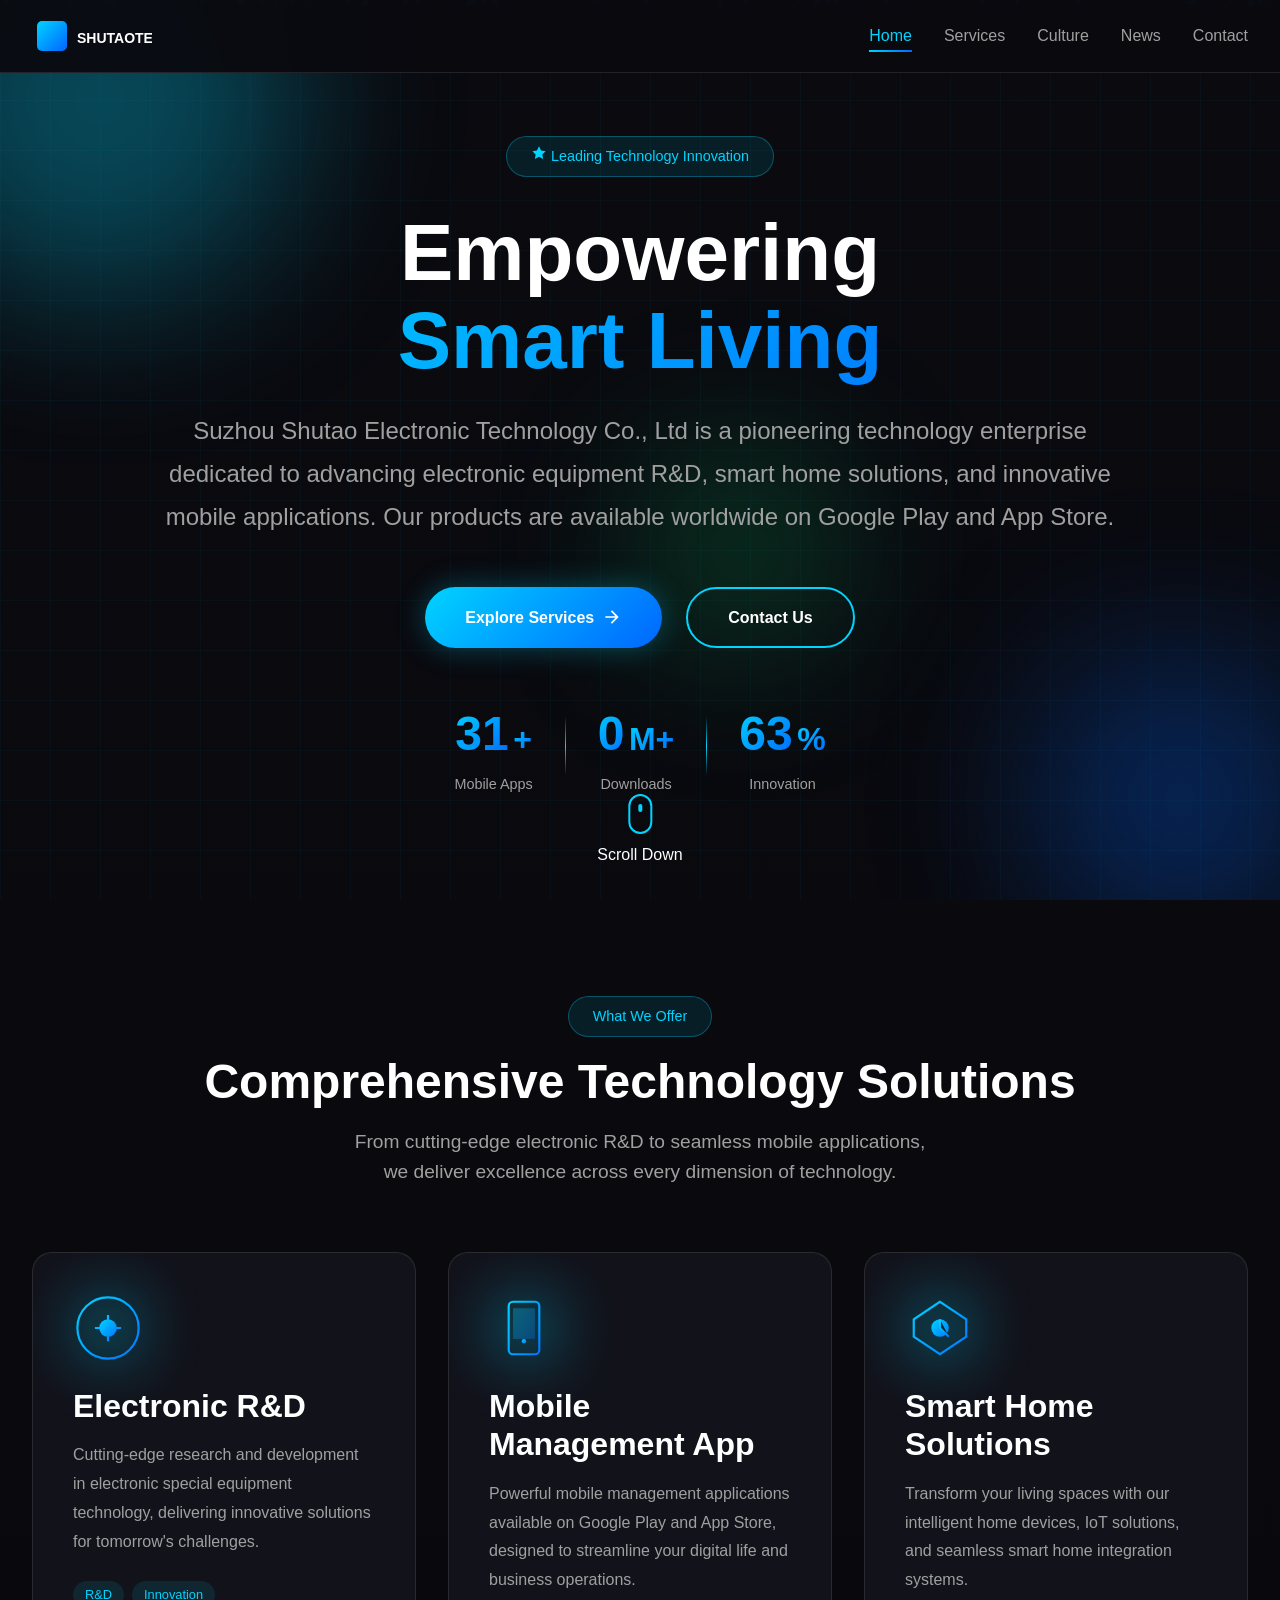
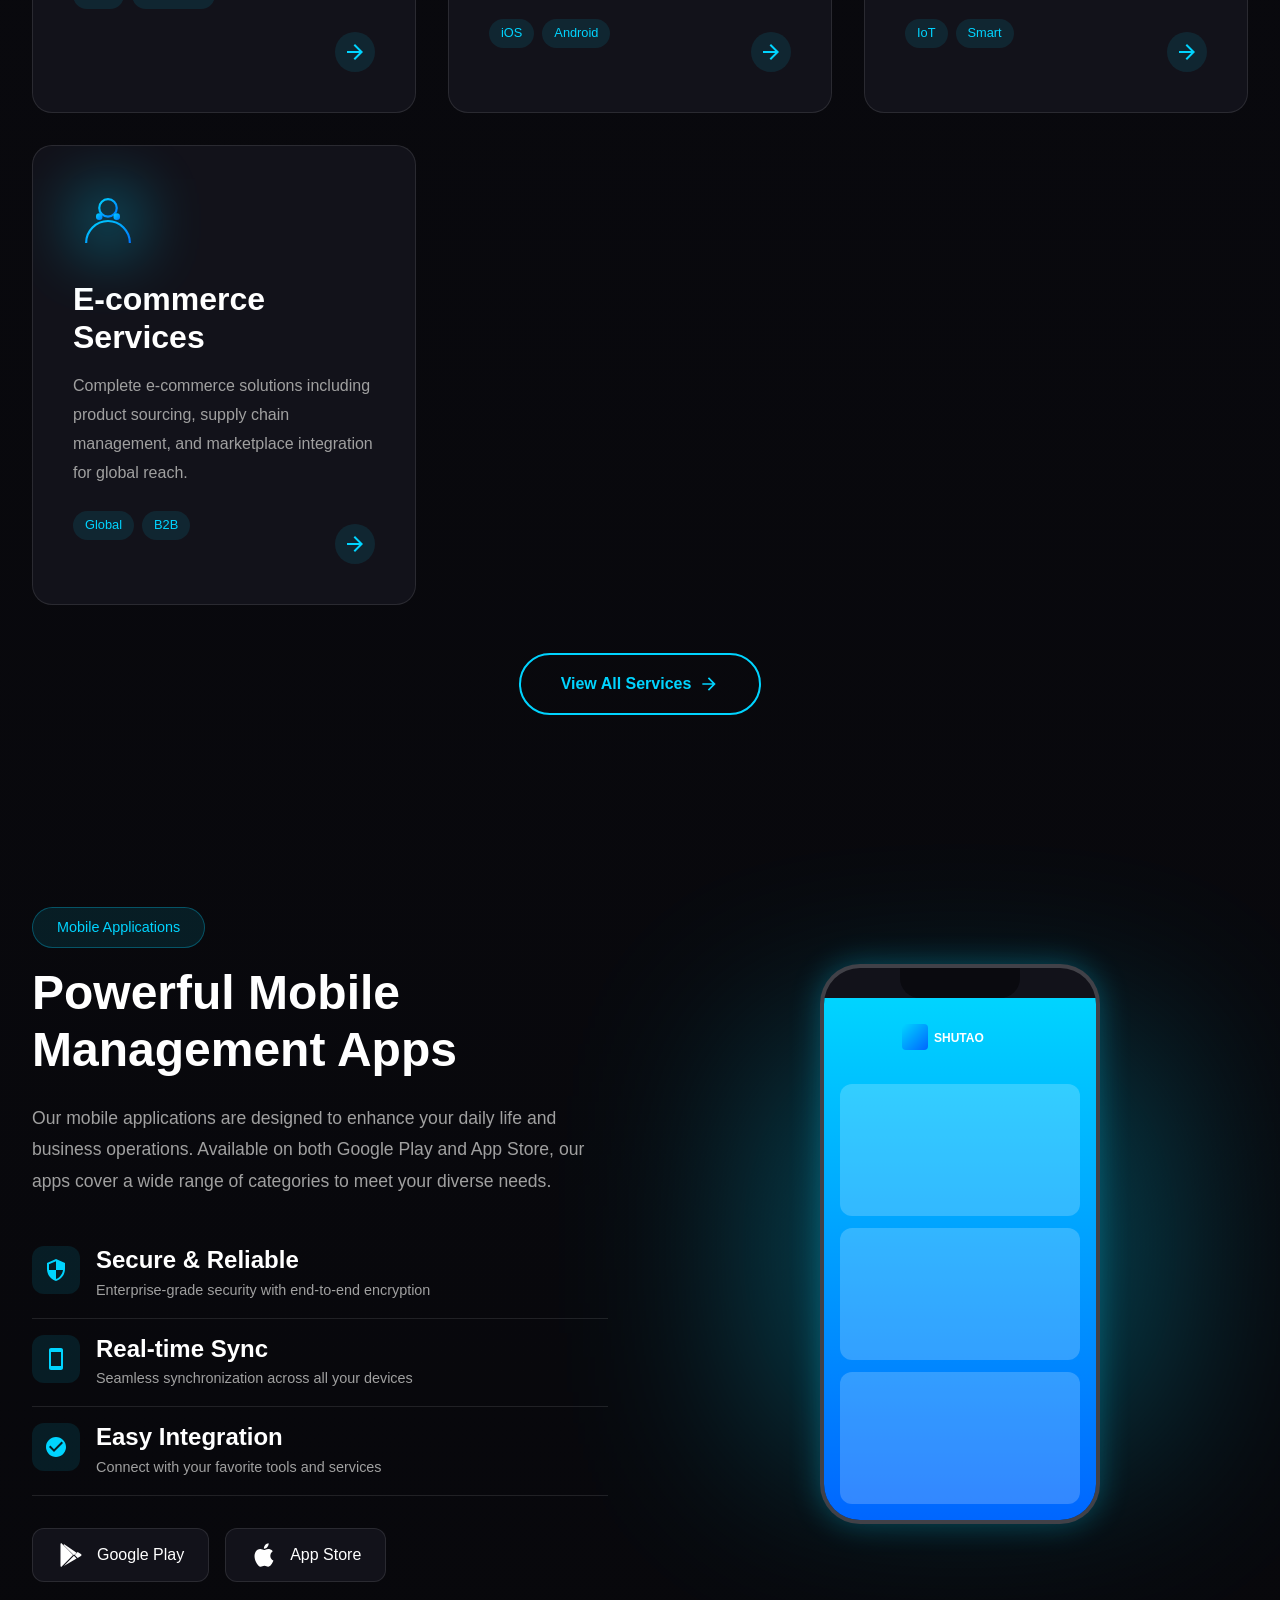
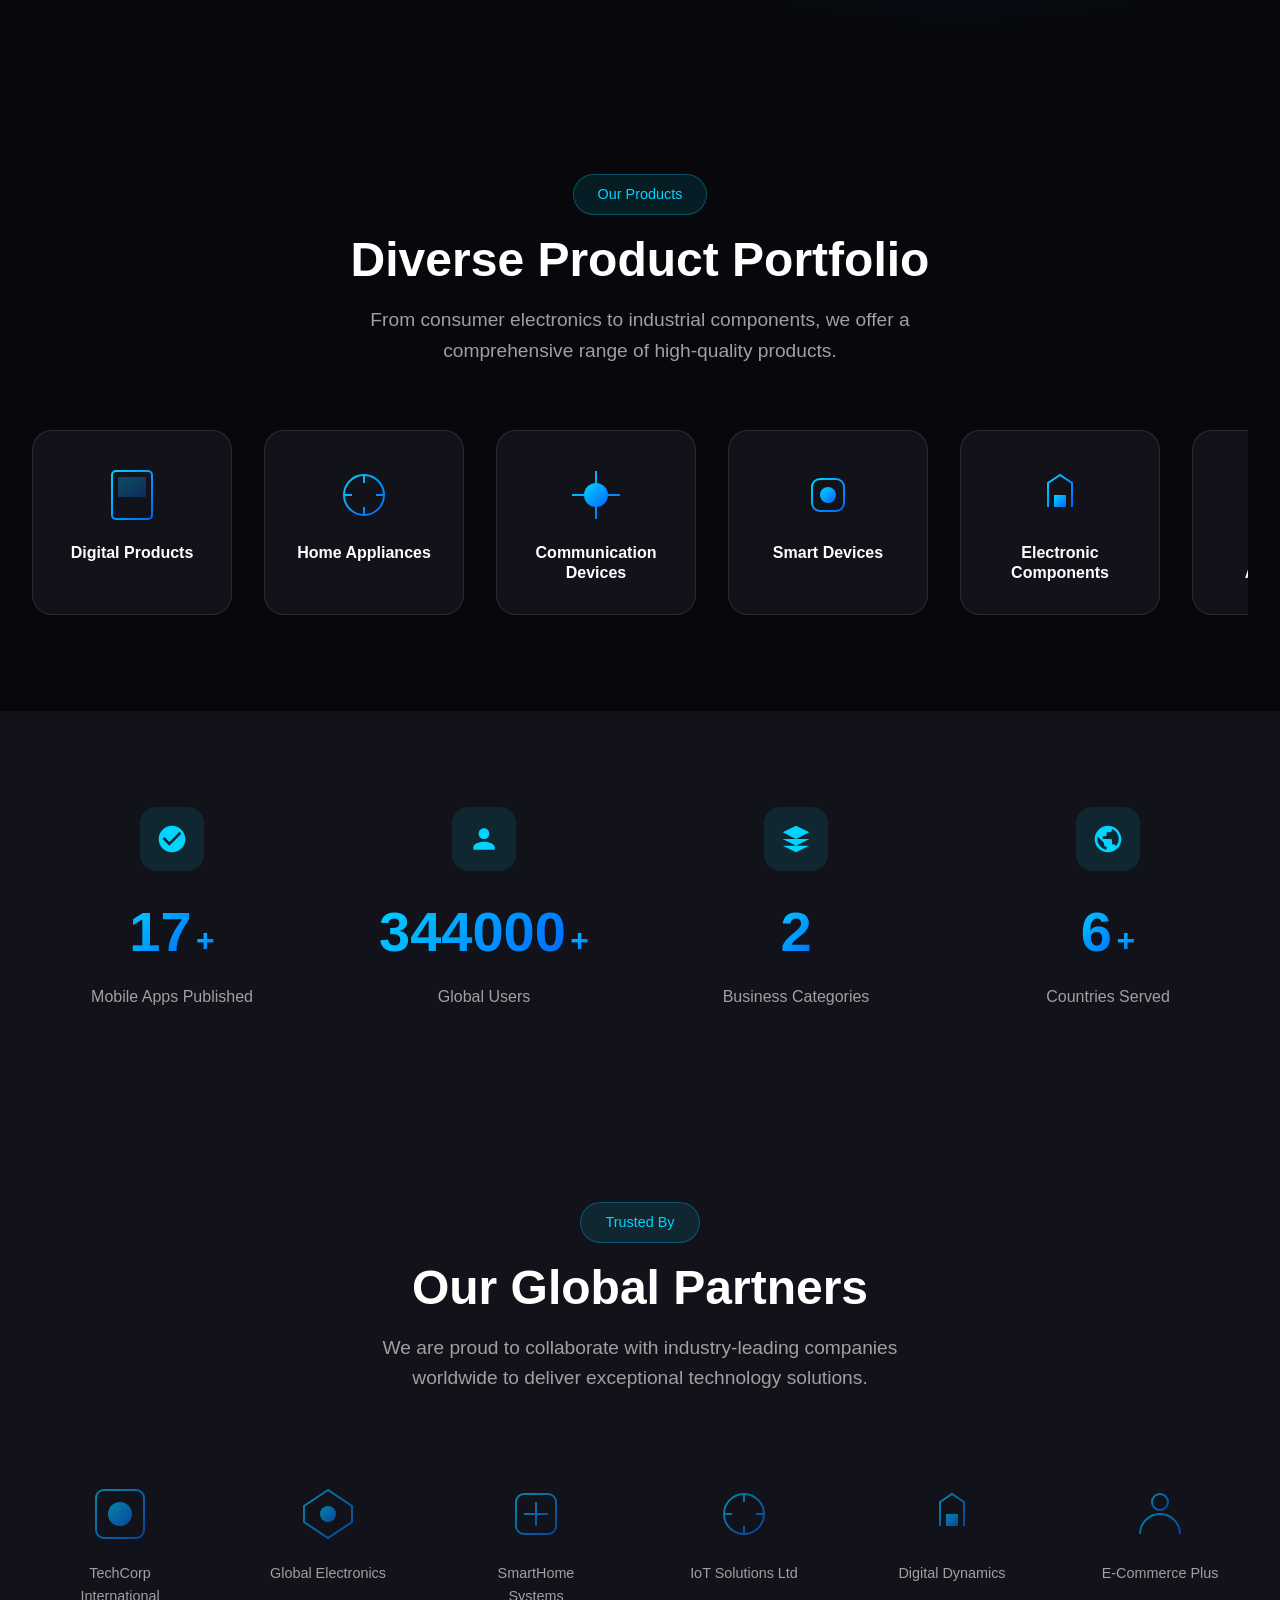
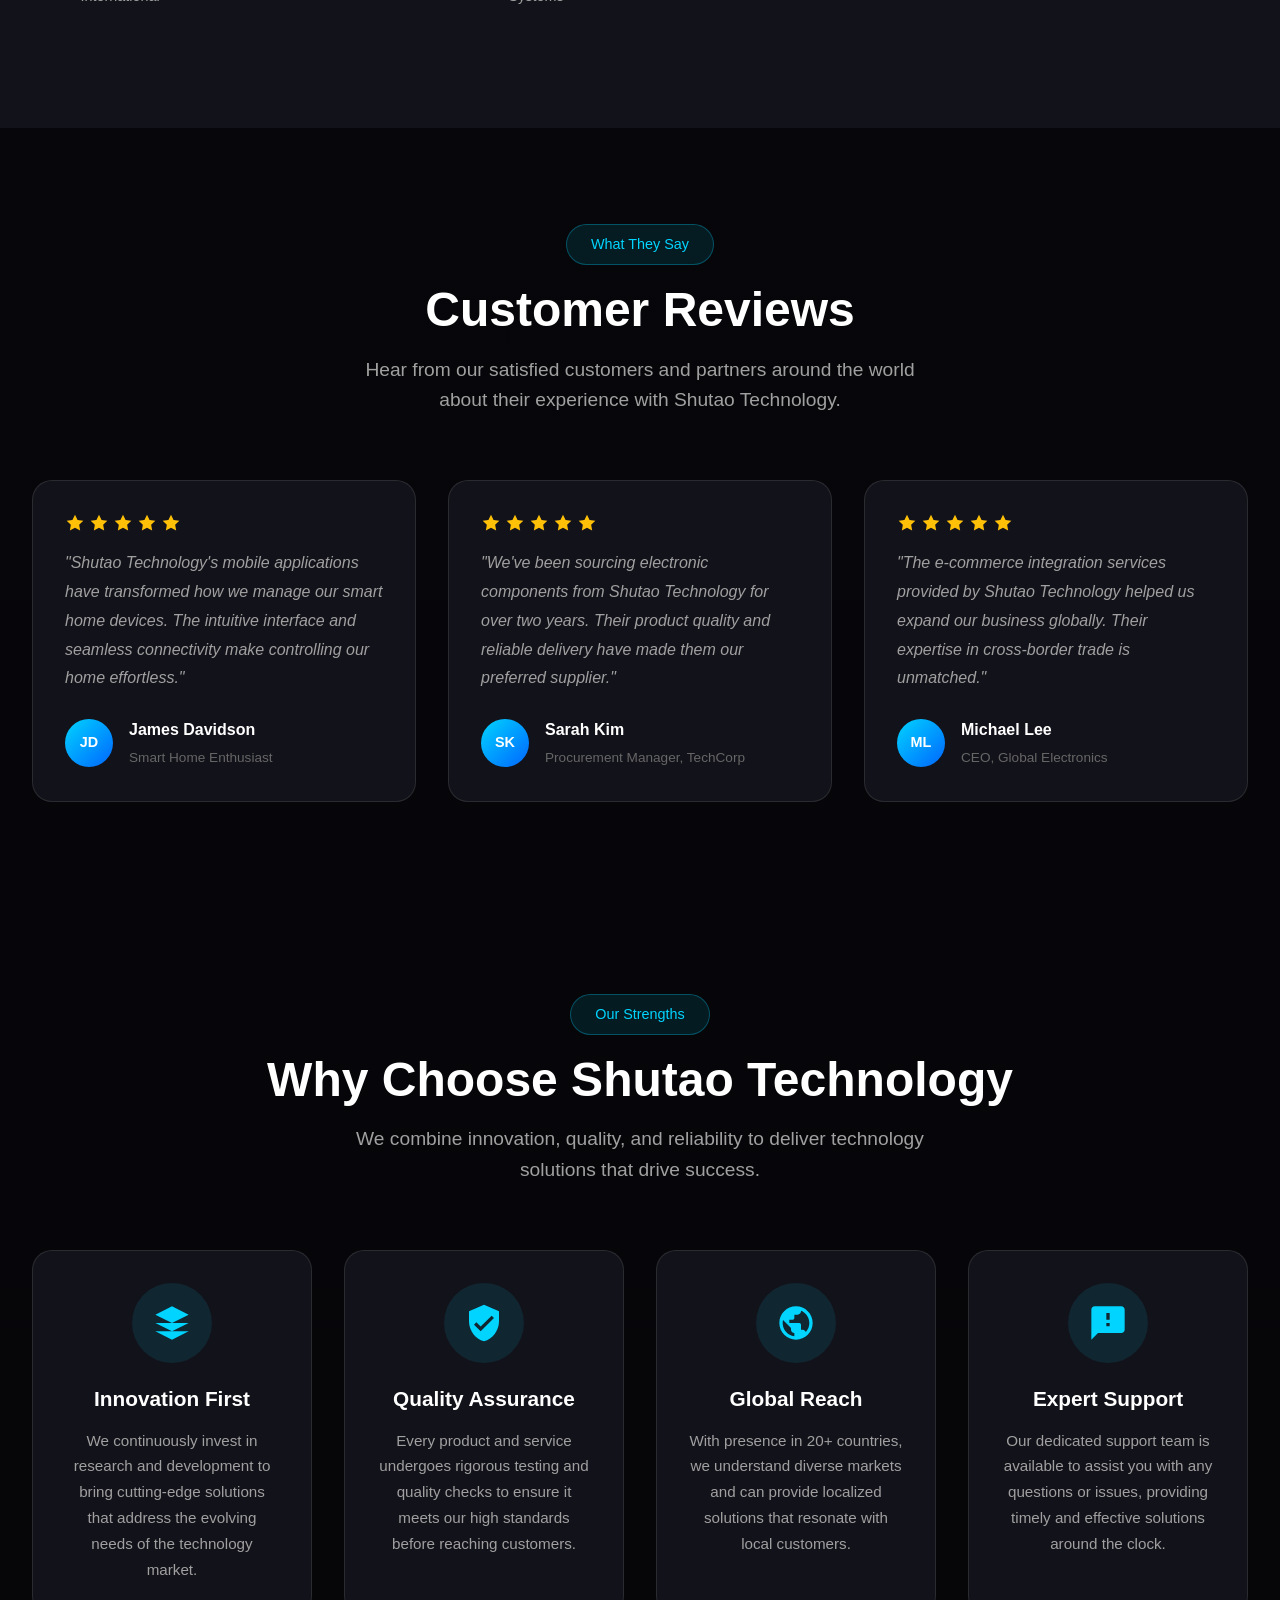
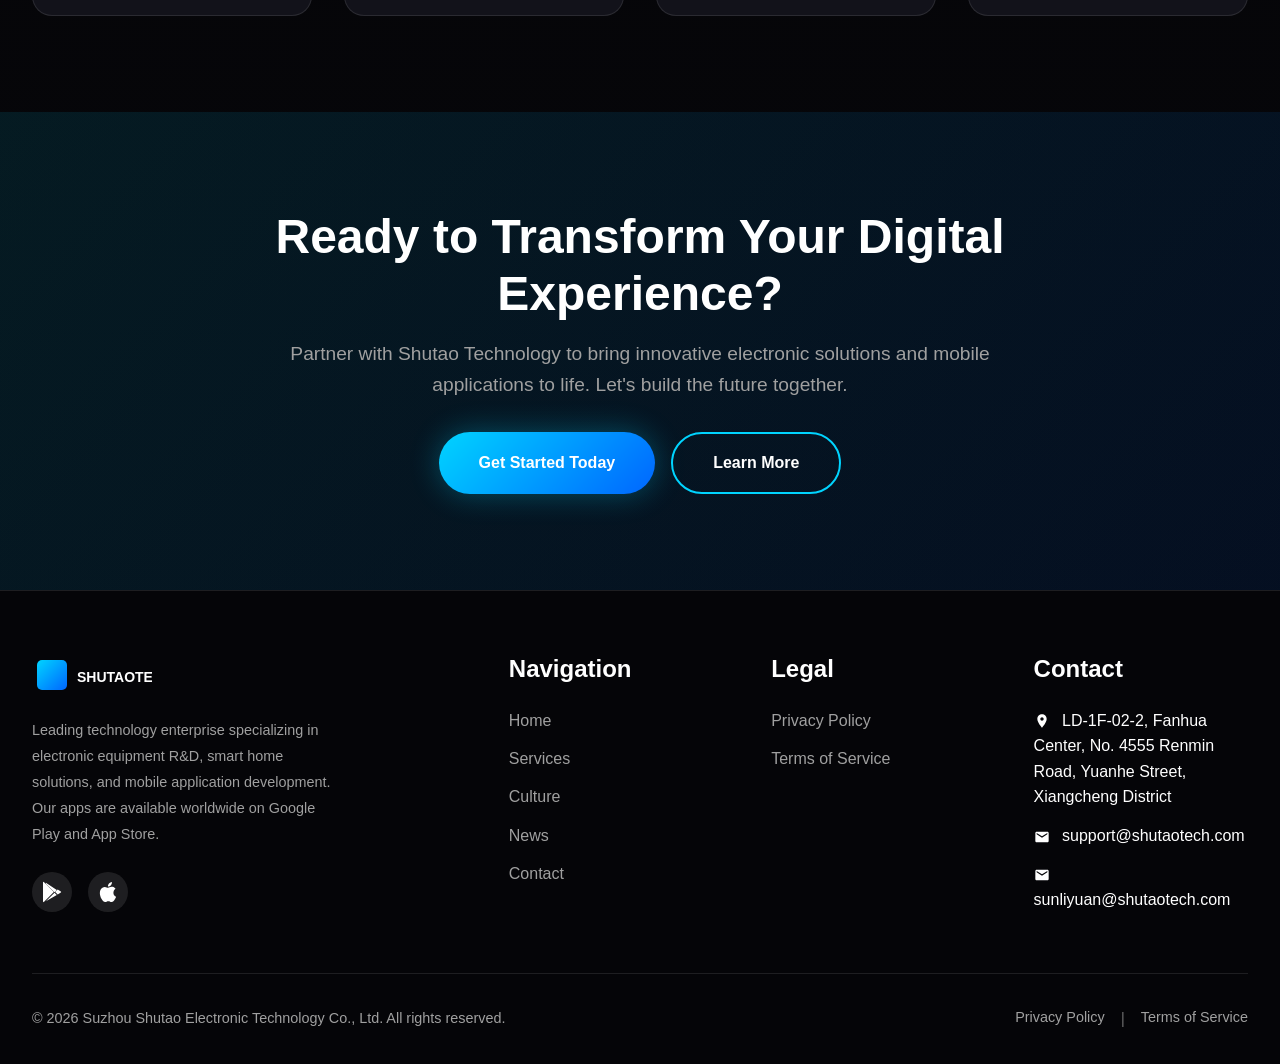
<file: index.html>
<!DOCTYPE html>
<html lang="en">
<head>
    <meta charset="UTF-8">
    <meta name="viewport" content="width=device-width, initial-scale=1.0">
    
    <!-- Primary Meta Tags -->
    <title>Suzhou Shutao Electronic Technology Co., Ltd | Smart Electronics & Mobile App Solutions</title>
    <meta name="title" content="Suzhou Shutao Electronic Technology Co., Ltd | Smart Electronics & Mobile App Solutions">
    <meta name="description" content="Leading technology company specializing in R&D of electronic equipment, smart home solutions, mobile app development, and e-commerce services. Available on Google Play and App Store.">
    <meta name="keywords" content="electronic technology, smart home, mobile app development, e-commerce, IoT devices, consumer electronics, digital products, smart devices, Suzhou technology company">
    <meta name="author" content="Suzhou Shutao Electronic Technology Co., Ltd">
    <meta name="robots" content="index, follow, max-image-preview:large, max-snippet:-1, max-video-preview:-1">
    
    <!-- Open Graph / Facebook -->
    <meta property="og:type" content="website">
    <meta property="og:url" content="https://shutaotech.com/">
    <meta property="og:title" content="Suzhou Shutao Electronic Technology Co., Ltd | Smart Electronics & Mobile App Solutions">
    <meta property="og:description" content="Leading technology company specializing in R&D of electronic equipment, smart home solutions, mobile app development, and e-commerce services.">
    <meta property="og:image" content="https://shutaotech.com/images/og-image.png">
    <meta property="og:locale" content="en_US">
    <meta property="og:site_name" content="Shutao Technology">
    
    <!-- Twitter -->
    <meta name="twitter:card" content="summary_large_image">
    <meta name="twitter:url" content="https://shutaotech.com/">
    <meta name="twitter:title" content="Suzhou Shutao Electronic Technology Co., Ltd | Smart Electronics & Mobile App Solutions">
    <meta name="twitter:description" content="Leading technology company specializing in R&D of electronic equipment, smart home solutions, mobile app development, and e-commerce services.">
    <meta name="twitter:image" content="https://shutaotech.com/images/og-image.png">
    
    <!-- Canonical URL -->
    <link rel="canonical" href="https://shutaotech.com/">
    
    <!-- Favicon -->
    <link rel="icon" type="image/svg+xml" href="images/logo.svg">
    
    <!-- Stylesheets -->
    <link rel="stylesheet" href="css/styles.css">
    
    <!-- Structured Data -->
    <script type="application/ld+json">
    {
        "@context": "https://schema.org",
        "@type": "Organization",
        "name": "Suzhou Shutao Electronic Technology Co., Ltd",
        "alternateName": "Shutao Technology",
        "url": "https://shutaotech.com",
        "logo": "https://shutaotech.com/images/logo.svg",
        "contactPoint": {
            "@type": "ContactPoint",
            "email": "support@shutaotech.com",
            "contactType": "customer service"
        },
        "address": {
            "@type": "PostalAddress",
            "streetAddress": "LD-1F-02-2, Fanhua Center, No. 4555 Renmin Road, Yuanhe Street, Xiangcheng District",
            "addressLocality": "Suzhou",
            "addressCountry": "CN"
        },
        "sameAs": [
            "https://play.google.com/store/apps/dev?id=shutaotech",
            "https://apps.apple.com/developer/shutaotech"
        ]
    }
    </script>
</head>
<body>
    <!-- Loading Overlay -->
    <div class="loading-overlay" id="loadingOverlay">
        <div class="loader">
            <div class="loader-inner"></div>
        </div>
    </div>

    <!-- Navigation -->
    <nav class="navbar" id="navbar">
        <div class="nav-container">
            <a href="index.html" class="nav-logo" aria-label="Shutao Technology Home">
                <svg viewBox="0 0 120 40" class="logo-svg" aria-hidden="true">
                    <defs>
                        <linearGradient id="logoGradient" x1="0%" y1="0%" x2="100%" y2="100%">
                            <stop offset="0%" style="stop-color:#00d4ff"/>
                            <stop offset="100%" style="stop-color:#0066ff"/>
                        </linearGradient>
                    </defs>
                    <rect x="5" y="5" width="30" height="30" rx="5" fill="url(#logoGradient)" class="logo-icon"/>
                    <text x="45" y="27" class="logo-text">SHUTAOTECH</text>
                </svg>
            </a>
            
            <button class="mobile-menu-btn" id="mobileMenuBtn" aria-label="Toggle menu" aria-expanded="false">
                <span></span>
                <span></span>
                <span></span>
            </button>
            
            <ul class="nav-links" id="navLinks">
                <li><a href="index.html" class="active">Home</a></li>
                <li><a href="services.html">Services</a></li>
                <li><a href="culture.html">Culture</a></li>
                <li><a href="news.html">News</a></li>
                <li><a href="contact.html">Contact</a></li>
            </ul>
        </div>
    </nav>

    <!-- Hero Section -->
    <section class="hero" id="hero">
        <div class="hero-background">
            <div class="grid-overlay"></div>
            <div class="gradient-orb orb-1"></div>
            <div class="gradient-orb orb-2"></div>
            <div class="gradient-orb orb-3"></div>
        </div>
        
        <div class="hero-particles" id="particles"></div>
        
        <div class="hero-content">
            <div class="hero-badge">
                <span class="badge-icon">
                    <svg viewBox="0 0 24 24" width="16" height="16">
                        <path fill="currentColor" d="M12 2L15.09 8.26L22 9.27L17 14.14L18.18 21.02L12 17.77L5.82 21.02L7 14.14L2 9.27L8.91 8.26L12 2Z"/>
                    </svg>
                </span>
                Leading Technology Innovation
            </div>
            
            <h1 class="hero-title">
                <span class="title-line">Empowering</span>
                <span class="title-line gradient-text">Smart Living</span>
            </h1>
            
            <p class="hero-subtitle">
                Suzhou Shutao Electronic Technology Co., Ltd is a pioneering technology enterprise dedicated to advancing electronic equipment R&D, smart home solutions, and innovative mobile applications. Our products are available worldwide on Google Play and App Store.
            </p>
            
            <div class="hero-buttons">
                <a href="services.html" class="btn btn-primary">
                    <span>Explore Services</span>
                    <svg viewBox="0 0 24 24" width="20" height="20">
                        <path fill="currentColor" d="M12 4l-1.41 1.41L16.17 11H4v2h12.17l-5.58 5.59L12 20l8-8z"/>
                    </svg>
                </a>
                <a href="contact.html" class="btn btn-secondary">
                    <span>Contact Us</span>
                </a>
            </div>
            
            <div class="hero-stats">
                <div class="stat-item">
                    <span class="stat-number" data-count="50">0</span>
                    <span class="stat-suffix">+</span>
                    <span class="stat-label">Mobile Apps</span>
                </div>
                <div class="stat-divider"></div>
                <div class="stat-item">
                    <span class="stat-number" data-count="1">0</span>
                    <span class="stat-suffix">M+</span>
                    <span class="stat-label">Downloads</span>
                </div>
                <div class="stat-divider"></div>
                <div class="stat-item">
                    <span class="stat-number" data-count="100">0</span>
                    <span class="stat-suffix">%</span>
                    <span class="stat-label">Innovation</span>
                </div>
            </div>
        </div>
        
        <div class="scroll-indicator">
            <div class="scroll-mouse">
                <div class="scroll-wheel"></div>
            </div>
            <span>Scroll Down</span>
        </div>
    </section>

    <!-- Services Overview -->
    <section class="section services-section" id="services">
        <div class="container">
            <div class="section-header">
                <span class="section-tag">What We Offer</span>
                <h2>Comprehensive Technology Solutions</h2>
                <p>From cutting-edge electronic R&D to seamless mobile applications, we deliver excellence across every dimension of technology.</p>
            </div>
            
            <div class="services-grid">
                <article class="service-card" data-service="electronics">
                    <div class="card-icon-wrapper">
                        <svg class="card-icon" viewBox="0 0 64 64">
                            <circle cx="32" cy="32" r="28" fill="none" stroke="url(#iconGradient)" stroke-width="2"/>
                            <path d="M20 32h24M32 20v24" stroke="url(#iconGradient)" stroke-width="2"/>
                            <circle cx="32" cy="32" r="8" fill="url(#iconGradient)"/>
                        </svg>
                        <div class="icon-glow"></div>
                    </div>
                    <h3>Electronic R&D</h3>
                    <p>Cutting-edge research and development in electronic special equipment technology, delivering innovative solutions for tomorrow's challenges.</p>
                    <div class="card-features">
                        <span class="feature-tag">R&D</span>
                        <span class="feature-tag">Innovation</span>
                    </div>
                    <div class="card-arrow">
                        <svg viewBox="0 0 24 24" width="24" height="24">
                            <path fill="currentColor" d="M12 4l-1.41 1.41L16.17 11H4v2h12.17l-5.58 5.59L12 20l8-8z"/>
                        </svg>
                    </div>
                </article>
                
                <article class="service-card" data-service="mobile">
                    <div class="card-icon-wrapper">
                        <svg class="card-icon" viewBox="0 0 64 64">
                            <rect x="18" y="8" width="28" height="48" rx="4" fill="none" stroke="url(#iconGradient)" stroke-width="2"/>
                            <line x1="24" y1="48" x2="40" y2="48" stroke="url(#iconGradient)" stroke-width="2"/>
                            <circle cx="32" cy="44" r="2" fill="url(#iconGradient)"/>
                            <rect x="22" y="14" width="20" height="28" fill="url(#iconGradient)" opacity="0.3"/>
                        </svg>
                        <div class="icon-glow"></div>
                    </div>
                    <h3>Mobile Management App</h3>
                    <p>Powerful mobile management applications available on Google Play and App Store, designed to streamline your digital life and business operations.</p>
                    <div class="card-features">
                        <span class="feature-tag">iOS</span>
                        <span class="feature-tag">Android</span>
                    </div>
                    <div class="card-arrow">
                        <svg viewBox="0 0 24 24" width="24" height="24">
                            <path fill="currentColor" d="M12 4l-1.41 1.41L16.17 11H4v2h12.17l-5.58 5.59L12 20l8-8z"/>
                        </svg>
                    </div>
                </article>
                
                <article class="service-card" data-service="smart">
                    <div class="card-icon-wrapper">
                        <svg class="card-icon" viewBox="0 0 64 64">
                            <path d="M32 8L8 24v16l24 16 24-16V24L32 8z" fill="none" stroke="url(#iconGradient)" stroke-width="2"/>
                            <circle cx="32" cy="32" r="8" fill="url(#iconGradient)"/>
                            <path d="M32 24v8l8 8" stroke="url(#iconGradient)" stroke-width="2"/>
                        </svg>
                        <div class="icon-glow"></div>
                    </div>
                    <h3>Smart Home Solutions</h3>
                    <p>Transform your living spaces with our intelligent home devices, IoT solutions, and seamless smart home integration systems.</p>
                    <div class="card-features">
                        <span class="feature-tag">IoT</span>
                        <span class="feature-tag">Smart</span>
                    </div>
                    <div class="card-arrow">
                        <svg viewBox="0 0 24 24" width="24" height="24">
                            <path fill="currentColor" d="M12 4l-1.41 1.41L16.17 11H4v2h12.17l-5.58 5.59L12 20l8-8z"/>
                        </svg>
                    </div>
                </article>
                
                <article class="service-card" data-service="ecommerce">
                    <div class="card-icon-wrapper">
                        <svg class="card-icon" viewBox="0 0 64 64">
                            <circle cx="32" cy="20" r="8" fill="none" stroke="url(#iconGradient)" stroke-width="2"/>
                            <path d="M12 52c0-11 9-20 20-20s20 9 20 20" fill="none" stroke="url(#iconGradient)" stroke-width="2"/>
                            <circle cx="24" cy="28" r="3" fill="url(#iconGradient)"/>
                            <circle cx="40" cy="28" r="3" fill="url(#iconGradient)"/>
                        </svg>
                        <div class="icon-glow"></div>
                    </div>
                    <h3>E-commerce Services</h3>
                    <p>Complete e-commerce solutions including product sourcing, supply chain management, and marketplace integration for global reach.</p>
                    <div class="card-features">
                        <span class="feature-tag">Global</span>
                        <span class="feature-tag">B2B</span>
                    </div>
                    <div class="card-arrow">
                        <svg viewBox="0 0 24 24" width="24" height="24">
                            <path fill="currentColor" d="M12 4l-1.41 1.41L16.17 11H4v2h12.17l-5.58 5.59L12 20l8-8z"/>
                        </svg>
                    </div>
                </article>
            </div>
            
            <div class="section-cta">
                <a href="services.html" class="btn btn-outline">
                    View All Services
                    <svg viewBox="0 0 24 24" width="20" height="20">
                        <path fill="currentColor" d="M12 4l-1.41 1.41L16.17 11H4v2h12.17l-5.58 5.59L12 20l8-8z"/>
                    </svg>
                </a>
            </div>
        </div>
    </section>

    <!-- Mobile App Showcase -->
    <section class="section app-showcase-section" id="mobile-app">
        <div class="container">
            <div class="showcase-grid">
                <div class="showcase-content">
                    <span class="section-tag">Mobile Applications</span>
                    <h2>Powerful Mobile Management Apps</h2>
                    <p class="showcase-description">
                        Our mobile applications are designed to enhance your daily life and business operations. Available on both Google Play and App Store, our apps cover a wide range of categories to meet your diverse needs.
                    </p>
                    
                    <div class="app-features">
                        <div class="feature-item">
                            <div class="feature-icon">
                                <svg viewBox="0 0 24 24" width="24" height="24">
                                    <path fill="currentColor" d="M12 1L3 5v6c0 5.55 3.84 10.74 9 12 5.16-1.26 9-6.45 9-12V5l-9-4zm0 10.99h7c-.53 4.12-3.28 7.79-7 8.94V12H5V6.3l7-3.11v8.8z"/>
                                </svg>
                            </div>
                            <div class="feature-text">
                                <h4>Secure & Reliable</h4>
                                <p>Enterprise-grade security with end-to-end encryption</p>
                            </div>
                        </div>
                        
                        <div class="feature-item">
                            <div class="feature-icon">
                                <svg viewBox="0 0 24 24" width="24" height="24">
                                    <path fill="currentColor" d="M17 1.01L7 1c-1.1 0-2 .9-2 2v18c0 1.1.9 2 2 2h10c1.1 0 2-.9 2-2V3c0-1.1-.9-1.99-2-1.99zM17 19H7V5h10v14z"/>
                                </svg>
                            </div>
                            <div class="feature-text">
                                <h4>Real-time Sync</h4>
                                <p>Seamless synchronization across all your devices</p>
                            </div>
                        </div>
                        
                        <div class="feature-item">
                            <div class="feature-icon">
                                <svg viewBox="0 0 24 24" width="24" height="24">
                                    <path fill="currentColor" d="M12 2C6.48 2 2 6.48 2 12s4.48 10 10 10 10-4.48 10-10S17.52 2 12 2zm-2 15l-5-5 1.41-1.41L10 14.17l7.59-7.59L19 8l-9 9z"/>
                                </svg>
                            </div>
                            <div class="feature-text">
                                <h4>Easy Integration</h4>
                                <p>Connect with your favorite tools and services</p>
                            </div>
                        </div>
                    </div>
                    
                    <div class="app-stores">
                        <a href="https://play.google.com/store/apps/dev?id=shutaotech" class="store-btn" target="_blank" rel="noopener">
                            <svg viewBox="0 0 24 24" width="28" height="28">
                                <path fill="currentColor" d="M3.609 1.814L13.792 12 3.61 22.186a.996.996 0 01-.61-.92V2.734a1 1 0 01.609-.92zm10.89 10.893l2.302 2.302-10.937 6.333 8.635-8.635zm3.199-3.198l2.807 1.626a1 1 0 010 1.73l-2.808 1.626L15.206 12l2.492-2.491zM5.864 2.658L16.8 9.99l-2.302 2.302-8.634-8.634z"/>
                            </svg>
                            <span>Google Play</span>
                        </a>
                        <a href="https://apps.apple.com/developer/shutaotech" class="store-btn" target="_blank" rel="noopener">
                            <svg viewBox="0 0 24 24" width="28" height="28">
                                <path fill="currentColor" d="M18.71 19.5c-.83 1.24-1.71 2.45-3.05 2.47-1.34.03-1.77-.79-3.29-.79-1.53 0-2 .77-3.27.82-1.31.05-2.3-1.32-3.14-2.53C4.25 17 2.94 12.45 4.7 9.39c.87-1.52 2.43-2.48 4.12-2.51 1.28-.02 2.5.87 3.29.87.78 0 2.26-1.07 3.81-.91.65.03 2.47.26 3.64 1.98-.09.06-2.17 1.28-2.15 3.81.03 3.02 2.65 4.03 2.68 4.04-.03.07-.42 1.44-1.38 2.83M13 3.5c.73-.83 1.94-1.46 2.94-1.5.13 1.17-.34 2.35-1.04 3.19-.69.85-1.83 1.51-2.95 1.42-.15-1.15.41-2.35 1.05-3.11z"/>
                            </svg>
                            <span>App Store</span>
                        </a>
                    </div>
                </div>
                
                <div class="showcase-visual">
                    <div class="phone-showcase">
                        <div class="phone-frame">
                            <div class="phone-notch"></div>
                            <div class="phone-screen">
                                <div class="app-preview">
                                    <div class="app-header">
                                        <svg viewBox="0 0 120 30" class="app-logo">
                                            <rect x="2" y="2" width="26" height="26" rx="4" fill="url(#logoGradient)"/>
                                            <text x="34" y="20" fill="white" font-size="12" font-weight="bold">SHUTAO</text>
                                        </svg>
                                    </div>
                                    <div class="app-content">
                                        <div class="app-card"></div>
                                        <div class="app-card"></div>
                                        <div class="app-card"></div>
                                    </div>
                                </div>
                            </div>
                        </div>
                        <div class="phone-glow"></div>
                    </div>
                </div>
            </div>
        </div>
    </section>

    <!-- Products Section -->
    <section class="section products-section" id="products">
        <div class="container">
            <div class="section-header">
                <span class="section-tag">Our Products</span>
                <h2>Diverse Product Portfolio</h2>
                <p>From consumer electronics to industrial components, we offer a comprehensive range of high-quality products.</p>
            </div>
            
            <div class="products-carousel">
                <div class="products-track">
                    <div class="product-item">
                        <div class="product-icon">
                            <svg viewBox="0 0 64 64">
                                <rect x="12" y="8" width="40" height="48" rx="4" fill="none" stroke="url(#iconGradient)" stroke-width="2"/>
                                <rect x="18" y="14" width="28" height="20" fill="url(#iconGradient)" opacity="0.3"/>
                            </svg>
                        </div>
                        <h4>Digital Products</h4>
                    </div>
                    <div class="product-item">
                        <div class="product-icon">
                            <svg viewBox="0 0 64 64">
                                <circle cx="32" cy="32" r="20" fill="none" stroke="url(#iconGradient)" stroke-width="2"/>
                                <path d="M32 12v8M32 44v8M12 32h8M44 32h8" stroke="url(#iconGradient)" stroke-width="2"/>
                            </svg>
                        </div>
                        <h4>Home Appliances</h4>
                    </div>
                    <div class="product-item">
                        <div class="product-icon">
                            <svg viewBox="0 0 64 64">
                                <path d="M32 8v48M8 32h48" stroke="url(#iconGradient)" stroke-width="2"/>
                                <circle cx="32" cy="32" r="12" fill="url(#iconGradient)"/>
                            </svg>
                        </div>
                        <h4>Communication Devices</h4>
                    </div>
                    <div class="product-item">
                        <div class="product-icon">
                            <svg viewBox="0 0 64 64">
                                <rect x="16" y="16" width="32" height="32" rx="8" fill="none" stroke="url(#iconGradient)" stroke-width="2"/>
                                <circle cx="32" cy="32" r="8" fill="url(#iconGradient)"/>
                            </svg>
                        </div>
                        <h4>Smart Devices</h4>
                    </div>
                    <div class="product-item">
                        <div class="product-icon">
                            <svg viewBox="0 0 64 64">
                                <path d="M20 44V20l12-8 12 8v24" fill="none" stroke="url(#iconGradient)" stroke-width="2"/>
                                <rect x="26" y="32" width="12" height="12" fill="url(#iconGradient)"/>
                            </svg>
                        </div>
                        <h4>Electronic Components</h4>
                    </div>
                    <div class="product-item">
                        <div class="product-icon">
                            <svg viewBox="0 0 64 64">
                                <path d="M8 56V24l24-16 24 16v32" fill="none" stroke="url(#iconGradient)" stroke-width="2"/>
                                <circle cx="32" cy="36" r="6" fill="url(#iconGradient)"/>
                            </svg>
                        </div>
                        <h4>Hardware Accessories</h4>
                    </div>
                </div>
            </div>
        </div>
    </section>

    <!-- Stats Section -->
    <section class="section stats-section">
        <div class="container">
            <div class="stats-grid">
                <div class="stat-box">
                    <div class="stat-icon">
                        <svg viewBox="0 0 24 24" width="32" height="32">
                            <path fill="currentColor" d="M12 2C6.48 2 2 6.48 2 12s4.48 10 10 10 10-4.48 10-10S17.52 2 12 2zm-2 15l-5-5 1.41-1.41L10 14.17l7.59-7.59L19 8l-9 9z"/>
                        </svg>
                    </div>
                    <span class="stat-number" data-count="50">0</span>
                    <span class="stat-suffix">+</span>
                    <span class="stat-label">Mobile Apps Published</span>
                </div>
                <div class="stat-box">
                    <div class="stat-icon">
                        <svg viewBox="0 0 24 24" width="32" height="32">
                            <path fill="currentColor" d="M12 12c2.21 0 4-1.79 4-4s-1.79-4-4-4-4 1.79-4 4 1.79 4 4 4zm0 2c-2.67 0-8 1.34-8 4v2h16v-2c0-2.66-5.33-4-8-4z"/>
                        </svg>
                    </div>
                    <span class="stat-number" data-count="1000000">0</span>
                    <span class="stat-suffix">+</span>
                    <span class="stat-label">Global Users</span>
                </div>
                <div class="stat-box">
                    <div class="stat-icon">
                        <svg viewBox="0 0 24 24" width="32" height="32">
                            <path fill="currentColor" d="M12 2L2 7l10 5 10-5-10-5zM2 17l10 5 10-5M2 12l10 5 10-5"/>
                        </svg>
                    </div>
                    <span class="stat-number" data-count="6">0</span>
                    <span class="stat-suffix"></span>
                    <span class="stat-label">Business Categories</span>
                </div>
                <div class="stat-box">
                    <div class="stat-icon">
                        <svg viewBox="0 0 24 24" width="32" height="32">
                            <path fill="currentColor" d="M12 2C6.48 2 2 6.48 2 12s4.48 10 10 10 10-4.48 10-10S17.52 2 12 2zm-1 17.93c-3.95-.49-7-3.85-7-7.93 0-.62.08-1.21.21-1.79L9 15v1c0 1.1.9 2 2 2v1.93zm6.9-2.54c-.26-.81-1-1.39-1.9-1.39h-1v-3c0-.55-.45-1-1-1H8v-2h2c.55 0 1-.45 1-1V7h2c1.1 0 2-.9 2-2v-.41c2.93 1.19 5 4.06 5 7.41 0 2.08-.8 3.97-2.1 5.39z"/>
                        </svg>
                    </div>
                    <span class="stat-number" data-count="20">0</span>
                    <span class="stat-suffix">+</span>
                    <span class="stat-label">Countries Served</span>
                </div>
            </div>
        </div>
    </section>

    <!-- Partners Section -->
    <section class="section partners-section">
        <div class="container">
            <div class="section-header">
                <span class="section-tag">Trusted By</span>
                <h2>Our Global Partners</h2>
                <p>We are proud to collaborate with industry-leading companies worldwide to deliver exceptional technology solutions.</p>
            </div>
            <div class="partners-grid">
                <div class="partner-item">
                    <svg viewBox="0 0 64 64" class="partner-icon"><rect x="8" y="8" width="48" height="48" rx="8" fill="none" stroke="url(#iconGradient)" stroke-width="2"/><circle cx="32" cy="32" r="12" fill="url(#iconGradient)"/></svg>
                    <span>TechCorp International</span>
                </div>
                <div class="partner-item">
                    <svg viewBox="0 0 64 64" class="partner-icon"><path d="M32 8L8 24v16l24 16 24-16V24L32 8z" fill="none" stroke="url(#iconGradient)" stroke-width="2"/><circle cx="32" cy="32" r="8" fill="url(#iconGradient)"/></svg>
                    <span>Global Electronics</span>
                </div>
                <div class="partner-item">
                    <svg viewBox="0 0 64 64" class="partner-icon"><rect x="12" y="12" width="40" height="40" rx="8" fill="none" stroke="url(#iconGradient)" stroke-width="2"/><path d="M20 32h24M32 20v24" stroke="url(#iconGradient)" stroke-width="2"/></svg>
                    <span>SmartHome Systems</span>
                </div>
                <div class="partner-item">
                    <svg viewBox="0 0 64 64" class="partner-icon"><circle cx="32" cy="32" r="20" fill="none" stroke="url(#iconGradient)" stroke-width="2"/><path d="M32 12v8M32 44v8M12 32h8M44 32h8" stroke="url(#iconGradient)" stroke-width="2"/></svg>
                    <span>IoT Solutions Ltd</span>
                </div>
                <div class="partner-item">
                    <svg viewBox="0 0 64 64" class="partner-icon"><path d="M20 44V20l12-8 12 8v24" fill="none" stroke="url(#iconGradient)" stroke-width="2"/><rect x="26" y="32" width="12" height="12" fill="url(#iconGradient)"/></svg>
                    <span>Digital Dynamics</span>
                </div>
                <div class="partner-item">
                    <svg viewBox="0 0 64 64" class="partner-icon"><circle cx="32" cy="20" r="8" fill="none" stroke="url(#iconGradient)" stroke-width="2"/><path d="M12 52c0-11 9-20 20-20s20 9 20 20" fill="none" stroke="url(#iconGradient)" stroke-width="2"/></svg>
                    <span>E-Commerce Plus</span>
                </div>
            </div>
        </div>
    </section>

    <!-- Testimonials Section -->
    <section class="section testimonials-section">
        <div class="container">
            <div class="section-header">
                <span class="section-tag">What They Say</span>
                <h2>Customer Reviews</h2>
                <p>Hear from our satisfied customers and partners around the world about their experience with Shutao Technology.</p>
            </div>
            <div class="testimonials-grid">
                <article class="testimonial-card">
                    <div class="testimonial-stars">
                        <svg viewBox="0 0 24 24" width="20" height="20"><path fill="currentColor" d="M12 2L15.09 8.26L22 9.27L17 14.14L18.18 21.02L12 17.77L5.82 21.02L7 14.14L2 9.27L8.91 8.26L12 2Z"/></svg>
                        <svg viewBox="0 0 24 24" width="20" height="20"><path fill="currentColor" d="M12 2L15.09 8.26L22 9.27L17 14.14L18.18 21.02L12 17.77L5.82 21.02L7 14.14L2 9.27L8.91 8.26L12 2Z"/></svg>
                        <svg viewBox="0 0 24 24" width="20" height="20"><path fill="currentColor" d="M12 2L15.09 8.26L22 9.27L17 14.14L18.18 21.02L12 17.77L5.82 21.02L7 14.14L2 9.27L8.91 8.26L12 2Z"/></svg>
                        <svg viewBox="0 0 24 24" width="20" height="20"><path fill="currentColor" d="M12 2L15.09 8.26L22 9.27L17 14.14L18.18 21.02L12 17.77L5.82 21.02L7 14.14L2 9.27L8.91 8.26L12 2Z"/></svg>
                        <svg viewBox="0 0 24 24" width="20" height="20"><path fill="currentColor" d="M12 2L15.09 8.26L22 9.27L17 14.14L18.18 21.02L12 17.77L5.82 21.02L7 14.14L2 9.27L8.91 8.26L12 2Z"/></svg>
                    </div>
                    <p class="testimonial-text">"Shutao Technology's mobile applications have transformed how we manage our smart home devices. The intuitive interface and seamless connectivity make controlling our home effortless."</p>
                    <div class="testimonial-author">
                        <div class="author-avatar">JD</div>
                        <div class="author-info">
                            <strong>James Davidson</strong>
                            <span>Smart Home Enthusiast</span>
                        </div>
                    </div>
                </article>
                <article class="testimonial-card">
                    <div class="testimonial-stars">
                        <svg viewBox="0 0 24 24" width="20" height="20"><path fill="currentColor" d="M12 2L15.09 8.26L22 9.27L17 14.14L18.18 21.02L12 17.77L5.82 21.02L7 14.14L2 9.27L8.91 8.26L12 2Z"/></svg>
                        <svg viewBox="0 0 24 24" width="20" height="20"><path fill="currentColor" d="M12 2L15.09 8.26L22 9.27L17 14.14L18.18 21.02L12 17.77L5.82 21.02L7 14.14L2 9.27L8.91 8.26L12 2Z"/></svg>
                        <svg viewBox="0 0 24 24" width="20" height="20"><path fill="currentColor" d="M12 2L15.09 8.26L22 9.27L17 14.14L18.18 21.02L12 17.77L5.82 21.02L7 14.14L2 9.27L8.91 8.26L12 2Z"/></svg>
                        <svg viewBox="0 0 24 24" width="20" height="20"><path fill="currentColor" d="M12 2L15.09 8.26L22 9.27L17 14.14L18.18 21.02L12 17.77L5.82 21.02L7 14.14L2 9.27L8.91 8.26L12 2Z"/></svg>
                        <svg viewBox="0 0 24 24" width="20" height="20"><path fill="currentColor" d="M12 2L15.09 8.26L22 9.27L17 14.14L18.18 21.02L12 17.77L5.82 21.02L7 14.14L2 9.27L8.91 8.26L12 2Z"/></svg>
                    </div>
                    <p class="testimonial-text">"We've been sourcing electronic components from Shutao Technology for over two years. Their product quality and reliable delivery have made them our preferred supplier."</p>
                    <div class="testimonial-author">
                        <div class="author-avatar">SK</div>
                        <div class="author-info">
                            <strong>Sarah Kim</strong>
                            <span>Procurement Manager, TechCorp</span>
                        </div>
                    </div>
                </article>
                <article class="testimonial-card">
                    <div class="testimonial-stars">
                        <svg viewBox="0 0 24 24" width="20" height="20"><path fill="currentColor" d="M12 2L15.09 8.26L22 9.27L17 14.14L18.18 21.02L12 17.77L5.82 21.02L7 14.14L2 9.27L8.91 8.26L12 2Z"/></svg>
                        <svg viewBox="0 0 24 24" width="20" height="20"><path fill="currentColor" d="M12 2L15.09 8.26L22 9.27L17 14.14L18.18 21.02L12 17.77L5.82 21.02L7 14.14L2 9.27L8.91 8.26L12 2Z"/></svg>
                        <svg viewBox="0 0 24 24" width="20" height="20"><path fill="currentColor" d="M12 2L15.09 8.26L22 9.27L17 14.14L18.18 21.02L12 17.77L5.82 21.02L7 14.14L2 9.27L8.91 8.26L12 2Z"/></svg>
                        <svg viewBox="0 0 24 24" width="20" height="20"><path fill="currentColor" d="M12 2L15.09 8.26L22 9.27L17 14.14L18.18 21.02L12 17.77L5.82 21.02L7 14.14L2 9.27L8.91 8.26L12 2Z"/></svg>
                        <svg viewBox="0 0 24 24" width="20" height="20"><path fill="currentColor" d="M12 2L15.09 8.26L22 9.27L17 14.14L18.18 21.02L12 17.77L5.82 21.02L7 14.14L2 9.27L8.91 8.26L12 2Z"/></svg>
                    </div>
                    <p class="testimonial-text">"The e-commerce integration services provided by Shutao Technology helped us expand our business globally. Their expertise in cross-border trade is unmatched."</p>
                    <div class="testimonial-author">
                        <div class="author-avatar">ML</div>
                        <div class="author-info">
                            <strong>Michael Lee</strong>
                            <span>CEO, Global Electronics</span>
                        </div>
                    </div>
                </article>
            </div>
        </div>
    </section>

    <!-- Why Choose Us Section -->
    <section class="section why-section">
        <div class="container">
            <div class="section-header">
                <span class="section-tag">Our Strengths</span>
                <h2>Why Choose Shutao Technology</h2>
                <p>We combine innovation, quality, and reliability to deliver technology solutions that drive success.</p>
            </div>
            <div class="why-grid">
                <div class="why-card">
                    <div class="why-icon">
                        <svg viewBox="0 0 24 24" width="40" height="40"><path fill="currentColor" d="M12 2L2 7l10 5 10-5-10-5zM2 17l10 5 10-5M2 12l10 5 10-5"/></svg>
                    </div>
                    <h3>Innovation First</h3>
                    <p>We continuously invest in research and development to bring cutting-edge solutions that address the evolving needs of the technology market.</p>
                </div>
                <div class="why-card">
                    <div class="why-icon">
                        <svg viewBox="0 0 24 24" width="40" height="40"><path fill="currentColor" d="M12 1L3 5v6c0 5.55 3.84 10.74 9 12 5.16-1.26 9-6.45 9-12V5l-9-4zm-2 16l-4-4 1.41-1.41L10 14.17l6.59-6.59L18 9l-8 8z"/></svg>
                    </div>
                    <h3>Quality Assurance</h3>
                    <p>Every product and service undergoes rigorous testing and quality checks to ensure it meets our high standards before reaching customers.</p>
                </div>
                <div class="why-card">
                    <div class="why-icon">
                        <svg viewBox="0 0 24 24" width="40" height="40"><path fill="currentColor" d="M12 2C6.48 2 2 6.48 2 12s4.48 10 10 10 10-4.48 10-10S17.52 2 12 2zm-1 17.93c-3.95-.49-7-3.85-7-7.93 0-.62.08-1.21.21-1.79L9 15v1c0 1.1.9 2 2 2v1.93zm6.9-2.54c-.26-.81-1-1.39-1.9-1.39h-1v-3c0-.55-.45-1-1-1H8v-2h2c.55 0 1-.45 1-1V7h2c1.1 0 2-.9 2-2v-.41c2.93 1.19 5 4.06 5 7.41 0 2.08-.8 3.97-2.1 5.39z"/></svg>
                    </div>
                    <h3>Global Reach</h3>
                    <p>With presence in 20+ countries, we understand diverse markets and can provide localized solutions that resonate with local customers.</p>
                </div>
                <div class="why-card">
                    <div class="why-icon">
                        <svg viewBox="0 0 24 24" width="40" height="40"><path fill="currentColor" d="M20 2H4c-1.1 0-1.99.9-1.99 2L2 22l4-4h14c1.1 0 2-.9 2-2V4c0-1.1-.9-2-2-2zm-7 12h-2v-2h2v2zm0-4h-2V6h2v4z"/></svg>
                    </div>
                    <h3>Expert Support</h3>
                    <p>Our dedicated support team is available to assist you with any questions or issues, providing timely and effective solutions around the clock.</p>
                </div>
            </div>
        </div>
    </section>

    <!-- CTA Section -->
    <section class="section cta-section">
        <div class="container">
            <div class="cta-content">
                <h2>Ready to Transform Your Digital Experience?</h2>
                <p>Partner with Shutao Technology to bring innovative electronic solutions and mobile applications to life. Let's build the future together.</p>
                <div class="cta-buttons">
                    <a href="contact.html" class="btn btn-primary">
                        Get Started Today
                    </a>
                    <a href="services.html" class="btn btn-secondary">
                        Learn More
                    </a>
                </div>
            </div>
        </div>
    </section>

    <!-- Footer -->
    <footer class="footer">
        <div class="footer-main">
            <div class="footer-brand">
                <svg viewBox="0 0 120 40" class="footer-logo">
                    <defs>
                        <linearGradient id="footerLogoGradient" x1="0%" y1="0%" x2="100%" y2="100%">
                            <stop offset="0%" style="stop-color:#00d4ff"/>
                            <stop offset="100%" style="stop-color:#0066ff"/>
                        </linearGradient>
                    </defs>
                    <rect x="5" y="5" width="30" height="30" rx="5" fill="url(#footerLogoGradient)"/>
                    <text x="45" y="27" class="logo-text">SHUTAOTECH</text>
                </svg>
                <p class="footer-description">
                    Leading technology enterprise specializing in electronic equipment R&D, smart home solutions, and mobile application development. Our apps are available worldwide on Google Play and App Store.
                </p>
                <div class="footer-social">
                    <a href="https://play.google.com/store/apps/dev?id=shutaotech" target="_blank" rel="noopener" aria-label="Google Play">
                        <svg viewBox="0 0 24 24" width="24" height="24">
                            <path fill="currentColor" d="M3.609 1.814L13.792 12 3.61 22.186a.996.996 0 01-.61-.92V2.734a1 1 0 01.609-.92zm10.89 10.893l2.302 2.302-10.937 6.333 8.635-8.635zm3.199-3.198l2.807 1.626a1 1 0 010 1.73l-2.808 1.626L15.206 12l2.492-2.491zM5.864 2.658L16.8 9.99l-2.302 2.302-8.634-8.634z"/>
                        </svg>
                    </a>
                    <a href="https://apps.apple.com/developer/shutaotech" target="_blank" rel="noopener" aria-label="App Store">
                        <svg viewBox="0 0 24 24" width="24" height="24">
                            <path fill="currentColor" d="M18.71 19.5c-.83 1.24-1.71 2.45-3.05 2.47-1.34.03-1.77-.79-3.29-.79-1.53 0-2 .77-3.27.82-1.31.05-2.3-1.32-3.14-2.53C4.25 17 2.94 12.45 4.7 9.39c.87-1.52 2.43-2.48 4.12-2.51 1.28-.02 2.5.87 3.29.87.78 0 2.26-1.07 3.81-.91.65.03 2.47.26 3.64 1.98-.09.06-2.17 1.28-2.15 3.81.03 3.02 2.65 4.03 2.68 4.04-.03.07-.42 1.44-1.38 2.83M13 3.5c.73-.83 1.94-1.46 2.94-1.5.13 1.17-.34 2.35-1.04 3.19-.69.85-1.83 1.51-2.95 1.42-.15-1.15.41-2.35 1.05-3.11z"/>
                        </svg>
                    </a>
                </div>
            </div>
            
            <div class="footer-links">
                <h4>Navigation</h4>
                <ul>
                    <li><a href="index.html">Home</a></li>
                    <li><a href="services.html">Services</a></li>
                    <li><a href="culture.html">Culture</a></li>
                    <li><a href="news.html">News</a></li>
                    <li><a href="contact.html">Contact</a></li>
                </ul>
            </div>
            
            <div class="footer-links">
                <h4>Legal</h4>
                <ul>
                    <li><a href="privacy.html">Privacy Policy</a></li>
                    <li><a href="terms.html">Terms of Service</a></li>
                </ul>
            </div>
            
            <div class="footer-links">
                <h4>Contact</h4>
                <ul>
                    <li>
                        <svg viewBox="0 0 24 24" width="16" height="16" style="vertical-align: middle; margin-right: 8px;">
                            <path fill="currentColor" d="M12 2C8.13 2 5 5.13 5 9c0 5.25 7 13 7 13s7-7.75 7-13c0-3.87-3.13-7-7-7zm0 9.5c-1.38 0-2.5-1.12-2.5-2.5s1.12-2.5 2.5-2.5 2.5 1.12 2.5 2.5-1.12 2.5-2.5 2.5z"/>
                        </svg>
                        LD-1F-02-2, Fanhua Center, No. 4555 Renmin Road, Yuanhe Street, Xiangcheng District
                    </li>
                    <li>
                        <svg viewBox="0 0 24 24" width="16" height="16" style="vertical-align: middle; margin-right: 8px;">
                            <path fill="currentColor" d="M20 4H4c-1.1 0-1.99.9-1.99 2L2 18c0 1.1.9 2 2 2h16c1.1 0 2-.9 2-2V6c0-1.1-.9-2-2-2zm0 4l-8 5-8-5V6l8 5 8-5v2z"/>
                        </svg>
                        support@shutaotech.com
                    </li>
                    <li>
                        <svg viewBox="0 0 24 24" width="16" height="16" style="vertical-align: middle; margin-right: 8px;">
                            <path fill="currentColor" d="M20 4H4c-1.1 0-1.99.9-1.99 2L2 18c0 1.1.9 2 2 2h16c1.1 0 2-.9 2-2V6c0-1.1-.9-2-2-2zm0 4l-8 5-8-5V6l8 5 8-5v2z"/>
                        </svg>
                        sunliyuan@shutaotech.com
                    </li>
                </ul>
            </div>
        </div>
        
        <div class="footer-bottom">
            <p>&copy; 2026 Suzhou Shutao Electronic Technology Co., Ltd. All rights reserved.</p>
            <div class="footer-legal">
                <a href="privacy.html">Privacy Policy</a>
                <span class="separator">|</span>
                <a href="terms.html">Terms of Service</a>
            </div>
        </div>
    </footer>

    <!-- SVG Definitions -->
    <svg style="position: absolute; width: 0; height: 0;">
        <defs>
            <linearGradient id="iconGradient" x1="0%" y1="0%" x2="100%" y2="100%">
                <stop offset="0%" style="stop-color:#00d4ff"/>
                <stop offset="100%" style="stop-color:#0066ff"/>
            </linearGradient>
            <linearGradient id="logoGradient" x1="0%" y1="0%" x2="100%" y2="100%">
                <stop offset="0%" style="stop-color:#00d4ff"/>
                <stop offset="100%" style="stop-color:#0066ff"/>
            </linearGradient>
        </defs>
    </svg>

    <!-- Scripts -->
    <script src="js/main.js"></script>
</body>
</html>
</file>
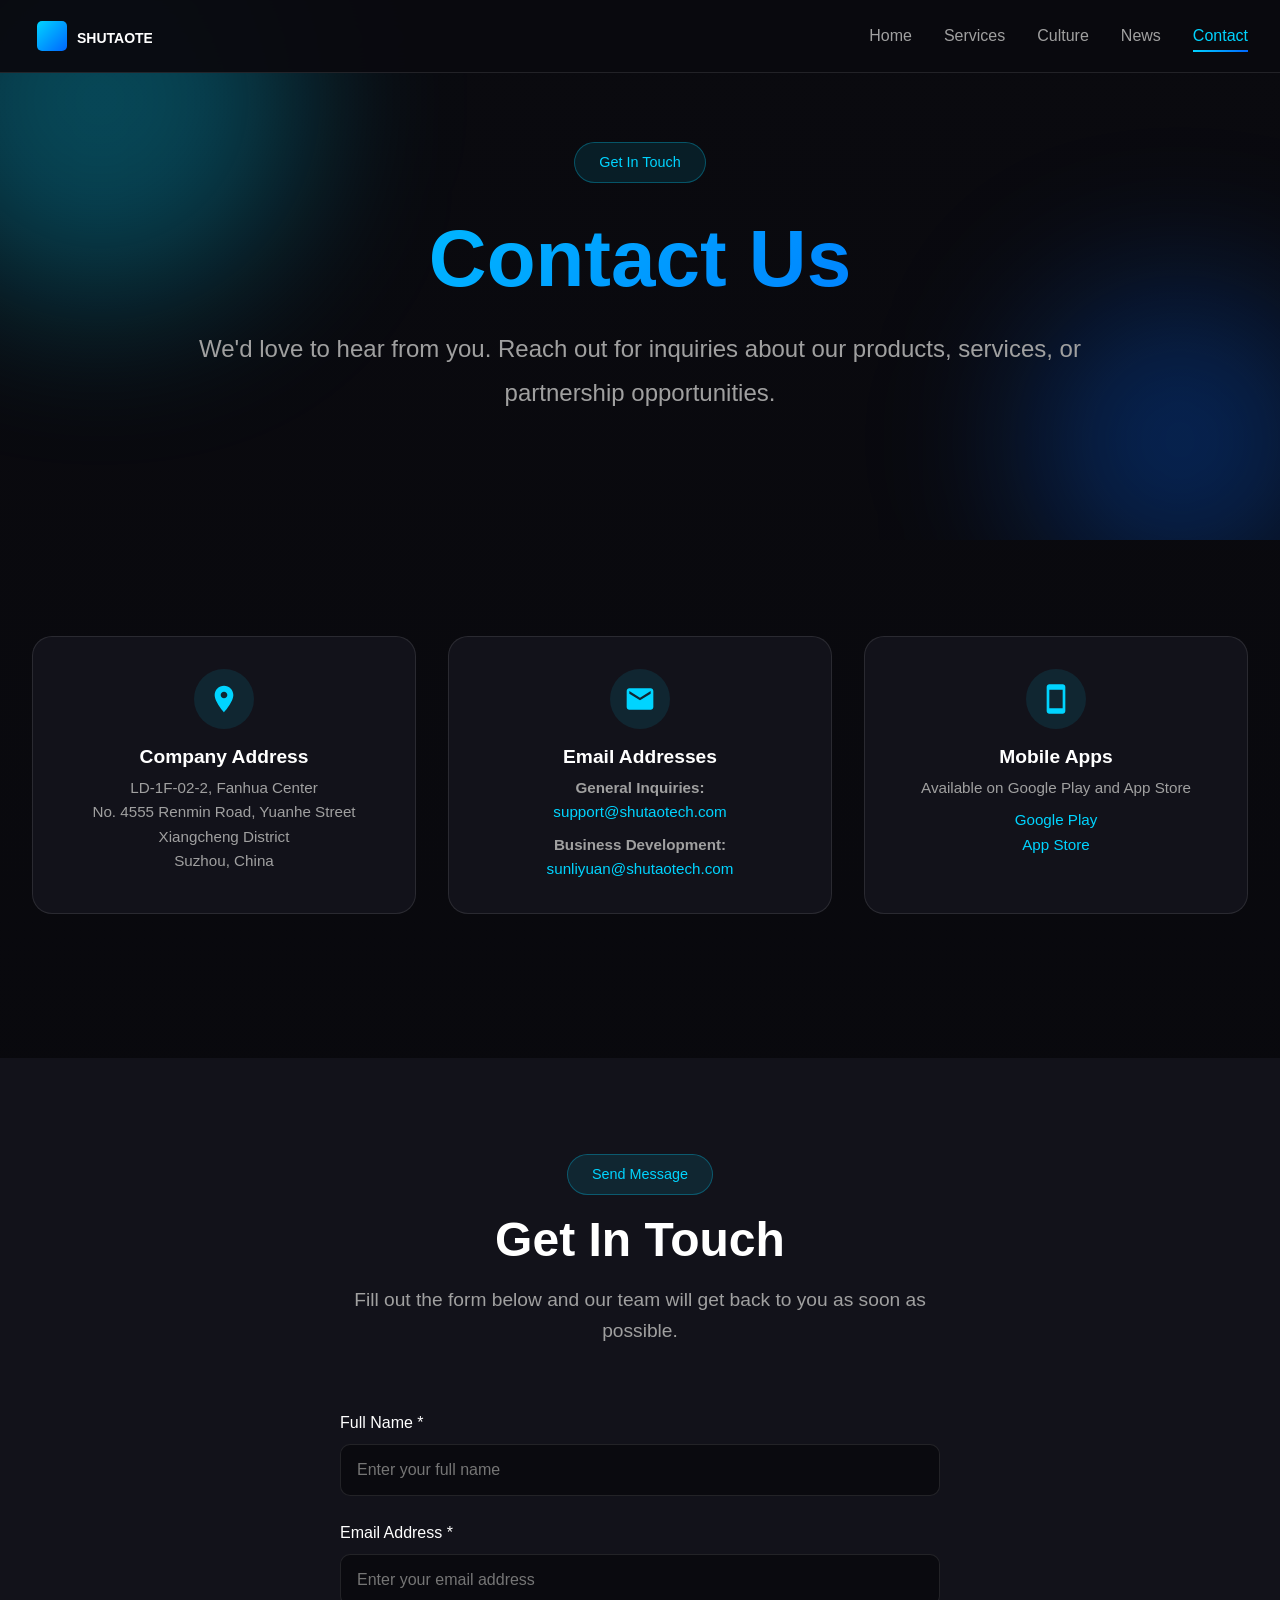
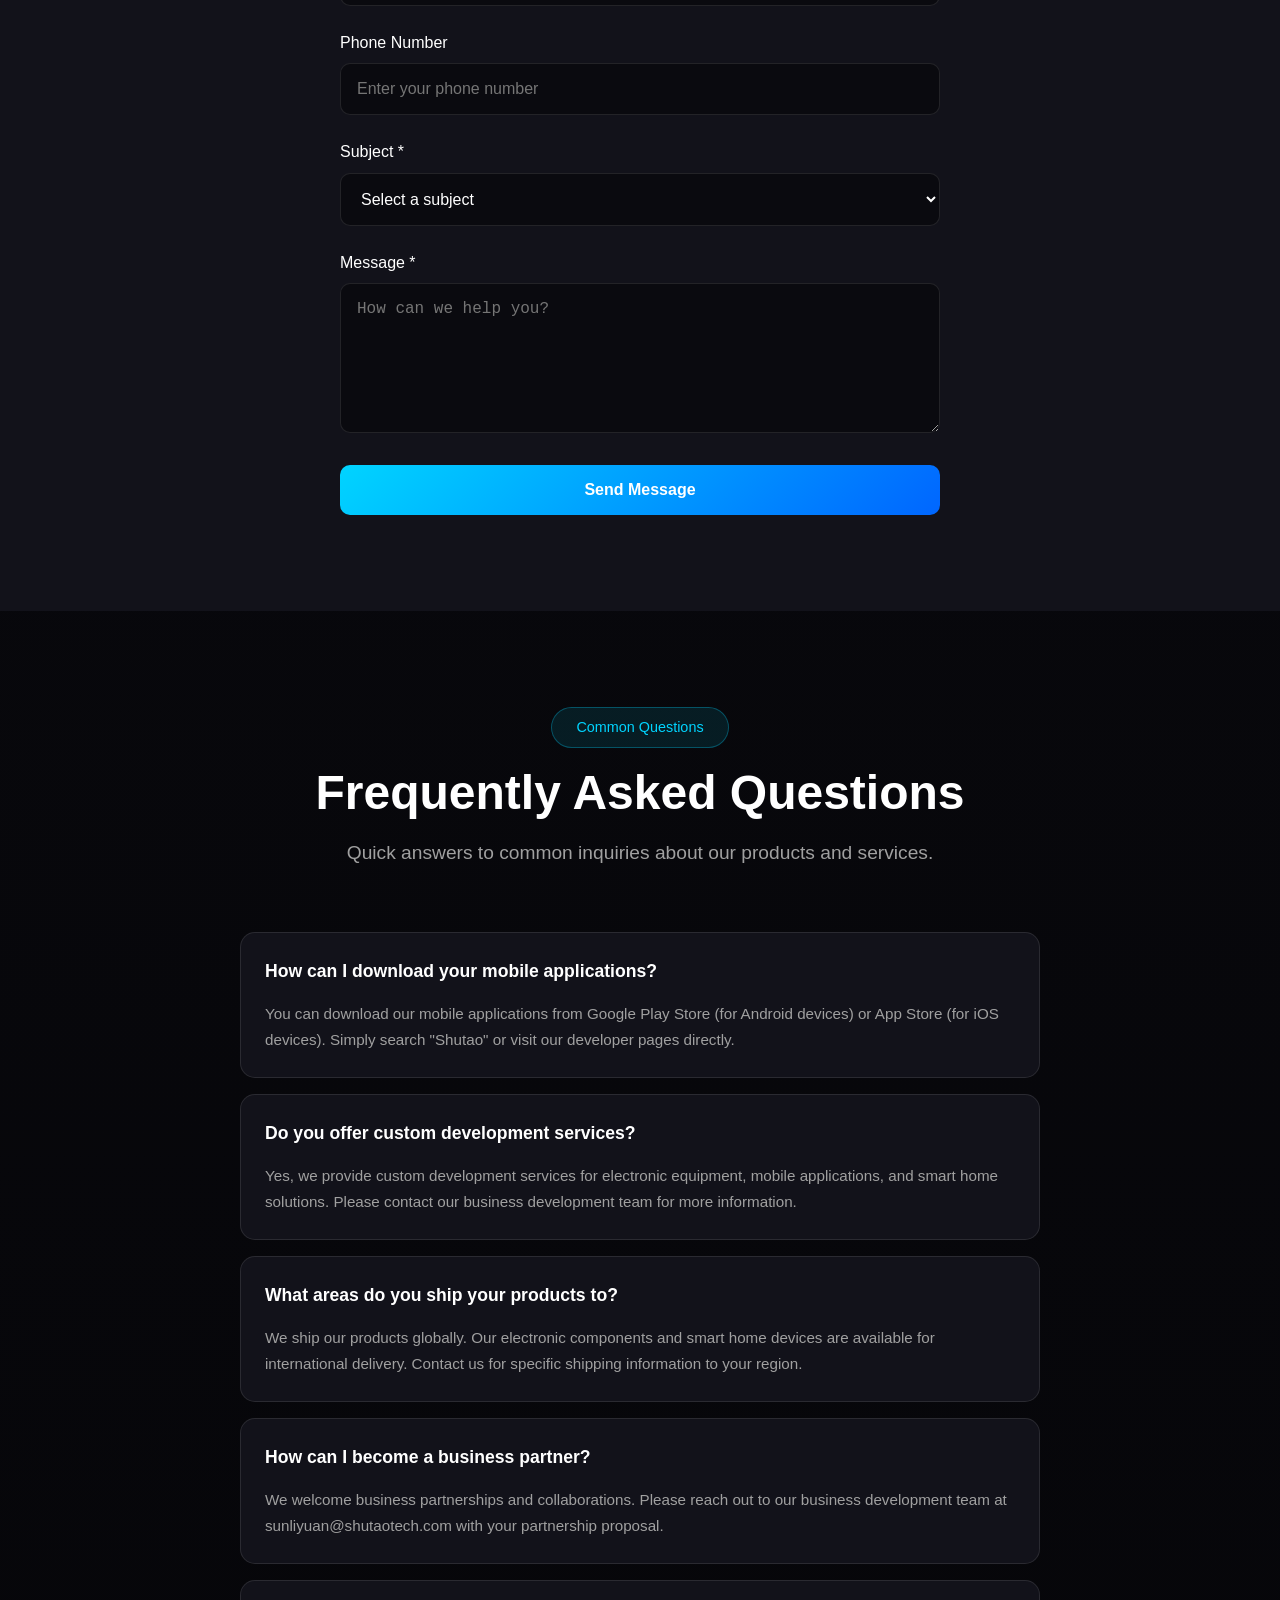
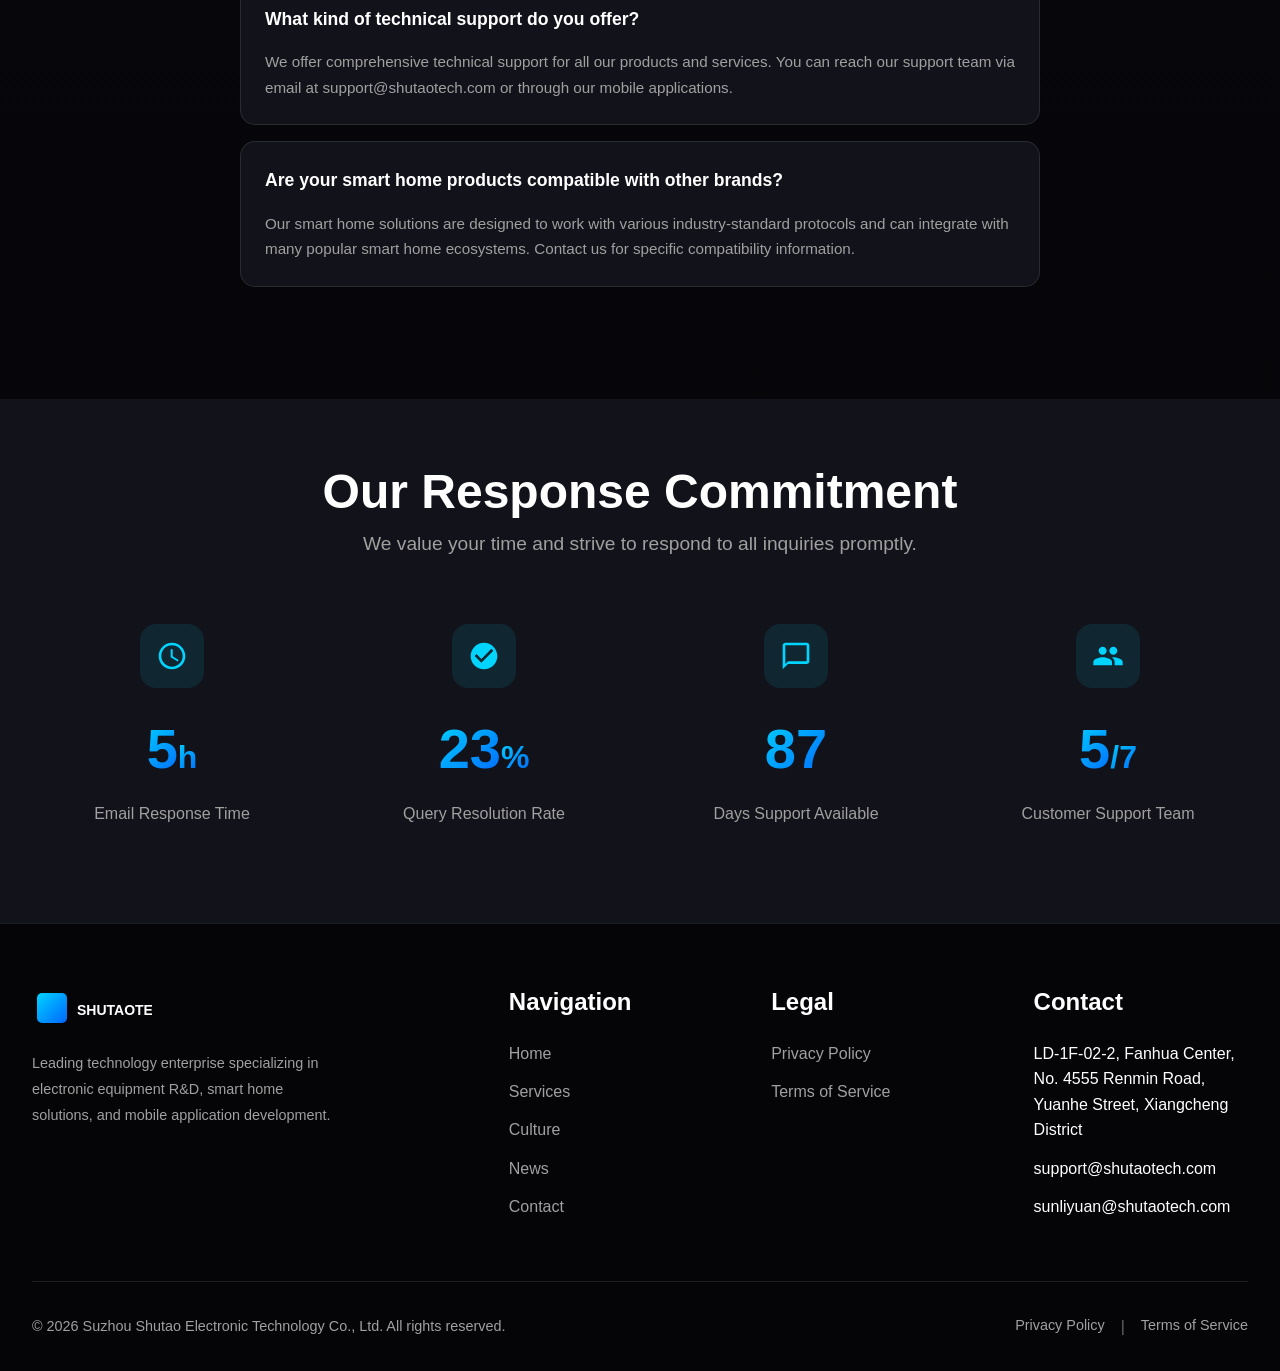
<file: contact.html>
<!DOCTYPE html>
<html lang="en">
<head>
    <meta charset="UTF-8">
    <meta name="viewport" content="width=device-width, initial-scale=1.0">
    <title>Contact | Suzhou Shutao Electronic Technology Co., Ltd</title>
    <meta name="description" content="Contact Suzhou Shutao Electronic Technology Co., Ltd. Get in touch with our team for inquiries about our products and services.">
    <link rel="icon" type="image/svg+xml" href="images/logo.svg">
    <link rel="stylesheet" href="css/styles.css">
</head>
<body>
    <div class="loading-overlay" id="loadingOverlay"><div class="loader"><div class="loader-inner"></div></div></div>

    <nav class="navbar" id="navbar">
        <div class="nav-container">
            <a href="index.html" class="nav-logo">
                <svg viewBox="0 0 120 40" class="logo-svg"><defs><linearGradient id="logoGradient" x1="0%" y1="0%" x2="100%" y2="100%"><stop offset="0%" style="stop-color:#00d4ff"/><stop offset="100%" style="stop-color:#0066ff"/></linearGradient></defs><rect x="5" y="5" width="30" height="30" rx="5" fill="url(#logoGradient)"/><text x="45" y="27" class="logo-text">SHUTAOTECH</text></svg>
            </a>
            <button class="mobile-menu-btn" id="mobileMenuBtn" aria-label="Toggle menu" aria-expanded="false"><span></span><span></span><span></span></button>
            <ul class="nav-links" id="navLinks">
                <li><a href="index.html">Home</a></li>
                <li><a href="services.html">Services</a></li>
                <li><a href="culture.html">Culture</a></li>
                <li><a href="news.html">News</a></li>
                <li><a href="contact.html" class="active">Contact</a></li>
            </ul>
        </div>
    </nav>

    <section class="hero" style="min-height: 60vh; padding-top: 8rem;">
        <div class="hero-background"><div class="gradient-orb orb-1"></div><div class="gradient-orb orb-2"></div></div>
        <div class="hero-content">
            <div class="hero-badge">Get In Touch</div>
            <h1 class="hero-title"><span class="title-line gradient-text">Contact Us</span></h1>
            <p class="hero-subtitle">We'd love to hear from you. Reach out for inquiries about our products, services, or partnership opportunities.</p>
        </div>
    </section>

    <!-- Contact Info Cards -->
    <section class="section">
        <div class="container">
            <div class="contact-info-grid">
                <article class="contact-info-card">
                    <div class="contact-info-icon">
                        <svg viewBox="0 0 24 24" width="32" height="32"><path fill="currentColor" d="M12 2C8.13 2 5 5.13 5 9c0 5.25 7 13 7 13s7-7.75 7-13c0-3.87-3.13-7-7-7zm0 9.5c-1.38 0-2.5-1.12-2.5-2.5s1.12-2.5 2.5-2.5 2.5 1.12 2.5 2.5-1.12 2.5-2.5 2.5z"/></svg>
                    </div>
                    <h3>Company Address</h3>
                    <p>LD-1F-02-2, Fanhua Center<br>No. 4555 Renmin Road, Yuanhe Street<br>Xiangcheng District<br>Suzhou, China</p>
                </article>
                <article class="contact-info-card">
                    <div class="contact-info-icon">
                        <svg viewBox="0 0 24 24" width="32" height="32"><path fill="currentColor" d="M20 4H4c-1.1 0-1.99.9-1.99 2L2 18c0 1.1.9 2 2 2h16c1.1 0 2-.9 2-2V6c0-1.1-.9-2-2-2zm0 4l-8 5-8-5V6l8 5 8-5v2z"/></svg>
                    </div>
                    <h3>Email Addresses</h3>
                    <p><strong>General Inquiries:</strong><br><a href="mailto:support@shutaotech.com">support@shutaotech.com</a></p>
                    <p style="margin-top: 0.5rem;"><strong>Business Development:</strong><br><a href="mailto:sunliyuan@shutaotech.com">sunliyuan@shutaotech.com</a></p>
                </article>
                <article class="contact-info-card">
                    <div class="contact-info-icon">
                        <svg viewBox="0 0 24 24" width="32" height="32"><path fill="currentColor" d="M17 1.01L7 1c-1.1 0-2 .9-2 2v18c0 1.1.9 2 2 2h10c1.1 0 2-.9 2-2V3c0-1.1-.9-1.99-2-1.99zM17 19H7V5h10v14z"/></svg>
                    </div>
                    <h3>Mobile Apps</h3>
                    <p>Available on Google Play and App Store</p>
                    <p style="margin-top: 0.5rem;"><a href="https://play.google.com/store/apps/dev?id=shutaotech" target="_blank" rel="noopener">Google Play</a></p>
                    <p><a href="https://apps.apple.com/developer/shutaotech" target="_blank" rel="noopener">App Store</a></p>
                </article>
            </div>
        </div>
    </section>

    <!-- Contact Form Section -->
    <section class="section contact-form-section">
        <div class="container">
            <div class="section-header">
                <span class="section-tag">Send Message</span>
                <h2>Get In Touch</h2>
                <p>Fill out the form below and our team will get back to you as soon as possible.</p>
            </div>
            
            <form class="contact-form" action="#" method="POST">
                <div class="form-group">
                    <label for="name">Full Name *</label>
                    <input type="text" id="name" name="name" placeholder="Enter your full name" required>
                </div>
                <div class="form-group">
                    <label for="email">Email Address *</label>
                    <input type="email" id="email" name="email" placeholder="Enter your email address" required>
                </div>
                <div class="form-group">
                    <label for="phone">Phone Number</label>
                    <input type="tel" id="phone" name="phone" placeholder="Enter your phone number">
                </div>
                <div class="form-group">
                    <label for="subject">Subject *</label>
                    <select id="subject" name="subject" required>
                        <option value="">Select a subject</option>
                        <option value="general">General Inquiry</option>
                        <option value="business">Business Partnership</option>
                        <option value="technical">Technical Support</option>
                        <option value="products">Product Information</option>
                        <option value="feedback">Feedback & Suggestions</option>
                        <option value="other">Other</option>
                    </select>
                </div>
                <div class="form-group">
                    <label for="message">Message *</label>
                    <textarea id="message" name="message" placeholder="How can we help you?" required></textarea>
                </div>
                <button type="submit" class="form-submit">Send Message</button>
            </form>
        </div>
    </section>

    <!-- FAQ Section -->
    <section class="section">
        <div class="container">
            <div class="section-header">
                <span class="section-tag">Common Questions</span>
                <h2>Frequently Asked Questions</h2>
                <p>Quick answers to common inquiries about our products and services.</p>
            </div>
            
            <div class="faq-grid">
                <div class="faq-item">
                    <div class="faq-question">
                        <span>How can I download your mobile applications?</span>
                    </div>
                    <div class="faq-answer">
                        You can download our mobile applications from Google Play Store (for Android devices) or App Store (for iOS devices). Simply search "Shutao" or visit our developer pages directly.
                    </div>
                </div>
                <div class="faq-item">
                    <div class="faq-question">
                        <span>Do you offer custom development services?</span>
                    </div>
                    <div class="faq-answer">
                        Yes, we provide custom development services for electronic equipment, mobile applications, and smart home solutions. Please contact our business development team for more information.
                    </div>
                </div>
                <div class="faq-item">
                    <div class="faq-question">
                        <span>What areas do you ship your products to?</span>
                    </div>
                    <div class="faq-answer">
                        We ship our products globally. Our electronic components and smart home devices are available for international delivery. Contact us for specific shipping information to your region.
                    </div>
                </div>
                <div class="faq-item">
                    <div class="faq-question">
                        <span>How can I become a business partner?</span>
                    </div>
                    <div class="faq-answer">
                        We welcome business partnerships and collaborations. Please reach out to our business development team at sunliyuan@shutaotech.com with your partnership proposal.
                    </div>
                </div>
                <div class="faq-item">
                    <div class="faq-question">
                        <span>What kind of technical support do you offer?</span>
                    </div>
                    <div class="faq-answer">
                        We offer comprehensive technical support for all our products and services. You can reach our support team via email at support@shutaotech.com or through our mobile applications.
                    </div>
                </div>
                <div class="faq-item">
                    <div class="faq-question">
                        <span>Are your smart home products compatible with other brands?</span>
                    </div>
                    <div class="faq-answer">
                        Our smart home solutions are designed to work with various industry-standard protocols and can integrate with many popular smart home ecosystems. Contact us for specific compatibility information.
                    </div>
                </div>
            </div>
        </div>
    </section>

    <!-- Response Time Section -->
    <section class="section stats-section">
        <div class="container">
            <div class="section-header" style="margin-bottom: 2rem;">
                <h2 style="margin-bottom: 0.5rem;">Our Response Commitment</h2>
                <p>We value your time and strive to respond to all inquiries promptly.</p>
            </div>
            <div class="stats-grid">
                <div class="stat-box">
                    <div class="stat-icon"><svg viewBox="0 0 24 24" width="32" height="32"><path fill="currentColor" d="M11.99 2C6.47 2 2 6.48 2 12s4.47 10 9.99 10C17.52 22 22 17.52 22 12S17.52 2 11.99 2zM12 20c-4.42 0-8-3.58-8-8s3.58-8 8-8 8 3.58 8 8-3.58 8-8 8zm.5-13H11v6l5.25 3.15.75-1.23-4.5-2.67z"/></svg></div>
                    <span class="stat-number" data-count="24">0</span><span class="stat-suffix">h</span>
                    <span class="stat-label">Email Response Time</span>
                </div>
                <div class="stat-box">
                    <div class="stat-icon"><svg viewBox="0 0 24 24" width="32" height="32"><path fill="currentColor" d="M12 2C6.48 2 2 6.48 2 12s4.48 10 10 10 10-4.48 10-10S17.52 2 12 2zm-2 15l-5-5 1.41-1.41L10 14.17l7.59-7.59L19 8l-9 9z"/></svg></div>
                    <span class="stat-number" data-count="98">0</span><span class="stat-suffix">%</span>
                    <span class="stat-label">Query Resolution Rate</span>
                </div>
                <div class="stat-box">
                    <div class="stat-icon"><svg viewBox="0 0 24 24" width="32" height="32"><path fill="currentColor" d="M20 2H4c-1.1 0-2 .9-2 2v18l4-4h14c1.1 0 2-.9 2-2V4c0-1.1-.9-2-2-2zm0 14H6l-2 2V4h16v12z"/></svg></div>
                    <span class="stat-number" data-count="365">0</span><span class="stat-suffix"></span>
                    <span class="stat-label">Days Support Available</span>
                </div>
                <div class="stat-box">
                    <div class="stat-icon"><svg viewBox="0 0 24 24" width="32" height="32"><path fill="currentColor" d="M16 11c1.66 0 2.99-1.34 2.99-3S17.66 5 16 5c-1.66 0-3 1.34-3 3s1.34 3 3 3zm-8 0c1.66 0 2.99-1.34 2.99-3S9.66 5 8 5C6.34 5 5 6.34 5 8s1.34 3 3 3zm0 2c-2.33 0-7 1.17-7 3.5V19h14v-2.5c0-2.33-4.67-3.5-7-3.5zm8 0c-.29 0-.62.02-.97.05 1.16.84 1.97 1.97 1.97 3.45V19h6v-2.5c0-2.33-4.67-3.5-7-3.5z"/></svg></div>
                    <span class="stat-number" data-count="24">0</span><span class="stat-suffix">/7</span>
                    <span class="stat-label">Customer Support Team</span>
                </div>
            </div>
        </div>
    </section>

    <footer class="footer">
        <div class="footer-main">
            <div class="footer-brand">
                <svg viewBox="0 0 120 40" class="footer-logo"><defs><linearGradient id="footerLogoGradient" x1="0%" y1="0%" x2="100%" y2="100%"><stop offset="0%" style="stop-color:#00d4ff"/><stop offset="100%" style="stop-color:#0066ff"/></linearGradient></defs><rect x="5" y="5" width="30" height="30" rx="5" fill="url(#footerLogoGradient)"/><text x="45" y="27" class="logo-text">SHUTAOTECH</text></svg>
                <p class="footer-description">Leading technology enterprise specializing in electronic equipment R&D, smart home solutions, and mobile application development.</p>
            </div>
            <div class="footer-links"><h4>Navigation</h4><ul><li><a href="index.html">Home</a></li><li><a href="services.html">Services</a></li><li><a href="culture.html">Culture</a></li><li><a href="news.html">News</a></li><li><a href="contact.html">Contact</a></li></ul></div>
            <div class="footer-links"><h4>Legal</h4><ul><li><a href="privacy.html">Privacy Policy</a></li><li><a href="terms.html">Terms of Service</a></li></ul></div>
            <div class="footer-links"><h4>Contact</h4><ul><li>LD-1F-02-2, Fanhua Center, No. 4555 Renmin Road, Yuanhe Street, Xiangcheng District</li><li>support@shutaotech.com</li><li>sunliyuan@shutaotech.com</li></ul></div>
        </div>
        <div class="footer-bottom"><p>&copy; 2026 Suzhou Shutao Electronic Technology Co., Ltd. All rights reserved.</p><div class="footer-legal"><a href="privacy.html">Privacy Policy</a><span class="separator">|</span><a href="terms.html">Terms of Service</a></div></div>
    </footer>

    <svg style="position: absolute; width: 0; height: 0;"><defs><linearGradient id="iconGradient" x1="0%" y1="0%" x2="100%" y2="100%"><stop offset="0%" style="stop-color:#00d4ff"/><stop offset="100%" style="stop-color:#0066ff"/></linearGradient><linearGradient id="logoGradient" x1="0%" y1="0%" x2="100%" y2="100%"><stop offset="0%" style="stop-color:#00d4ff"/><stop offset="100%" style="stop-color:#0066ff"/></linearGradient></defs></svg>
    <script src="js/main.js"></script>
</body>
</html>
</file>
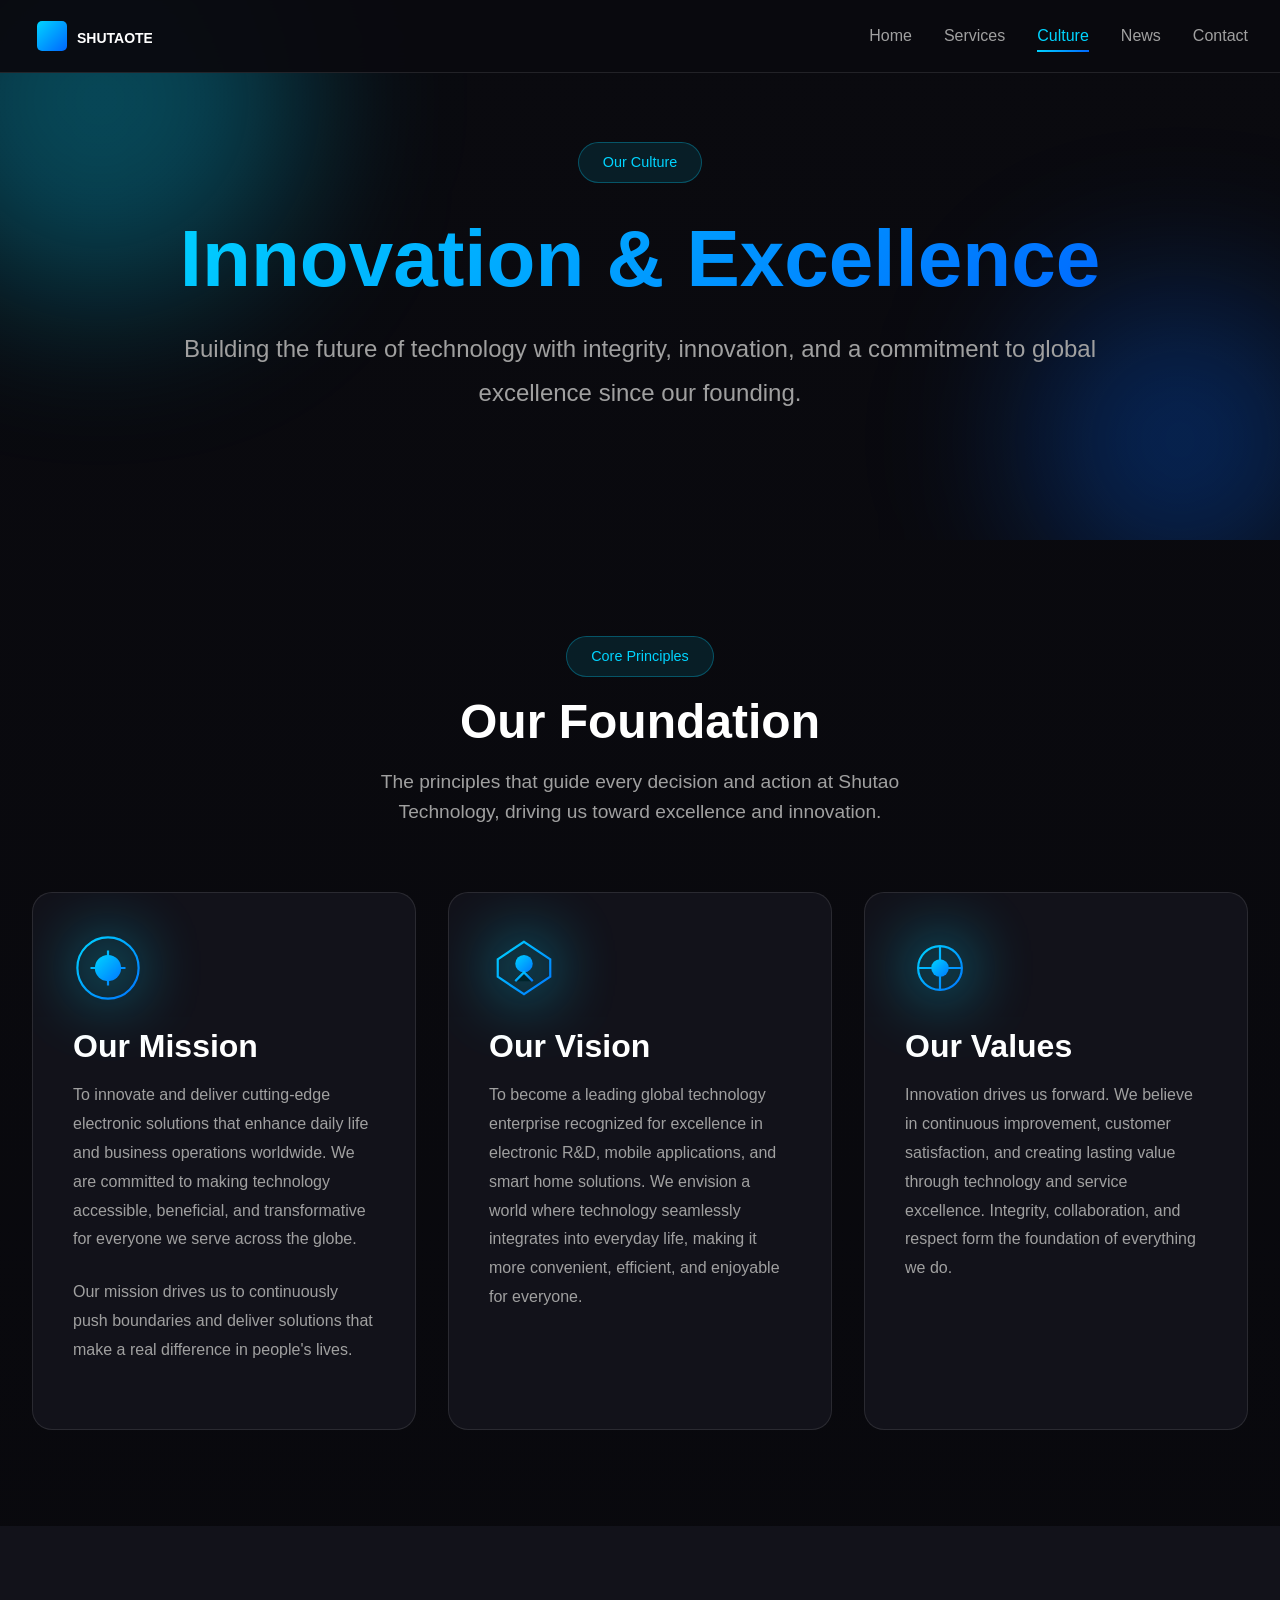
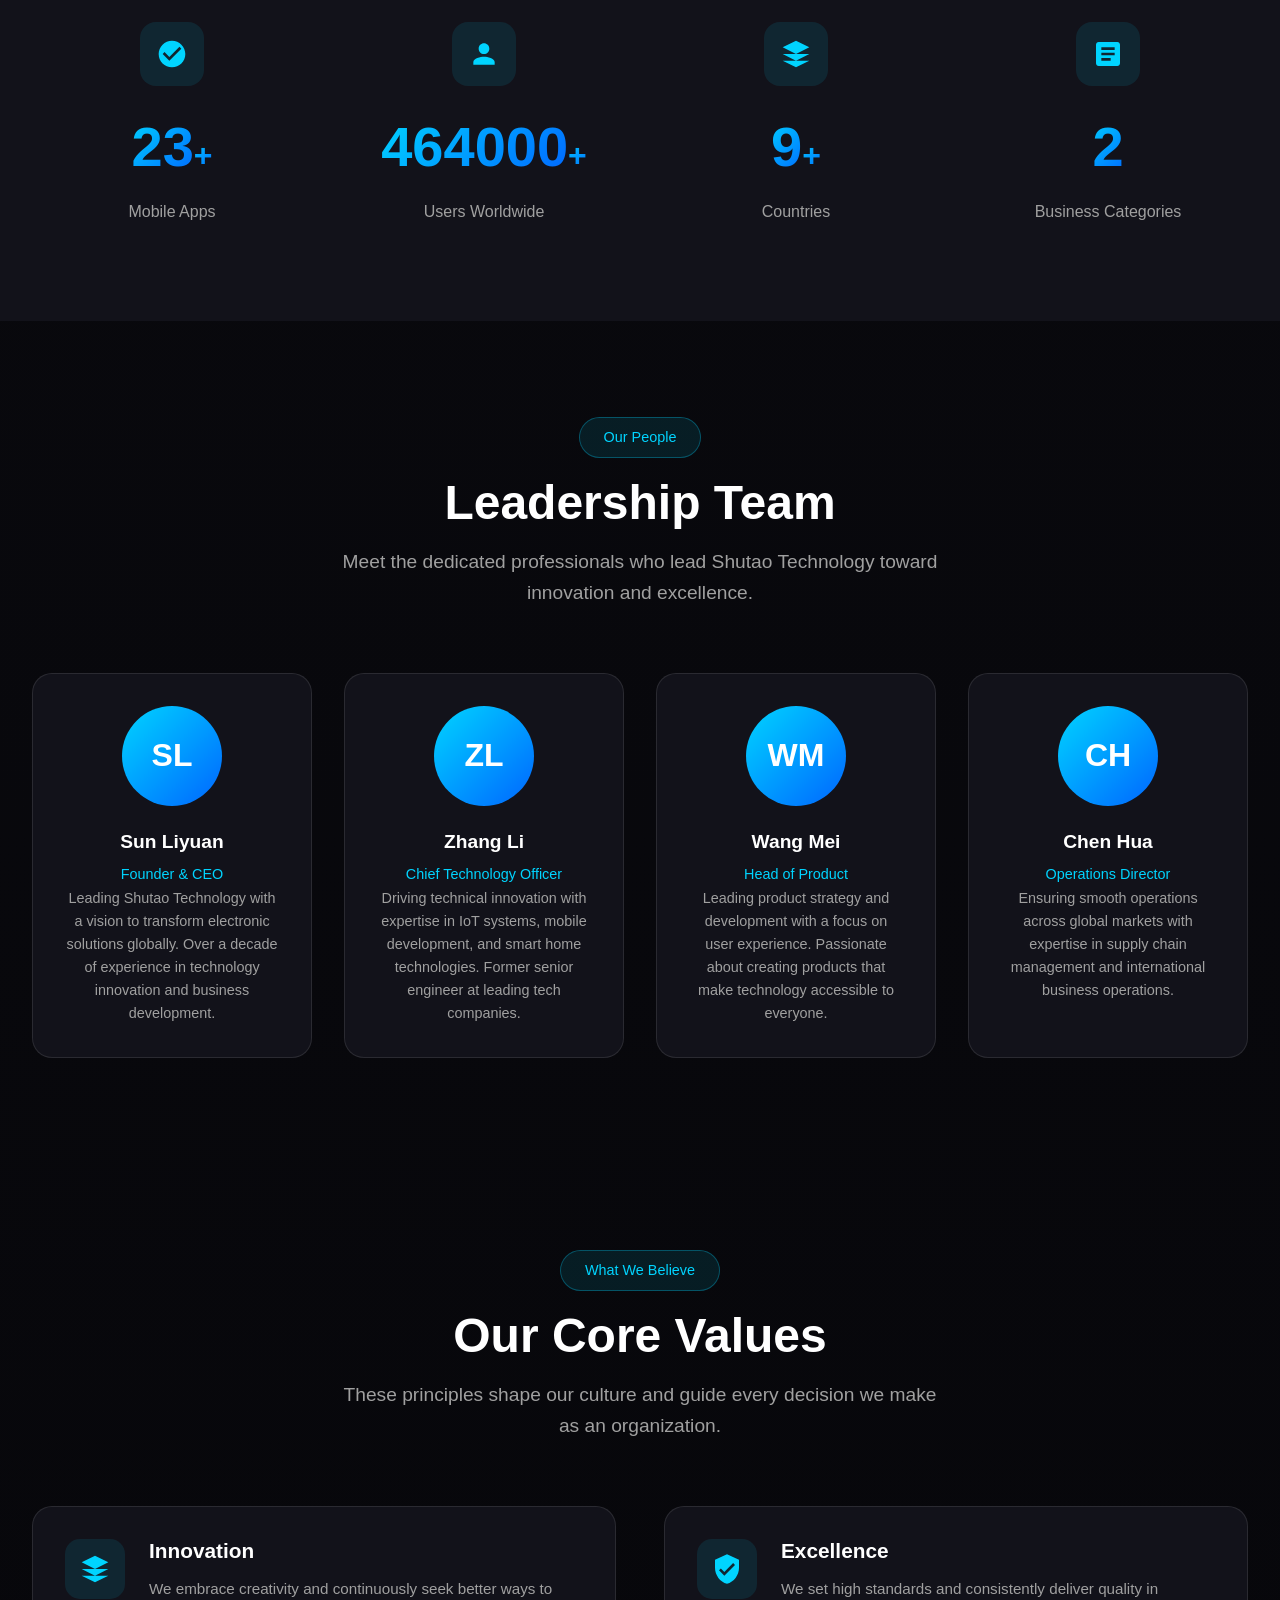
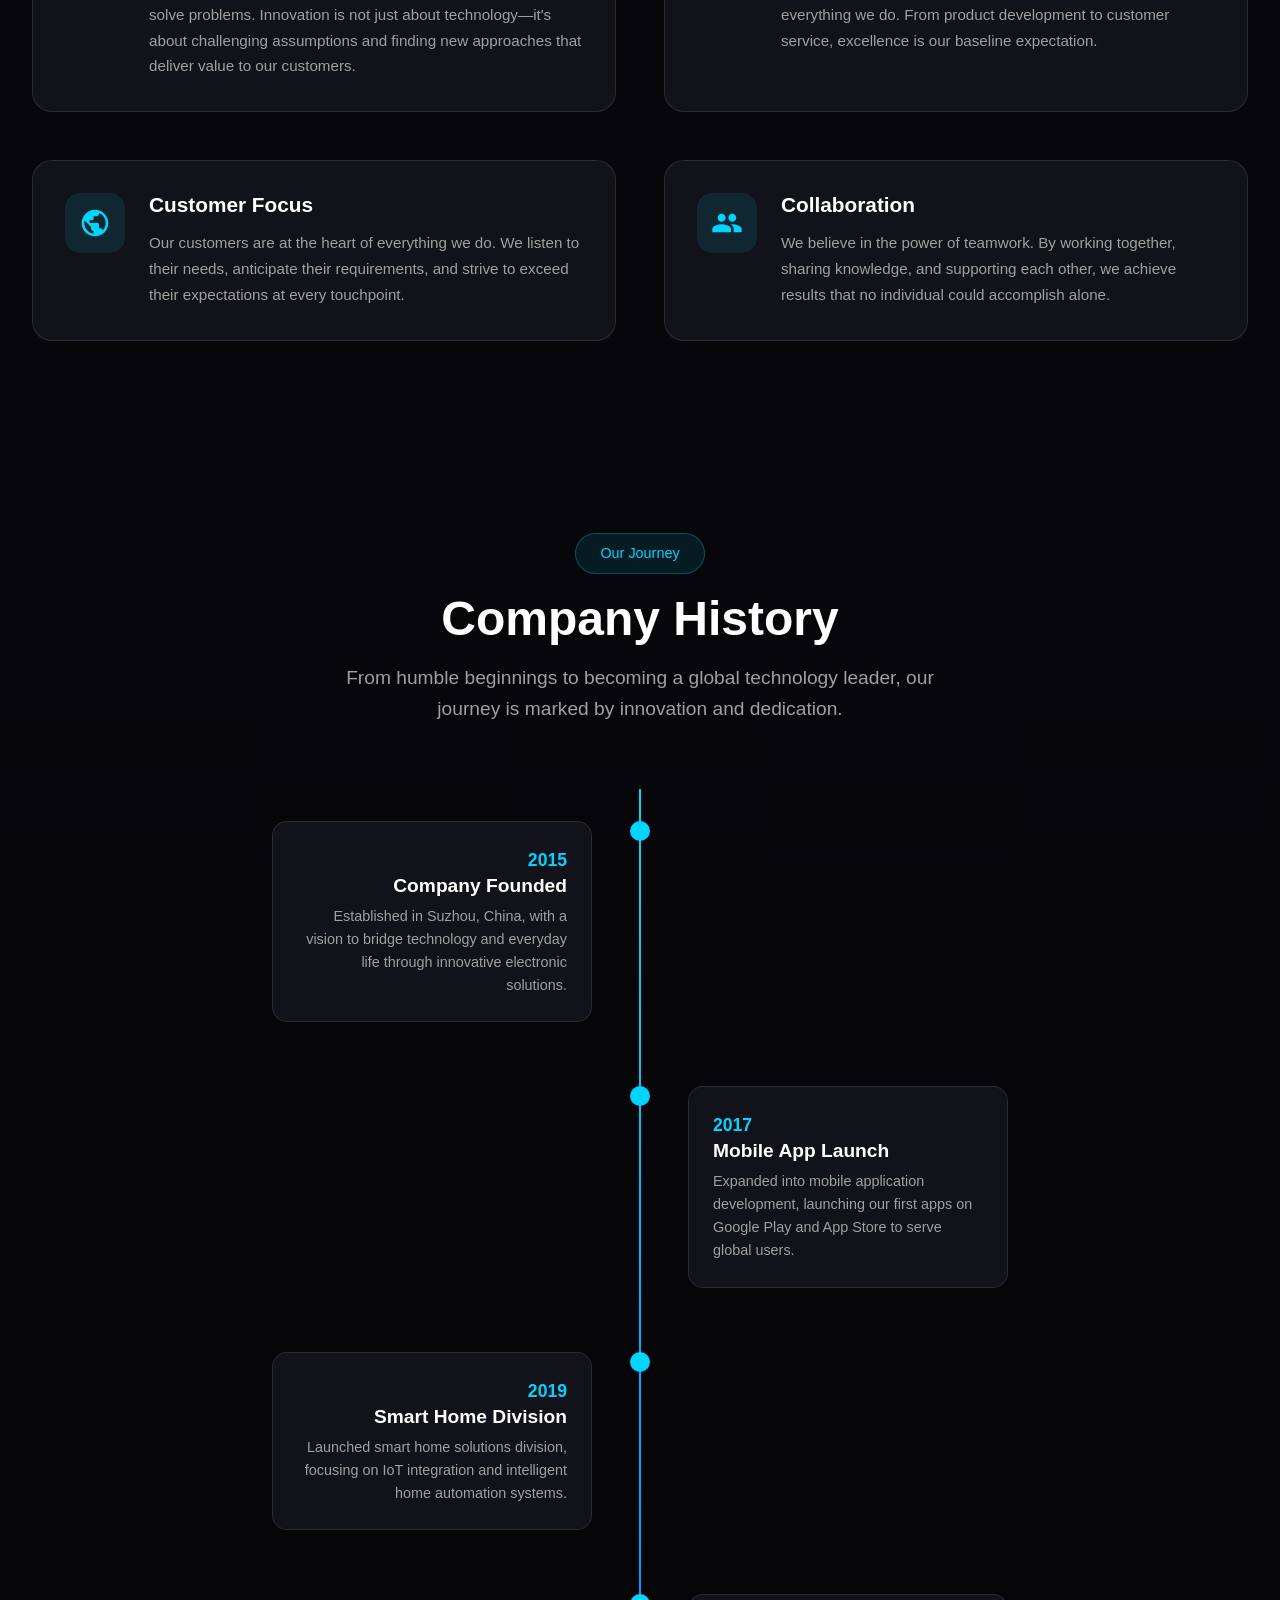
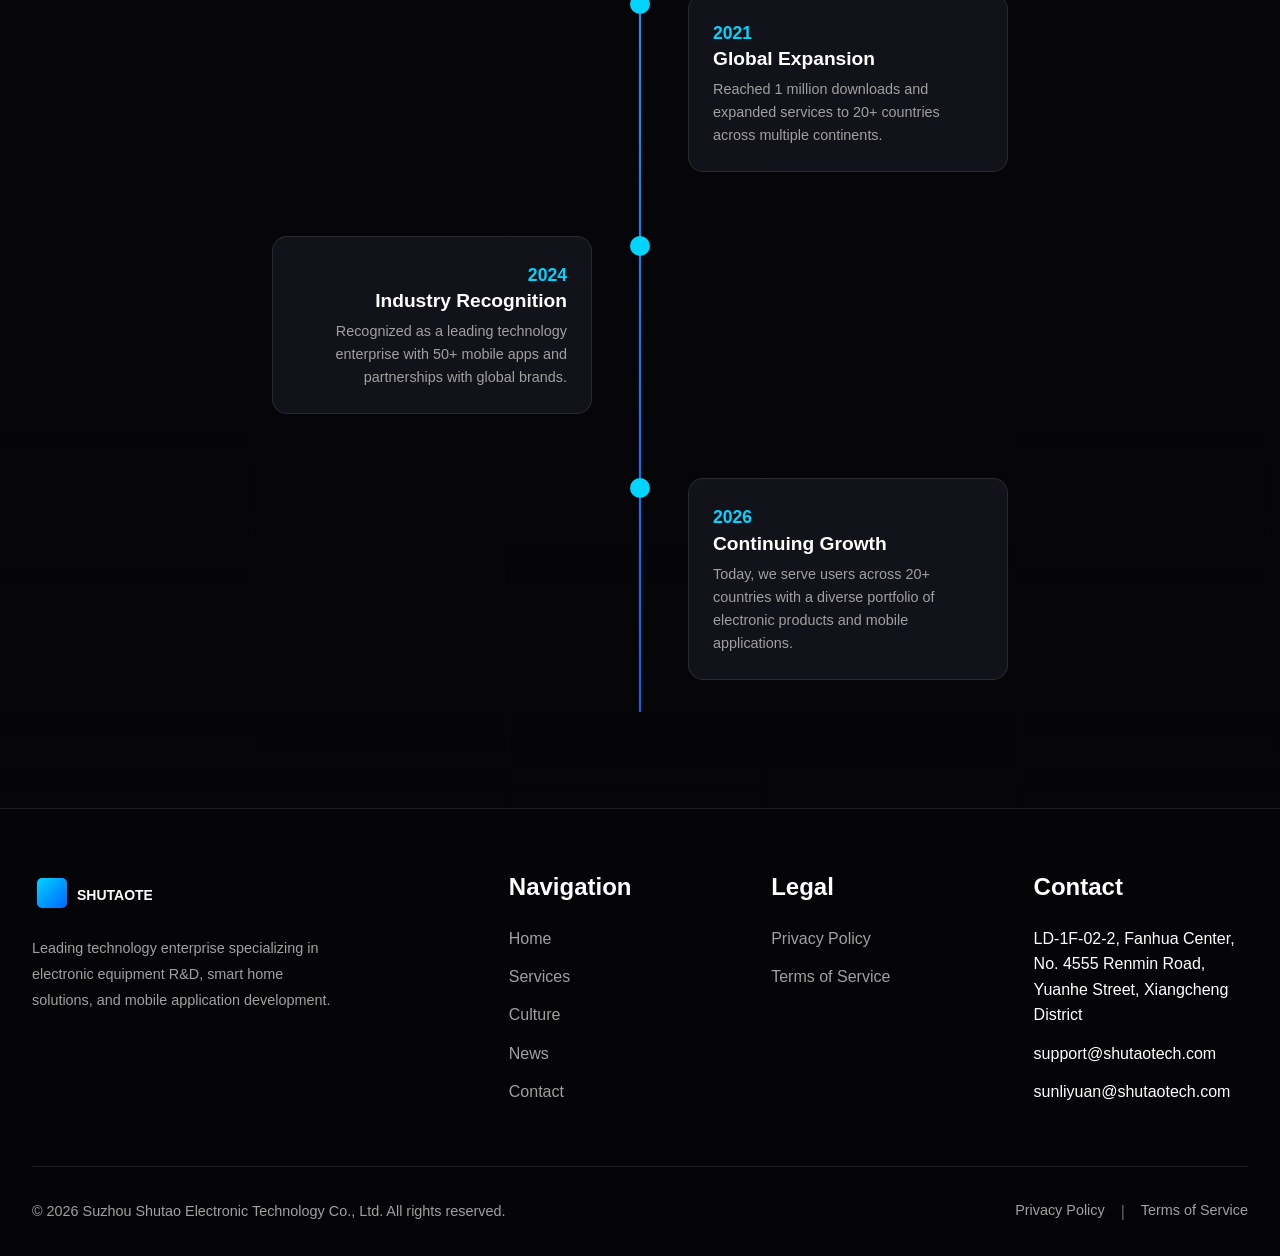
<file: culture.html>
<!DOCTYPE html>
<html lang="en">
<head>
    <meta charset="UTF-8">
    <meta name="viewport" content="width=device-width, initial-scale=1.0">
    <title>Culture | Suzhou Shutao Electronic Technology Co., Ltd</title>
    <meta name="description" content="Discover the culture and values of Suzhou Shutao Electronic Technology Co., Ltd. Our mission is to innovate and deliver excellence.">
    <link rel="icon" type="image/svg+xml" href="images/logo.svg">
    <link rel="stylesheet" href="css/styles.css">
</head>
<body>
    <div class="loading-overlay" id="loadingOverlay"><div class="loader"><div class="loader-inner"></div></div></div>

    <nav class="navbar" id="navbar">
        <div class="nav-container">
            <a href="index.html" class="nav-logo">
                <svg viewBox="0 0 120 40" class="logo-svg"><defs><linearGradient id="logoGradient" x1="0%" y1="0%" x2="100%" y2="100%"><stop offset="0%" style="stop-color:#00d4ff"/><stop offset="100%" style="stop-color:#0066ff"/></linearGradient></defs><rect x="5" y="5" width="30" height="30" rx="5" fill="url(#logoGradient)"/><text x="45" y="27" class="logo-text">SHUTAOTECH</text></svg>
            </a>
            <button class="mobile-menu-btn" id="mobileMenuBtn" aria-label="Toggle menu" aria-expanded="false"><span></span><span></span><span></span></button>
            <ul class="nav-links" id="navLinks">
                <li><a href="index.html">Home</a></li>
                <li><a href="services.html">Services</a></li>
                <li><a href="culture.html" class="active">Culture</a></li>
                <li><a href="news.html">News</a></li>
                <li><a href="contact.html">Contact</a></li>
            </ul>
        </div>
    </nav>

    <section class="hero" style="min-height: 60vh; padding-top: 8rem;">
        <div class="hero-background"><div class="gradient-orb orb-1"></div><div class="gradient-orb orb-2"></div></div>
        <div class="hero-content">
            <div class="hero-badge">Our Culture</div>
            <h1 class="hero-title"><span class="title-line gradient-text">Innovation & Excellence</span></h1>
            <p class="hero-subtitle">Building the future of technology with integrity, innovation, and a commitment to global excellence since our founding.</p>
        </div>
    </section>

    <!-- Mission Vision Values Section -->
    <section class="section">
        <div class="container">
            <div class="section-header">
                <span class="section-tag">Core Principles</span>
                <h2>Our Foundation</h2>
                <p>The principles that guide every decision and action at Shutao Technology, driving us toward excellence and innovation.</p>
            </div>
            
            <div class="services-grid">
                <article class="service-card">
                    <div class="card-icon-wrapper">
                        <svg class="card-icon" viewBox="0 0 64 64">
                            <circle cx="32" cy="32" r="28" fill="none" stroke="url(#iconGradient)" stroke-width="2"/>
                            <path d="M32 16v32M16 32h32" stroke="url(#iconGradient)" stroke-width="2"/>
                            <circle cx="32" cy="32" r="12" fill="url(#iconGradient)"/>
                        </svg>
                        <div class="icon-glow"></div>
                    </div>
                    <h3>Our Mission</h3>
                    <p>To innovate and deliver cutting-edge electronic solutions that enhance daily life and business operations worldwide. We are committed to making technology accessible, beneficial, and transformative for everyone we serve across the globe.</p>
                    <p style="color: var(--text-secondary); margin-top: 1rem;">Our mission drives us to continuously push boundaries and deliver solutions that make a real difference in people's lives.</p>
                </article>
                <article class="service-card">
                    <div class="card-icon-wrapper">
                        <svg class="card-icon" viewBox="0 0 64 64">
                            <path d="M32 8L8 24v16l24 16 24-16V24L32 8z" fill="none" stroke="url(#iconGradient)" stroke-width="2"/>
                            <circle cx="32" cy="28" r="8" fill="url(#iconGradient)"/>
                            <path d="M24 44l8-8 8 8" stroke="url(#iconGradient)" stroke-width="2"/>
                        </svg>
                        <div class="icon-glow"></div>
                    </div>
                    <h3>Our Vision</h3>
                    <p>To become a leading global technology enterprise recognized for excellence in electronic R&D, mobile applications, and smart home solutions. We envision a world where technology seamlessly integrates into everyday life, making it more convenient, efficient, and enjoyable for everyone.</p>
                </article>
                <article class="service-card">
                    <div class="card-icon-wrapper">
                        <svg class="card-icon" viewBox="0 0 64 64">
                            <circle cx="32" cy="32" r="20" fill="none" stroke="url(#iconGradient)" stroke-width="2"/>
                            <path d="M32 12v40M12 32h40" stroke="url(#iconGradient)" stroke-width="2"/>
                            <circle cx="32" cy="32" r="8" fill="url(#iconGradient)"/>
                        </svg>
                        <div class="icon-glow"></div>
                    </div>
                    <h3>Our Values</h3>
                    <p>Innovation drives us forward. We believe in continuous improvement, customer satisfaction, and creating lasting value through technology and service excellence. Integrity, collaboration, and respect form the foundation of everything we do.</p>
                </article>
            </div>
        </div>
    </section>

    <!-- Stats Section -->
    <section class="section stats-section">
        <div class="container">
            <div class="stats-grid">
                <div class="stat-box">
                    <div class="stat-icon"><svg viewBox="0 0 24 24" width="32" height="32"><path fill="currentColor" d="M12 2C6.48 2 2 6.48 2 12s4.48 10 10 10 10-4.48 10-10S17.52 2 12 2zm-2 15l-5-5 1.41-1.41L10 14.17l7.59-7.59L19 8l-9 9z"/></svg></div>
                    <span class="stat-number" data-count="50">0</span><span class="stat-suffix">+</span>
                    <span class="stat-label">Mobile Apps</span>
                </div>
                <div class="stat-box">
                    <div class="stat-icon"><svg viewBox="0 0 24 24" width="32" height="32"><path fill="currentColor" d="M12 12c2.21 0 4-1.79 4-4s-1.79-4-4-4-4 1.79-4 4 1.79 4 4 4zm0 2c-2.67 0-8 1.34-8 4v2h16v-2c0-2.66-5.33-4-8-4z"/></svg></div>
                    <span class="stat-number" data-count="1000000">0</span><span class="stat-suffix">+</span>
                    <span class="stat-label">Users Worldwide</span>
                </div>
                <div class="stat-box">
                    <div class="stat-icon"><svg viewBox="0 0 24 24" width="32" height="32"><path fill="currentColor" d="M12 2L2 7l10 5 10-5-10-5zM2 17l10 5 10-5M2 12l10 5 10-5"/></svg></div>
                    <span class="stat-number" data-count="20">0</span><span class="stat-suffix">+</span>
                    <span class="stat-label">Countries</span>
                </div>
                <div class="stat-box">
                    <div class="stat-icon"><svg viewBox="0 0 24 24" width="32" height="32"><path fill="currentColor" d="M19 3H5c-1.1 0-2 .9-2 2v14c0 1.1.9 2 2 2h14c1.1 0 2-.9 2-2V5c0-1.1-.9-2-2-2zm-5 14H7v-2h7v2zm3-4H7v-2h10v2zm0-4H7V7h10v2z"/></svg></div>
                    <span class="stat-number" data-count="6">0</span><span class="stat-suffix"></span>
                    <span class="stat-label">Business Categories</span>
                </div>
            </div>
        </div>
    </section>

    <!-- Team Section -->
    <section class="section">
        <div class="container">
            <div class="section-header">
                <span class="section-tag">Our People</span>
                <h2>Leadership Team</h2>
                <p>Meet the dedicated professionals who lead Shutao Technology toward innovation and excellence.</p>
            </div>
            
            <div class="team-grid">
                <article class="team-card">
                    <div class="team-avatar">SL</div>
                    <h3>Sun Liyuan</h3>
                    <span class="team-role">Founder & CEO</span>
                    <p class="team-bio">Leading Shutao Technology with a vision to transform electronic solutions globally. Over a decade of experience in technology innovation and business development.</p>
                </article>
                <article class="team-card">
                    <div class="team-avatar">ZL</div>
                    <h3>Zhang Li</h3>
                    <span class="team-role">Chief Technology Officer</span>
                    <p class="team-bio">Driving technical innovation with expertise in IoT systems, mobile development, and smart home technologies. Former senior engineer at leading tech companies.</p>
                </article>
                <article class="team-card">
                    <div class="team-avatar">WM</div>
                    <h3>Wang Mei</h3>
                    <span class="team-role">Head of Product</span>
                    <p class="team-bio">Leading product strategy and development with a focus on user experience. Passionate about creating products that make technology accessible to everyone.</p>
                </article>
                <article class="team-card">
                    <div class="team-avatar">CH</div>
                    <h3>Chen Hua</h3>
                    <span class="team-role">Operations Director</span>
                    <p class="team-bio">Ensuring smooth operations across global markets with expertise in supply chain management and international business operations.</p>
                </article>
            </div>
        </div>
    </section>

    <!-- Core Values Section -->
    <section class="section">
        <div class="container">
            <div class="section-header">
                <span class="section-tag">What We Believe</span>
                <h2>Our Core Values</h2>
                <p>These principles shape our culture and guide every decision we make as an organization.</p>
            </div>
            
            <div class="values-grid">
                <div class="value-card">
                    <div class="value-icon">
                        <svg viewBox="0 0 24 24" width="32" height="32"><path fill="currentColor" d="M12 2L2 7l10 5 10-5-10-5zM2 17l10 5 10-5M2 12l10 5 10-5"/></svg>
                    </div>
                    <div class="value-content">
                        <h3>Innovation</h3>
                        <p>We embrace creativity and continuously seek better ways to solve problems. Innovation is not just about technology—it's about challenging assumptions and finding new approaches that deliver value to our customers.</p>
                    </div>
                </div>
                <div class="value-card">
                    <div class="value-icon">
                        <svg viewBox="0 0 24 24" width="32" height="32"><path fill="currentColor" d="M12 1L3 5v6c0 5.55 3.84 10.74 9 12 5.16-1.26 9-6.45 9-12V5l-9-4zm-2 16l-4-4 1.41-1.41L10 14.17l6.59-6.59L18 9l-8 8z"/></svg>
                    </div>
                    <div class="value-content">
                        <h3>Excellence</h3>
                        <p>We set high standards and consistently deliver quality in everything we do. From product development to customer service, excellence is our baseline expectation.</p>
                    </div>
                </div>
                <div class="value-card">
                    <div class="value-icon">
                        <svg viewBox="0 0 24 24" width="32" height="32"><path fill="currentColor" d="M12 2C6.48 2 2 6.48 2 12s4.48 10 10 10 10-4.48 10-10S17.52 2 12 2zm-1 17.93c-3.95-.49-7-3.85-7-7.93 0-.62.08-1.21.21-1.79L9 15v1c0 1.1.9 2 2 2v1.93zm6.9-2.54c-.26-.81-1-1.39-1.9-1.39h-1v-3c0-.55-.45-1-1-1H8v-2h2c.55 0 1-.45 1-1V7h2c1.1 0 2-.9 2-2v-.41c2.93 1.19 5 4.06 5 7.41 0 2.08-.8 3.97-2.1 5.39z"/></svg>
                    </div>
                    <div class="value-content">
                        <h3>Customer Focus</h3>
                        <p>Our customers are at the heart of everything we do. We listen to their needs, anticipate their requirements, and strive to exceed their expectations at every touchpoint.</p>
                    </div>
                </div>
                <div class="value-card">
                    <div class="value-icon">
                        <svg viewBox="0 0 24 24" width="32" height="32"><path fill="currentColor" d="M16 11c1.66 0 2.99-1.34 2.99-3S17.66 5 16 5c-1.66 0-3 1.34-3 3s1.34 3 3 3zm-8 0c1.66 0 2.99-1.34 2.99-3S9.66 5 8 5C6.34 5 5 6.34 5 8s1.34 3 3 3zm0 2c-2.33 0-7 1.17-7 3.5V19h14v-2.5c0-2.33-4.67-3.5-7-3.5zm8 0c-.29 0-.62.02-.97.05 1.16.84 1.97 1.97 1.97 3.45V19h6v-2.5c0-2.33-4.67-3.5-7-3.5z"/></svg>
                    </div>
                    <div class="value-content">
                        <h3>Collaboration</h3>
                        <p>We believe in the power of teamwork. By working together, sharing knowledge, and supporting each other, we achieve results that no individual could accomplish alone.</p>
                    </div>
                </div>
            </div>
        </div>
    </section>

    <!-- Timeline Section -->
    <section class="section">
        <div class="container">
            <div class="section-header">
                <span class="section-tag">Our Journey</span>
                <h2>Company History</h2>
                <p>From humble beginnings to becoming a global technology leader, our journey is marked by innovation and dedication.</p>
            </div>
            
            <div class="timeline">
                <div class="timeline-item">
                    <div class="timeline-dot"></div>
                    <div class="timeline-content">
                        <span class="timeline-year">2015</span>
                        <h3>Company Founded</h3>
                        <p>Established in Suzhou, China, with a vision to bridge technology and everyday life through innovative electronic solutions.</p>
                    </div>
                </div>
                <div class="timeline-item">
                    <div class="timeline-dot"></div>
                    <div class="timeline-content">
                        <span class="timeline-year">2017</span>
                        <h3>Mobile App Launch</h3>
                        <p>Expanded into mobile application development, launching our first apps on Google Play and App Store to serve global users.</p>
                    </div>
                </div>
                <div class="timeline-item">
                    <div class="timeline-dot"></div>
                    <div class="timeline-content">
                        <span class="timeline-year">2019</span>
                        <h3>Smart Home Division</h3>
                        <p>Launched smart home solutions division, focusing on IoT integration and intelligent home automation systems.</p>
                    </div>
                </div>
                <div class="timeline-item">
                    <div class="timeline-dot"></div>
                    <div class="timeline-content">
                        <span class="timeline-year">2021</span>
                        <h3>Global Expansion</h3>
                        <p>Reached 1 million downloads and expanded services to 20+ countries across multiple continents.</p>
                    </div>
                </div>
                <div class="timeline-item">
                    <div class="timeline-dot"></div>
                    <div class="timeline-content">
                        <span class="timeline-year">2024</span>
                        <h3>Industry Recognition</h3>
                        <p>Recognized as a leading technology enterprise with 50+ mobile apps and partnerships with global brands.</p>
                    </div>
                </div>
                <div class="timeline-item">
                    <div class="timeline-dot"></div>
                    <div class="timeline-content">
                        <span class="timeline-year">2026</span>
                        <h3>Continuing Growth</h3>
                        <p>Today, we serve users across 20+ countries with a diverse portfolio of electronic products and mobile applications.</p>
                    </div>
                </div>
            </div>
        </div>
    </section>

    <footer class="footer">
        <div class="footer-main">
            <div class="footer-brand">
                <svg viewBox="0 0 120 40" class="footer-logo"><defs><linearGradient id="footerLogoGradient" x1="0%" y1="0%" x2="100%" y2="100%"><stop offset="0%" style="stop-color:#00d4ff"/><stop offset="100%" style="stop-color:#0066ff"/></linearGradient></defs><rect x="5" y="5" width="30" height="30" rx="5" fill="url(#footerLogoGradient)"/><text x="45" y="27" class="logo-text">SHUTAOTECH</text></svg>
                <p class="footer-description">Leading technology enterprise specializing in electronic equipment R&D, smart home solutions, and mobile application development.</p>
            </div>
            <div class="footer-links"><h4>Navigation</h4><ul><li><a href="index.html">Home</a></li><li><a href="services.html">Services</a></li><li><a href="culture.html">Culture</a></li><li><a href="news.html">News</a></li><li><a href="contact.html">Contact</a></li></ul></div>
            <div class="footer-links"><h4>Legal</h4><ul><li><a href="privacy.html">Privacy Policy</a></li><li><a href="terms.html">Terms of Service</a></li></ul></div>
            <div class="footer-links"><h4>Contact</h4><ul><li>LD-1F-02-2, Fanhua Center, No. 4555 Renmin Road, Yuanhe Street, Xiangcheng District</li><li>support@shutaotech.com</li><li>sunliyuan@shutaotech.com</li></ul></div>
        </div>
        <div class="footer-bottom"><p>&copy; 2026 Suzhou Shutao Electronic Technology Co., Ltd. All rights reserved.</p><div class="footer-legal"><a href="privacy.html">Privacy Policy</a><span class="separator">|</span><a href="terms.html">Terms of Service</a></div></div>
    </footer>

    <svg style="position: absolute; width: 0; height: 0;"><defs><linearGradient id="iconGradient" x1="0%" y1="0%" x2="100%" y2="100%"><stop offset="0%" style="stop-color:#00d4ff"/><stop offset="100%" style="stop-color:#0066ff"/></linearGradient><linearGradient id="logoGradient" x1="0%" y1="0%" x2="100%" y2="100%"><stop offset="0%" style="stop-color:#00d4ff"/><stop offset="100%" style="stop-color:#0066ff"/></linearGradient></defs></svg>
    <script src="js/main.js"></script>
</body>
</html>
</file>
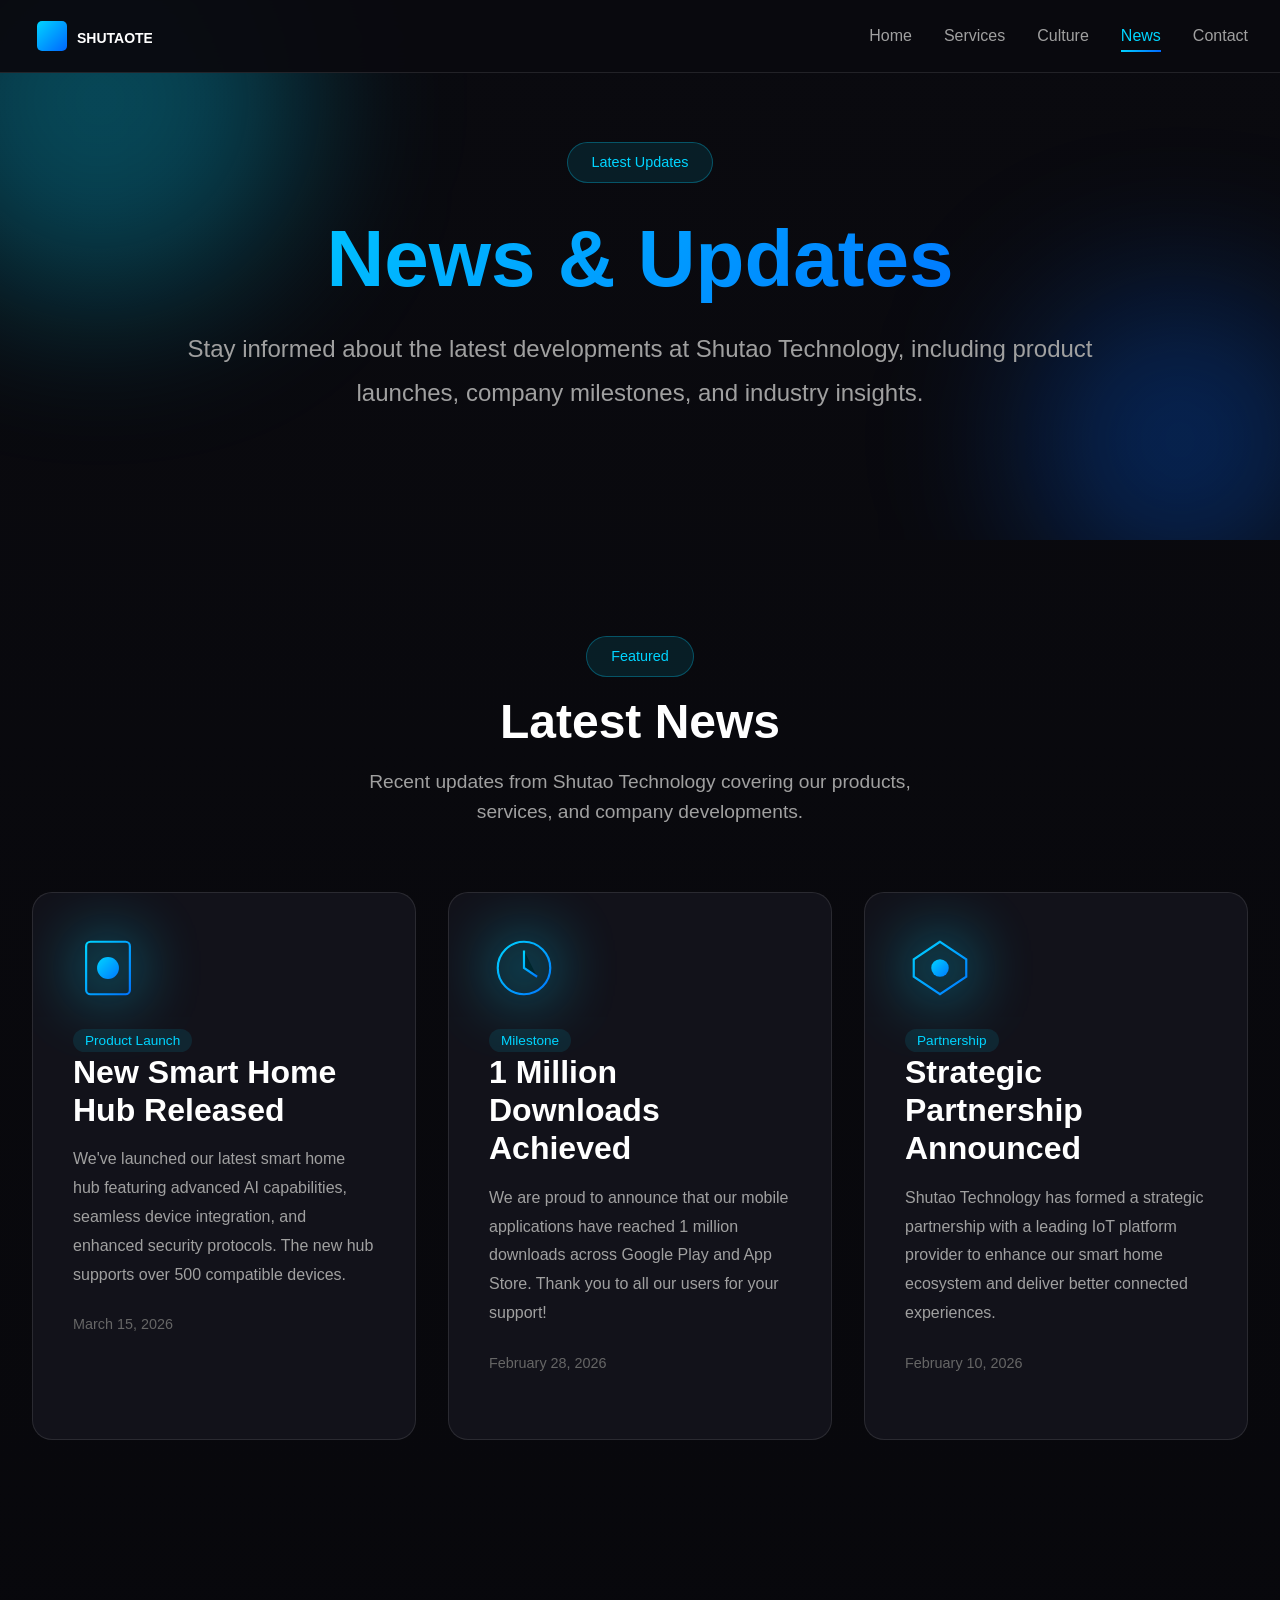
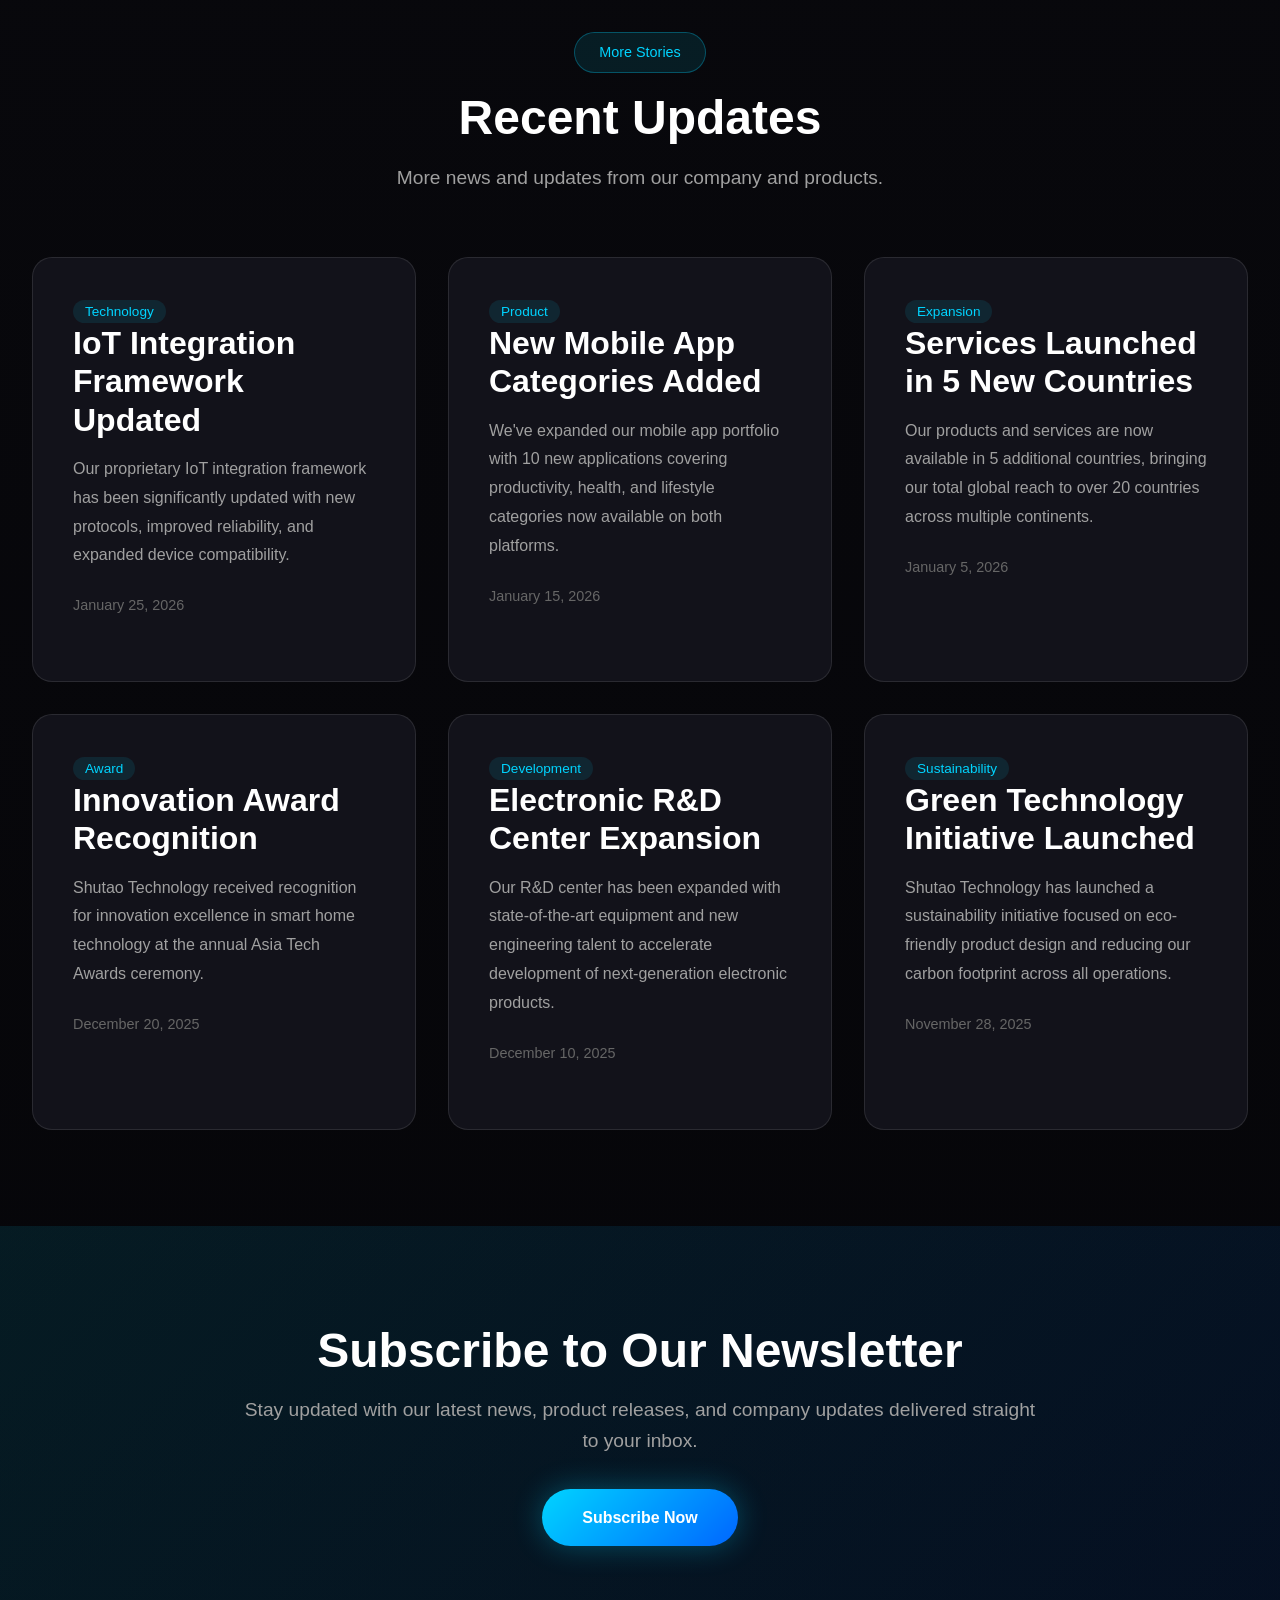
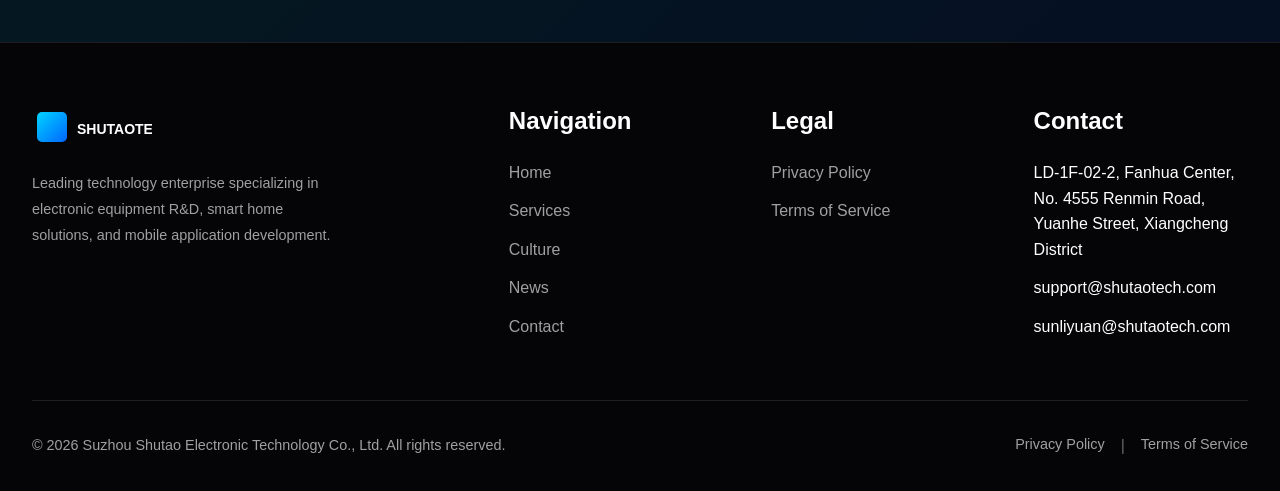
<file: news.html>
<!DOCTYPE html>
<html lang="en">
<head>
    <meta charset="UTF-8">
    <meta name="viewport" content="width=device-width, initial-scale=1.0">
    <title>News | Suzhou Shutao Electronic Technology Co., Ltd</title>
    <meta name="description" content="Stay updated with the latest news from Suzhou Shutao Electronic Technology Co., Ltd. Learn about our products, services, and company updates.">
    <link rel="icon" type="image/svg+xml" href="images/logo.svg">
    <link rel="stylesheet" href="css/styles.css">
</head>
<body>
    <div class="loading-overlay" id="loadingOverlay"><div class="loader"><div class="loader-inner"></div></div></div>

    <nav class="navbar" id="navbar">
        <div class="nav-container">
            <a href="index.html" class="nav-logo">
                <svg viewBox="0 0 120 40" class="logo-svg"><defs><linearGradient id="logoGradient" x1="0%" y1="0%" x2="100%" y2="100%"><stop offset="0%" style="stop-color:#00d4ff"/><stop offset="100%" style="stop-color:#0066ff"/></linearGradient></defs><rect x="5" y="5" width="30" height="30" rx="5" fill="url(#logoGradient)"/><text x="45" y="27" class="logo-text">SHUTAOTECH</text></svg>
            </a>
            <button class="mobile-menu-btn" id="mobileMenuBtn" aria-label="Toggle menu" aria-expanded="false"><span></span><span></span><span></span></button>
            <ul class="nav-links" id="navLinks">
                <li><a href="index.html">Home</a></li>
                <li><a href="services.html">Services</a></li>
                <li><a href="culture.html">Culture</a></li>
                <li><a href="news.html" class="active">News</a></li>
                <li><a href="contact.html">Contact</a></li>
            </ul>
        </div>
    </nav>

    <section class="hero" style="min-height: 60vh; padding-top: 8rem;">
        <div class="hero-background"><div class="gradient-orb orb-1"></div><div class="gradient-orb orb-2"></div></div>
        <div class="hero-content">
            <div class="hero-badge">Latest Updates</div>
            <h1 class="hero-title"><span class="title-line gradient-text">News & Updates</span></h1>
            <p class="hero-subtitle">Stay informed about the latest developments at Shutao Technology, including product launches, company milestones, and industry insights.</p>
        </div>
    </section>

    <!-- Featured News -->
    <section class="section">
        <div class="container">
            <div class="section-header">
                <span class="section-tag">Featured</span>
                <h2>Latest News</h2>
                <p>Recent updates from Shutao Technology covering our products, services, and company developments.</p>
            </div>
            
            <div class="services-grid">
                <article class="service-card" style="cursor: pointer;">
                    <div class="card-icon-wrapper">
                        <svg class="card-icon" viewBox="0 0 64 64">
                            <rect x="12" y="8" width="40" height="48" rx="4" fill="none" stroke="url(#iconGradient)" stroke-width="2"/>
                            <circle cx="32" cy="32" r="10" fill="url(#iconGradient)"/>
                        </svg>
                        <div class="icon-glow"></div>
                    </div>
                    <span class="news-category">Product Launch</span>
                    <h3>New Smart Home Hub Released</h3>
                    <p style="color: var(--text-secondary);">We've launched our latest smart home hub featuring advanced AI capabilities, seamless device integration, and enhanced security protocols. The new hub supports over 500 compatible devices.</p>
                    <div class="news-meta" style="margin-top: 1rem;">
                        <span class="news-date">March 15, 2026</span>
                    </div>
                </article>
                
                <article class="service-card" style="cursor: pointer;">
                    <div class="card-icon-wrapper">
                        <svg class="card-icon" viewBox="0 0 64 64">
                            <circle cx="32" cy="32" r="24" fill="none" stroke="url(#iconGradient)" stroke-width="2"/>
                            <path d="M32 16v16l12 8" stroke="url(#iconGradient)" stroke-width="2"/>
                        </svg>
                        <div class="icon-glow"></div>
                    </div>
                    <span class="news-category">Milestone</span>
                    <h3>1 Million Downloads Achieved</h3>
                    <p style="color: var(--text-secondary);">We are proud to announce that our mobile applications have reached 1 million downloads across Google Play and App Store. Thank you to all our users for your support!</p>
                    <div class="news-meta" style="margin-top: 1rem;">
                        <span class="news-date">February 28, 2026</span>
                    </div>
                </article>
                
                <article class="service-card" style="cursor: pointer;">
                    <div class="card-icon-wrapper">
                        <svg class="card-icon" viewBox="0 0 64 64">
                            <path d="M32 8L8 24v16l24 16 24-16V24L32 8z" fill="none" stroke="url(#iconGradient)" stroke-width="2"/>
                            <circle cx="32" cy="32" r="8" fill="url(#iconGradient)"/>
                        </svg>
                        <div class="icon-glow"></div>
                    </div>
                    <span class="news-category">Partnership</span>
                    <h3>Strategic Partnership Announced</h3>
                    <p style="color: var(--text-secondary);">Shutao Technology has formed a strategic partnership with a leading IoT platform provider to enhance our smart home ecosystem and deliver better connected experiences.</p>
                    <div class="news-meta" style="margin-top: 1rem;">
                        <span class="news-date">February 10, 2026</span>
                    </div>
                </article>
            </div>
        </div>
    </section>

    <!-- More News -->
    <section class="section">
        <div class="container">
            <div class="section-header">
                <span class="section-tag">More Stories</span>
                <h2>Recent Updates</h2>
                <p>More news and updates from our company and products.</p>
            </div>
            
            <div class="services-grid">
                <article class="service-card" style="cursor: pointer;">
                    <span class="news-category">Technology</span>
                    <h3>IoT Integration Framework Updated</h3>
                    <p style="color: var(--text-secondary);">Our proprietary IoT integration framework has been significantly updated with new protocols, improved reliability, and expanded device compatibility.</p>
                    <div class="news-meta" style="margin-top: 1rem;">
                        <span class="news-date">January 25, 2026</span>
                    </div>
                </article>
                
                <article class="service-card" style="cursor: pointer;">
                    <span class="news-category">Product</span>
                    <h3>New Mobile App Categories Added</h3>
                    <p style="color: var(--text-secondary);">We've expanded our mobile app portfolio with 10 new applications covering productivity, health, and lifestyle categories now available on both platforms.</p>
                    <div class="news-meta" style="margin-top: 1rem;">
                        <span class="news-date">January 15, 2026</span>
                    </div>
                </article>
                
                <article class="service-card" style="cursor: pointer;">
                    <span class="news-category">Expansion</span>
                    <h3>Services Launched in 5 New Countries</h3>
                    <p style="color: var(--text-secondary);">Our products and services are now available in 5 additional countries, bringing our total global reach to over 20 countries across multiple continents.</p>
                    <div class="news-meta" style="margin-top: 1rem;">
                        <span class="news-date">January 5, 2026</span>
                    </div>
                </article>
                
                <article class="service-card" style="cursor: pointer;">
                    <span class="news-category">Award</span>
                    <h3>Innovation Award Recognition</h3>
                    <p style="color: var(--text-secondary);">Shutao Technology received recognition for innovation excellence in smart home technology at the annual Asia Tech Awards ceremony.</p>
                    <div class="news-meta" style="margin-top: 1rem;">
                        <span class="news-date">December 20, 2025</span>
                    </div>
                </article>
                
                <article class="service-card" style="cursor: pointer;">
                    <span class="news-category">Development</span>
                    <h3>Electronic R&D Center Expansion</h3>
                    <p style="color: var(--text-secondary);">Our R&D center has been expanded with state-of-the-art equipment and new engineering talent to accelerate development of next-generation electronic products.</p>
                    <div class="news-meta" style="margin-top: 1rem;">
                        <span class="news-date">December 10, 2025</span>
                    </div>
                </article>
                
                <article class="service-card" style="cursor: pointer;">
                    <span class="news-category">Sustainability</span>
                    <h3>Green Technology Initiative Launched</h3>
                    <p style="color: var(--text-secondary);">Shutao Technology has launched a sustainability initiative focused on eco-friendly product design and reducing our carbon footprint across all operations.</p>
                    <div class="news-meta" style="margin-top: 1rem;">
                        <span class="news-date">November 28, 2025</span>
                    </div>
                </article>
            </div>
        </div>
    </section>

    <!-- Newsletter Section -->
    <section class="section cta-section">
        <div class="container">
            <div class="cta-content">
                <h2>Subscribe to Our Newsletter</h2>
                <p>Stay updated with our latest news, product releases, and company updates delivered straight to your inbox.</p>
                <div class="cta-buttons">
                    <a href="contact.html" class="btn btn-primary">Subscribe Now</a>
                </div>
            </div>
        </div>
    </section>

    <footer class="footer">
        <div class="footer-main">
            <div class="footer-brand">
                <svg viewBox="0 0 120 40" class="footer-logo"><defs><linearGradient id="footerLogoGradient" x1="0%" y1="0%" x2="100%" y2="100%"><stop offset="0%" style="stop-color:#00d4ff"/><stop offset="100%" style="stop-color:#0066ff"/></linearGradient></defs><rect x="5" y="5" width="30" height="30" rx="5" fill="url(#footerLogoGradient)"/><text x="45" y="27" class="logo-text">SHUTAOTECH</text></svg>
                <p class="footer-description">Leading technology enterprise specializing in electronic equipment R&D, smart home solutions, and mobile application development.</p>
            </div>
            <div class="footer-links"><h4>Navigation</h4><ul><li><a href="index.html">Home</a></li><li><a href="services.html">Services</a></li><li><a href="culture.html">Culture</a></li><li><a href="news.html">News</a></li><li><a href="contact.html">Contact</a></li></ul></div>
            <div class="footer-links"><h4>Legal</h4><ul><li><a href="privacy.html">Privacy Policy</a></li><li><a href="terms.html">Terms of Service</a></li></ul></div>
            <div class="footer-links"><h4>Contact</h4><ul><li>LD-1F-02-2, Fanhua Center, No. 4555 Renmin Road, Yuanhe Street, Xiangcheng District</li><li>support@shutaotech.com</li><li>sunliyuan@shutaotech.com</li></ul></div>
        </div>
        <div class="footer-bottom"><p>&copy; 2026 Suzhou Shutao Electronic Technology Co., Ltd. All rights reserved.</p><div class="footer-legal"><a href="privacy.html">Privacy Policy</a><span class="separator">|</span><a href="terms.html">Terms of Service</a></div></div>
    </footer>

    <svg style="position: absolute; width: 0; height: 0;"><defs><linearGradient id="iconGradient" x1="0%" y1="0%" x2="100%" y2="100%"><stop offset="0%" style="stop-color:#00d4ff"/><stop offset="100%" style="stop-color:#0066ff"/></linearGradient><linearGradient id="logoGradient" x1="0%" y1="0%" x2="100%" y2="100%"><stop offset="0%" style="stop-color:#00d4ff"/><stop offset="100%" style="stop-color:#0066ff"/></linearGradient></defs></svg>
    <script src="js/main.js"></script>
</body>
</html>
</file>
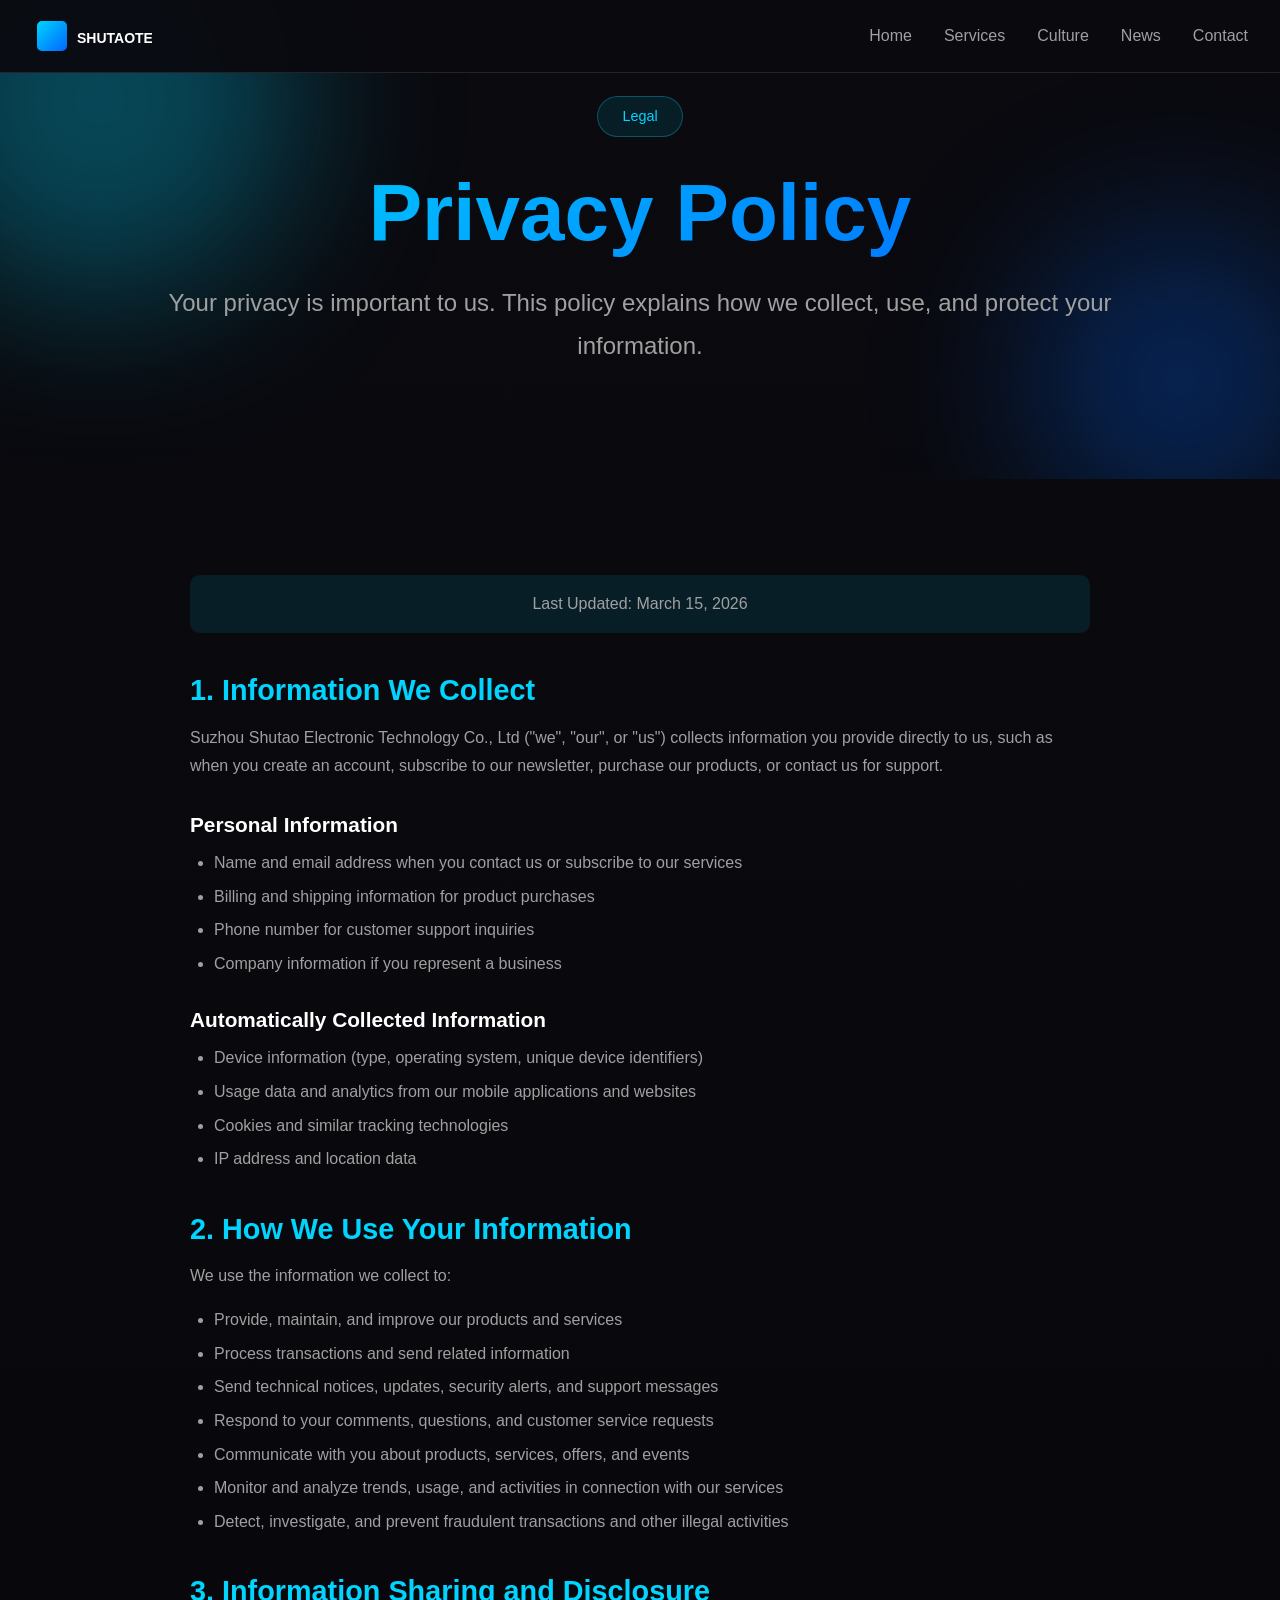
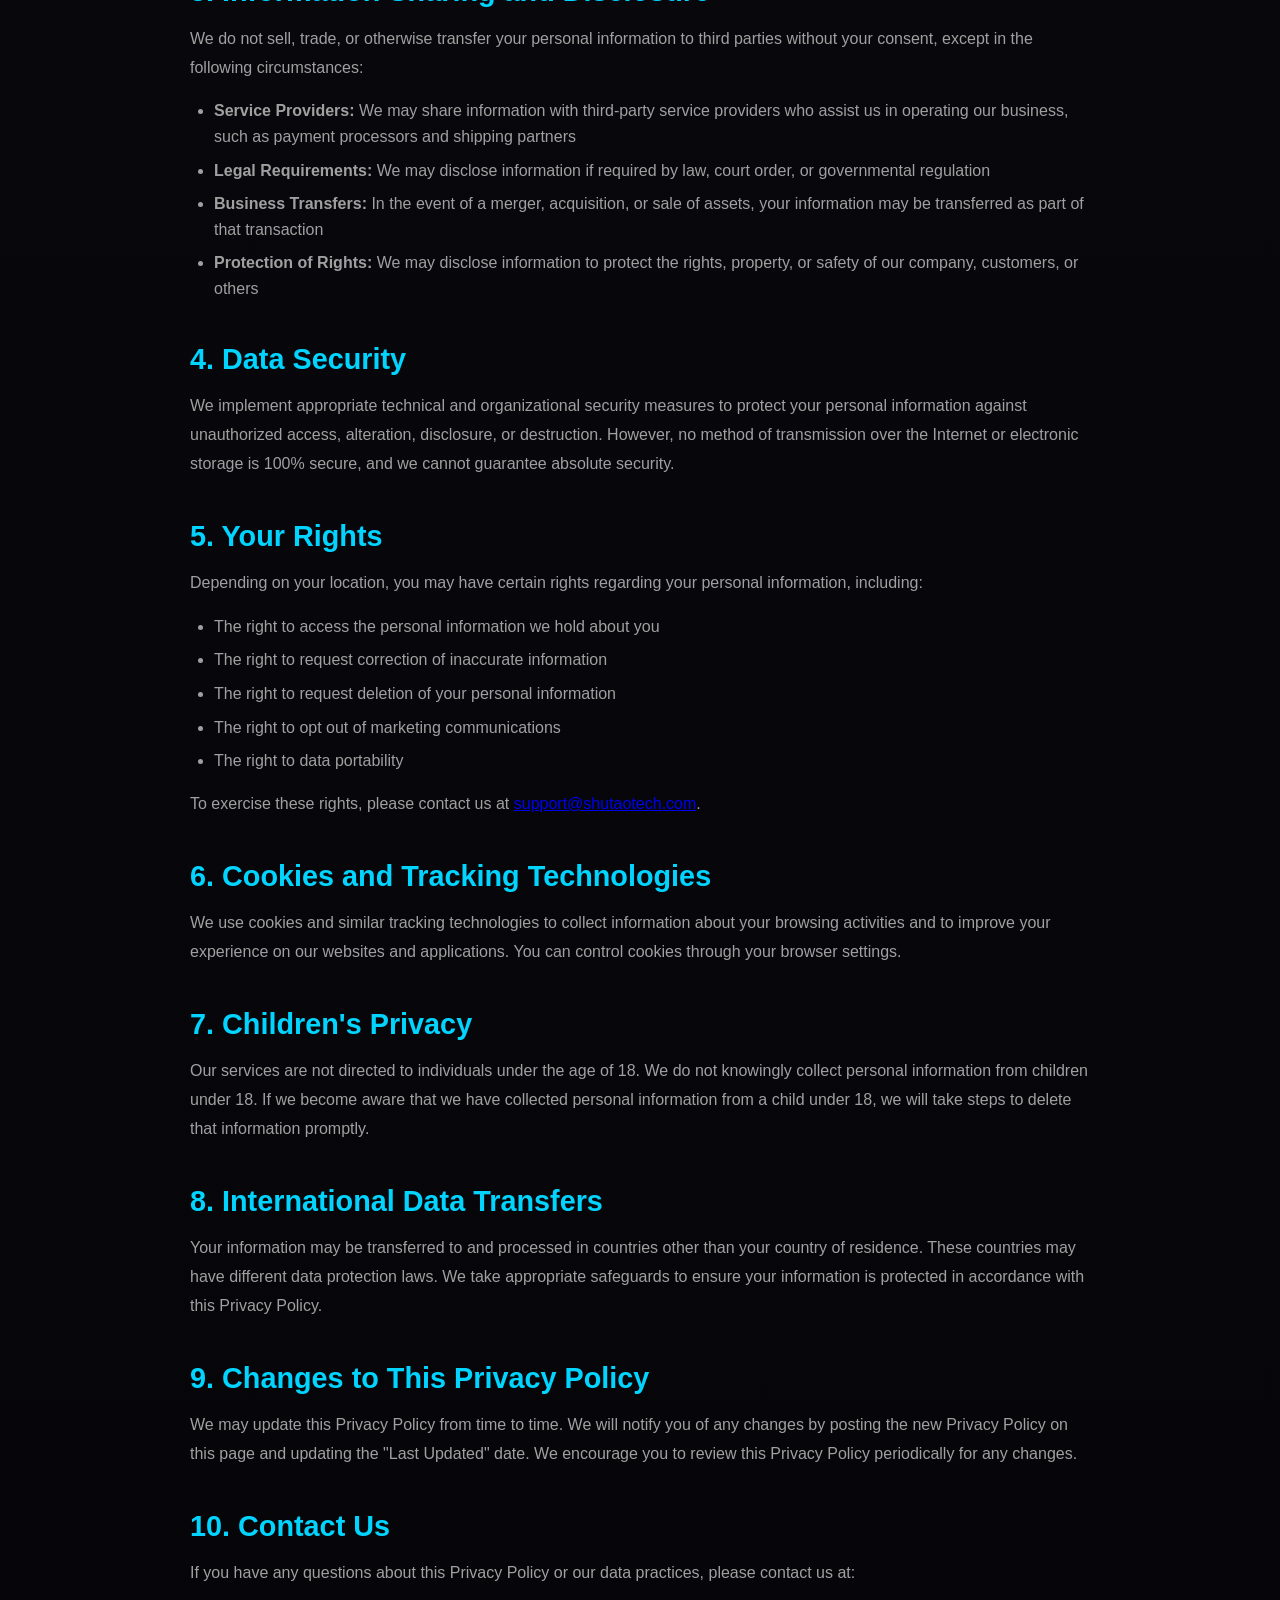
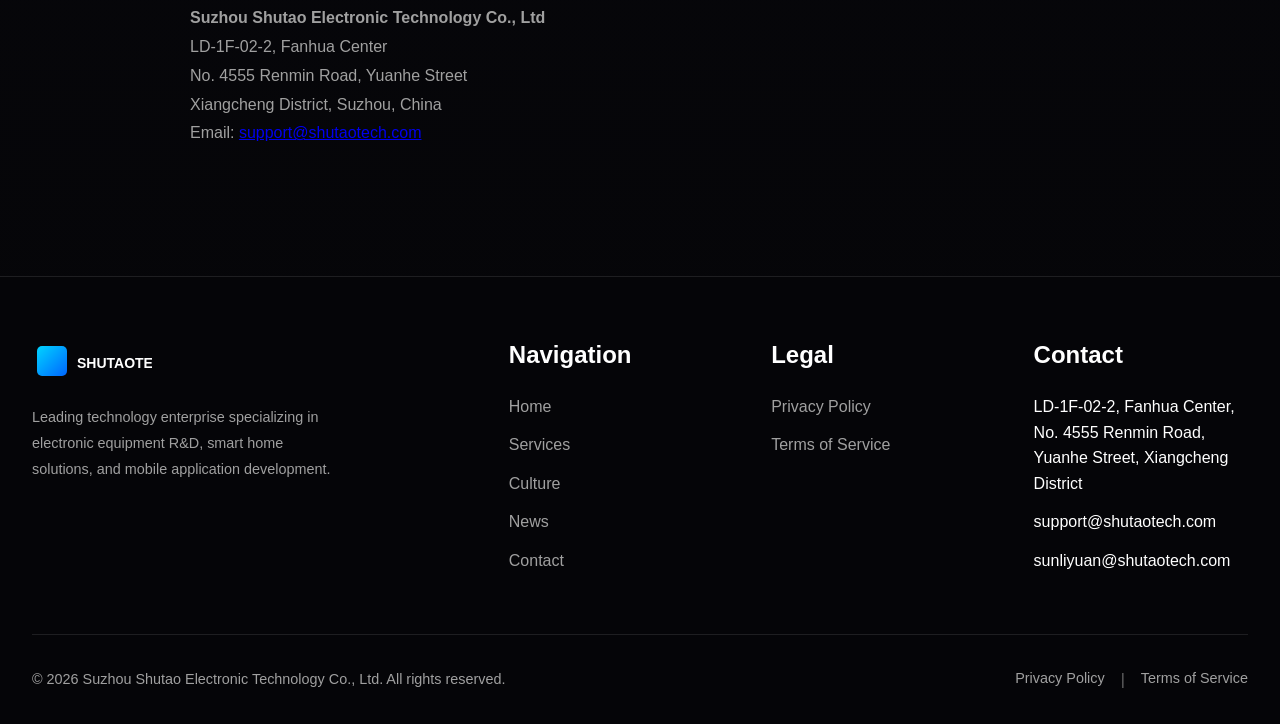
<file: privacy.html>
<!DOCTYPE html>
<html lang="en">
<head>
    <meta charset="UTF-8">
    <meta name="viewport" content="width=device-width, initial-scale=1.0">
    <title>Privacy Policy | Suzhou Shutao Electronic Technology Co., Ltd</title>
    <meta name="description" content="Privacy Policy for Suzhou Shutao Electronic Technology Co., Ltd. Learn how we collect, use, and protect your personal information.">
    <link rel="icon" type="image/svg+xml" href="images/logo.svg">
    <link rel="stylesheet" href="css/styles.css">
</head>
<body>
    <div class="loading-overlay" id="loadingOverlay"><div class="loader"><div class="loader-inner"></div></div></div>

    <nav class="navbar" id="navbar">
        <div class="nav-container">
            <a href="index.html" class="nav-logo">
                <svg viewBox="0 0 120 40" class="logo-svg"><defs><linearGradient id="logoGradient" x1="0%" y1="0%" x2="100%" y2="100%"><stop offset="0%" style="stop-color:#00d4ff"/><stop offset="100%" style="stop-color:#0066ff"/></linearGradient></defs><rect x="5" y="5" width="30" height="30" rx="5" fill="url(#logoGradient)"/><text x="45" y="27" class="logo-text">SHUTAOTECH</text></svg>
            </a>
            <button class="mobile-menu-btn" id="mobileMenuBtn" aria-label="Toggle menu" aria-expanded="false"><span></span><span></span><span></span></button>
            <ul class="nav-links" id="navLinks">
                <li><a href="index.html">Home</a></li>
                <li><a href="services.html">Services</a></li>
                <li><a href="culture.html">Culture</a></li>
                <li><a href="news.html">News</a></li>
                <li><a href="contact.html">Contact</a></li>
            </ul>
        </div>
    </nav>

    <section class="hero" style="min-height: 40vh; padding-top: 6rem;">
        <div class="hero-background"><div class="gradient-orb orb-1"></div><div class="gradient-orb orb-2"></div></div>
        <div class="hero-content">
            <div class="hero-badge">Legal</div>
            <h1 class="hero-title"><span class="title-line gradient-text">Privacy Policy</span></h1>
            <p class="hero-subtitle">Your privacy is important to us. This policy explains how we collect, use, and protect your information.</p>
        </div>
    </section>

    <section class="section">
        <div class="container">
            <div class="legal-content">
                <div class="legal-meta">
                    <span>Last Updated: March 15, 2026</span>
                </div>

                <div class="legal-section">
                    <h2>1. Information We Collect</h2>
                    <p>Suzhou Shutao Electronic Technology Co., Ltd ("we", "our", or "us") collects information you provide directly to us, such as when you create an account, subscribe to our newsletter, purchase our products, or contact us for support.</p>
                    <h3>Personal Information</h3>
                    <ul>
                        <li>Name and email address when you contact us or subscribe to our services</li>
                        <li>Billing and shipping information for product purchases</li>
                        <li>Phone number for customer support inquiries</li>
                        <li>Company information if you represent a business</li>
                    </ul>
                    <h3>Automatically Collected Information</h3>
                    <ul>
                        <li>Device information (type, operating system, unique device identifiers)</li>
                        <li>Usage data and analytics from our mobile applications and websites</li>
                        <li>Cookies and similar tracking technologies</li>
                        <li>IP address and location data</li>
                    </ul>
                </div>

                <div class="legal-section">
                    <h2>2. How We Use Your Information</h2>
                    <p>We use the information we collect to:</p>
                    <ul>
                        <li>Provide, maintain, and improve our products and services</li>
                        <li>Process transactions and send related information</li>
                        <li>Send technical notices, updates, security alerts, and support messages</li>
                        <li>Respond to your comments, questions, and customer service requests</li>
                        <li>Communicate with you about products, services, offers, and events</li>
                        <li>Monitor and analyze trends, usage, and activities in connection with our services</li>
                        <li>Detect, investigate, and prevent fraudulent transactions and other illegal activities</li>
                    </ul>
                </div>

                <div class="legal-section">
                    <h2>3. Information Sharing and Disclosure</h2>
                    <p>We do not sell, trade, or otherwise transfer your personal information to third parties without your consent, except in the following circumstances:</p>
                    <ul>
                        <li><strong>Service Providers:</strong> We may share information with third-party service providers who assist us in operating our business, such as payment processors and shipping partners</li>
                        <li><strong>Legal Requirements:</strong> We may disclose information if required by law, court order, or governmental regulation</li>
                        <li><strong>Business Transfers:</strong> In the event of a merger, acquisition, or sale of assets, your information may be transferred as part of that transaction</li>
                        <li><strong>Protection of Rights:</strong> We may disclose information to protect the rights, property, or safety of our company, customers, or others</li>
                    </ul>
                </div>

                <div class="legal-section">
                    <h2>4. Data Security</h2>
                    <p>We implement appropriate technical and organizational security measures to protect your personal information against unauthorized access, alteration, disclosure, or destruction. However, no method of transmission over the Internet or electronic storage is 100% secure, and we cannot guarantee absolute security.</p>
                </div>

                <div class="legal-section">
                    <h2>5. Your Rights</h2>
                    <p>Depending on your location, you may have certain rights regarding your personal information, including:</p>
                    <ul>
                        <li>The right to access the personal information we hold about you</li>
                        <li>The right to request correction of inaccurate information</li>
                        <li>The right to request deletion of your personal information</li>
                        <li>The right to opt out of marketing communications</li>
                        <li>The right to data portability</li>
                    </ul>
                    <p>To exercise these rights, please contact us at <a href="mailto:support@shutaotech.com">support@shutaotech.com</a>.</p>
                </div>

                <div class="legal-section">
                    <h2>6. Cookies and Tracking Technologies</h2>
                    <p>We use cookies and similar tracking technologies to collect information about your browsing activities and to improve your experience on our websites and applications. You can control cookies through your browser settings.</p>
                </div>

                <div class="legal-section">
                    <h2>7. Children's Privacy</h2>
                    <p>Our services are not directed to individuals under the age of 18. We do not knowingly collect personal information from children under 18. If we become aware that we have collected personal information from a child under 18, we will take steps to delete that information promptly.</p>
                </div>

                <div class="legal-section">
                    <h2>8. International Data Transfers</h2>
                    <p>Your information may be transferred to and processed in countries other than your country of residence. These countries may have different data protection laws. We take appropriate safeguards to ensure your information is protected in accordance with this Privacy Policy.</p>
                </div>

                <div class="legal-section">
                    <h2>9. Changes to This Privacy Policy</h2>
                    <p>We may update this Privacy Policy from time to time. We will notify you of any changes by posting the new Privacy Policy on this page and updating the "Last Updated" date. We encourage you to review this Privacy Policy periodically for any changes.</p>
                </div>

                <div class="legal-section">
                    <h2>10. Contact Us</h2>
                    <p>If you have any questions about this Privacy Policy or our data practices, please contact us at:</p>
                    <p><strong>Suzhou Shutao Electronic Technology Co., Ltd</strong><br>
                    LD-1F-02-2, Fanhua Center<br>
                    No. 4555 Renmin Road, Yuanhe Street<br>
                    Xiangcheng District, Suzhou, China<br>
                    Email: <a href="mailto:support@shutaotech.com">support@shutaotech.com</a></p>
                </div>
            </div>
        </div>
    </section>

    <footer class="footer">
        <div class="footer-main">
            <div class="footer-brand">
                <svg viewBox="0 0 120 40" class="footer-logo"><defs><linearGradient id="footerLogoGradient" x1="0%" y1="0%" x2="100%" y2="100%"><stop offset="0%" style="stop-color:#00d4ff"/><stop offset="100%" style="stop-color:#0066ff"/></linearGradient></defs><rect x="5" y="5" width="30" height="30" rx="5" fill="url(#footerLogoGradient)"/><text x="45" y="27" class="logo-text">SHUTAOTECH</text></svg>
                <p class="footer-description">Leading technology enterprise specializing in electronic equipment R&D, smart home solutions, and mobile application development.</p>
            </div>
            <div class="footer-links"><h4>Navigation</h4><ul><li><a href="index.html">Home</a></li><li><a href="services.html">Services</a></li><li><a href="culture.html">Culture</a></li><li><a href="news.html">News</a></li><li><a href="contact.html">Contact</a></li></ul></div>
            <div class="footer-links"><h4>Legal</h4><ul><li><a href="privacy.html">Privacy Policy</a></li><li><a href="terms.html">Terms of Service</a></li></ul></div>
            <div class="footer-links"><h4>Contact</h4><ul><li>LD-1F-02-2, Fanhua Center, No. 4555 Renmin Road, Yuanhe Street, Xiangcheng District</li><li>support@shutaotech.com</li><li>sunliyuan@shutaotech.com</li></ul></div>
        </div>
        <div class="footer-bottom"><p>&copy; 2026 Suzhou Shutao Electronic Technology Co., Ltd. All rights reserved.</p><div class="footer-legal"><a href="privacy.html">Privacy Policy</a><span class="separator">|</span><a href="terms.html">Terms of Service</a></div></div>
    </footer>

    <svg style="position: absolute; width: 0; height: 0;"><defs><linearGradient id="iconGradient" x1="0%" y1="0%" x2="100%" y2="100%"><stop offset="0%" style="stop-color:#00d4ff"/><stop offset="100%" style="stop-color:#0066ff"/></linearGradient><linearGradient id="logoGradient" x1="0%" y1="0%" x2="100%" y2="100%"><stop offset="0%" style="stop-color:#00d4ff"/><stop offset="100%" style="stop-color:#0066ff"/></linearGradient></defs></svg>
    <script src="js/main.js"></script>
</body>
</html>
</file>
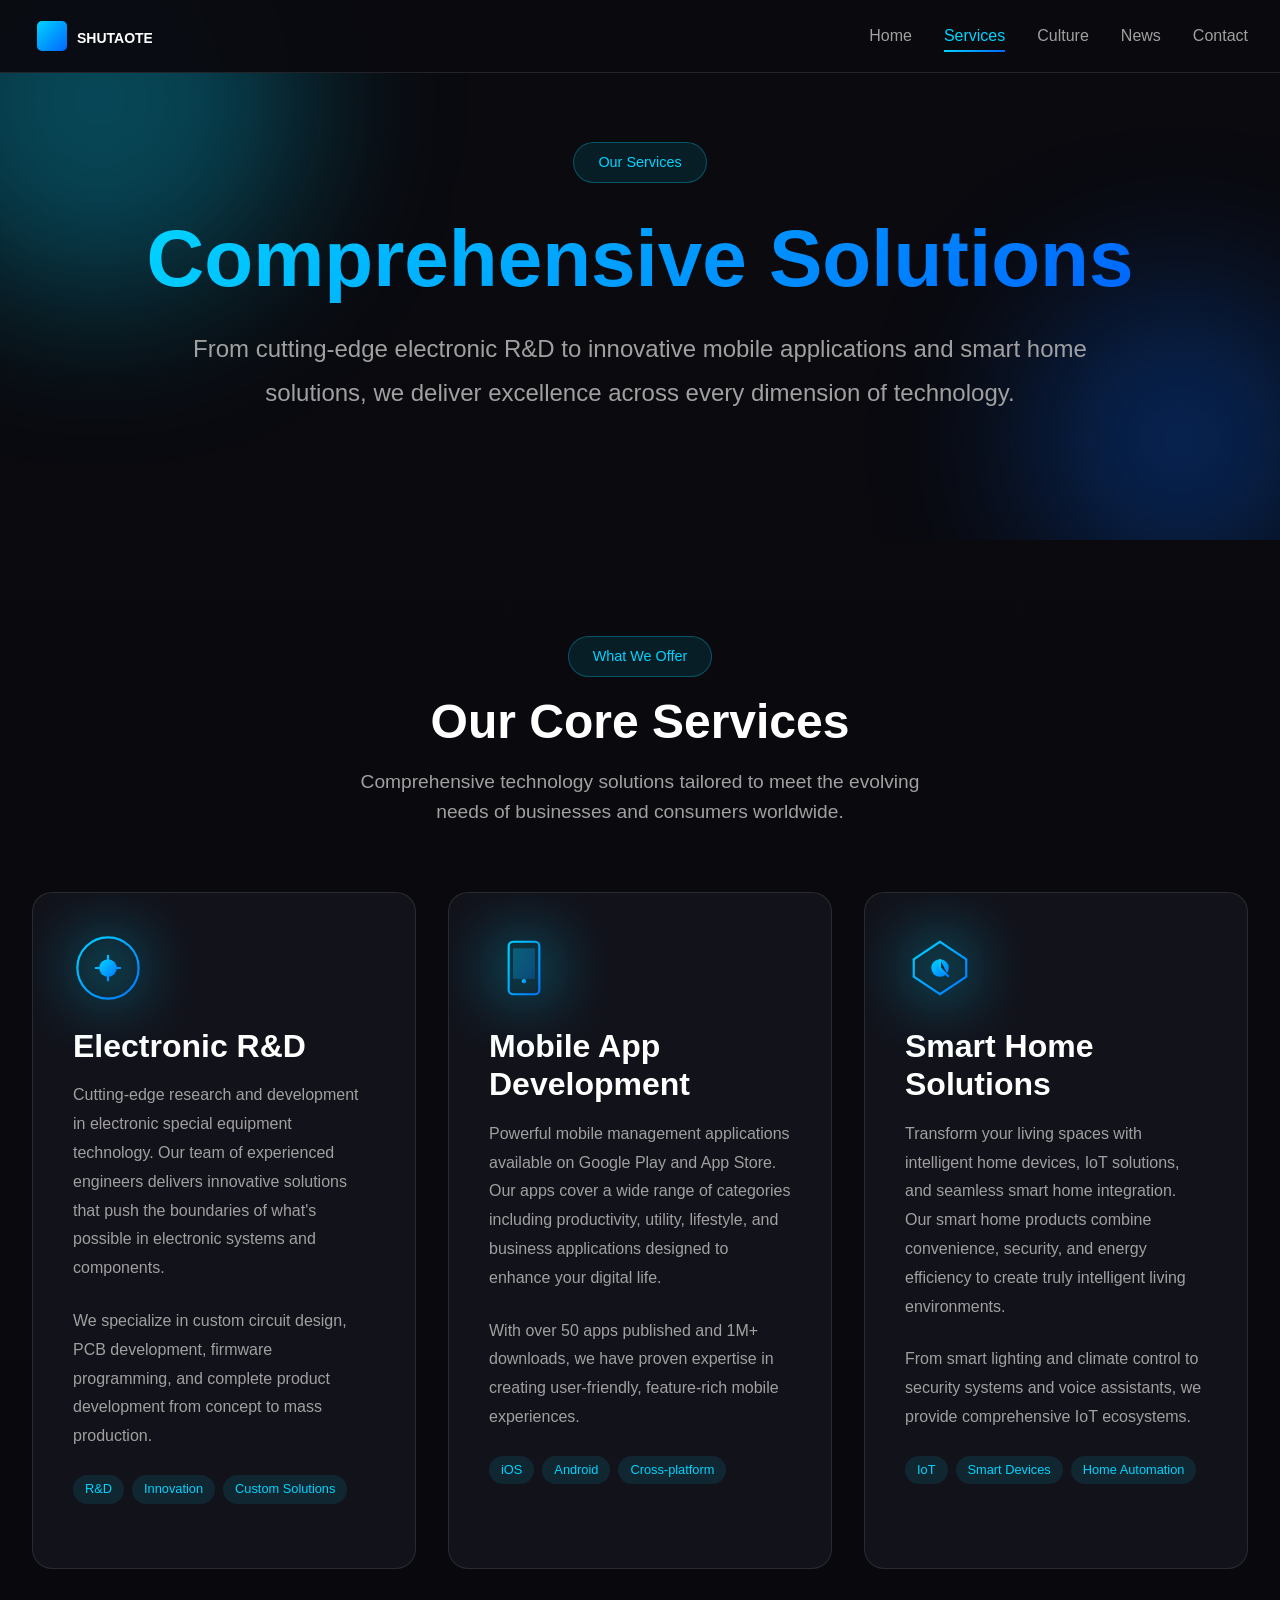
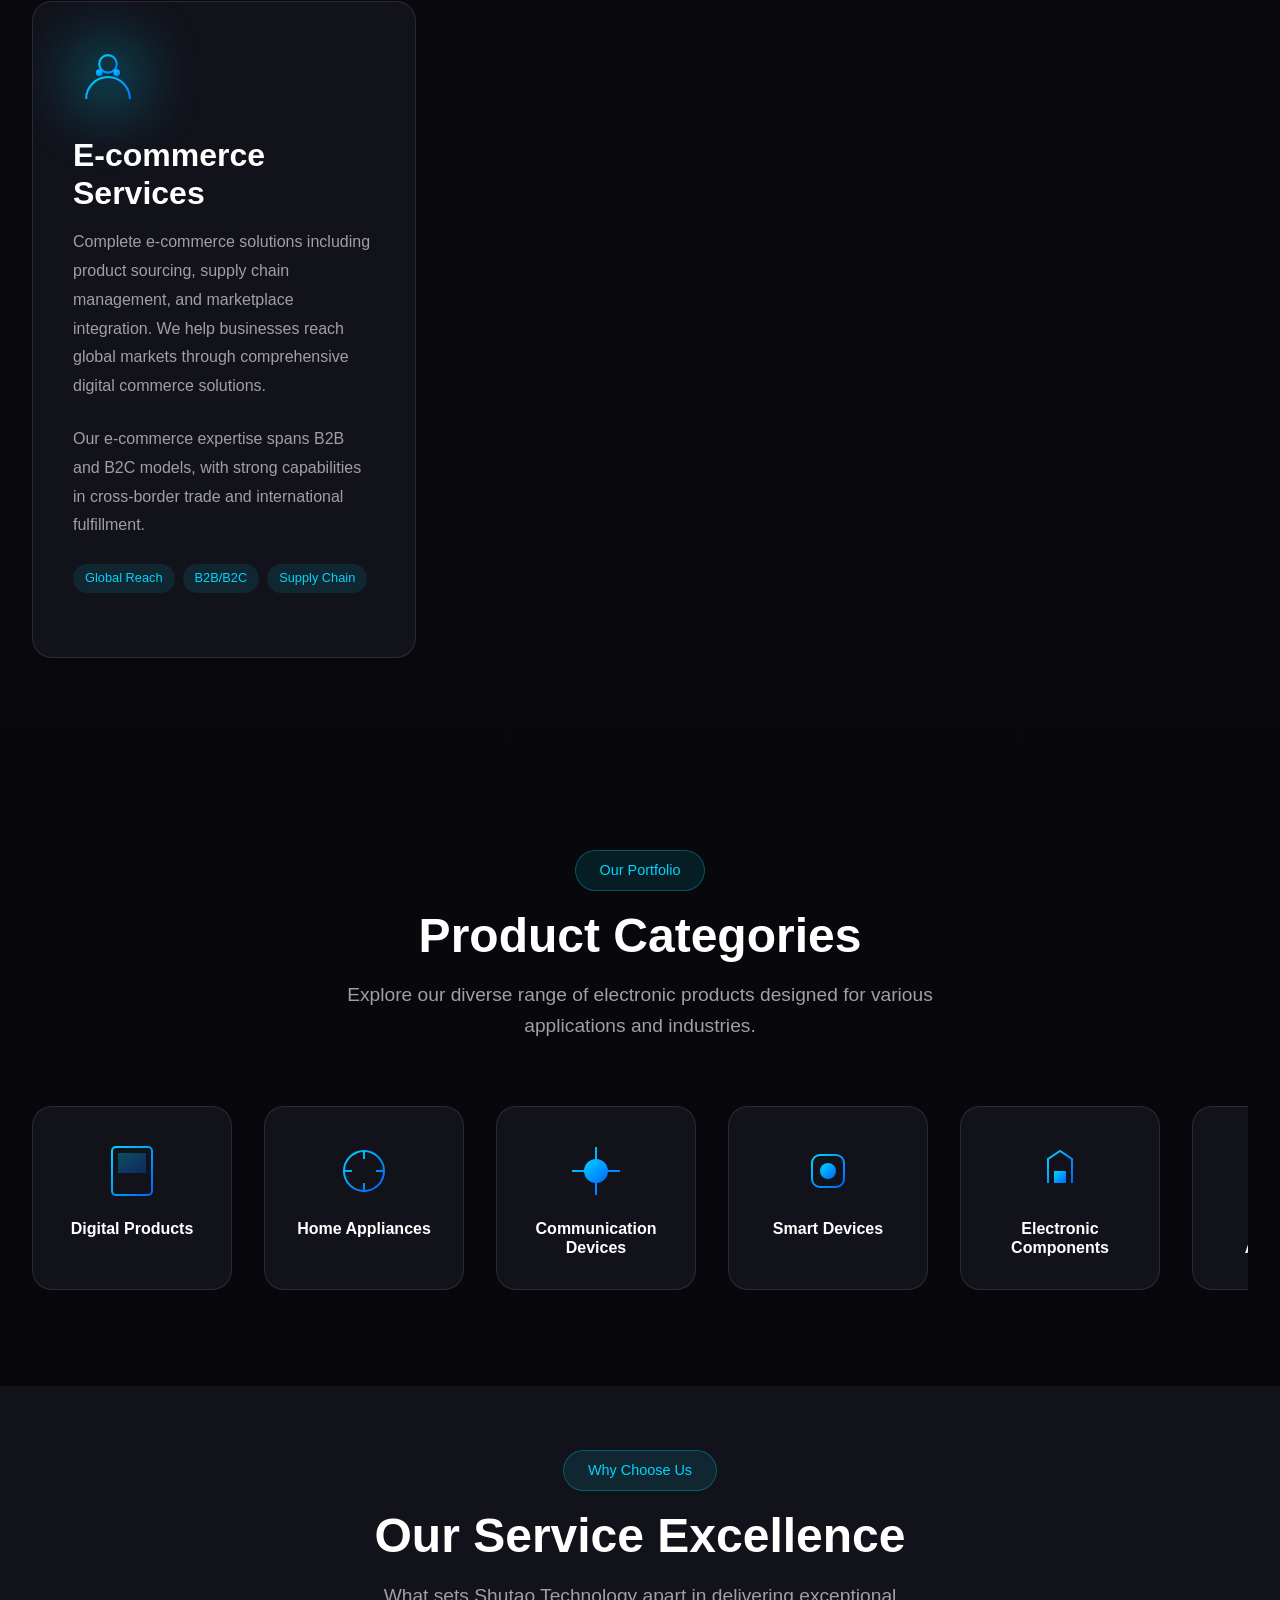
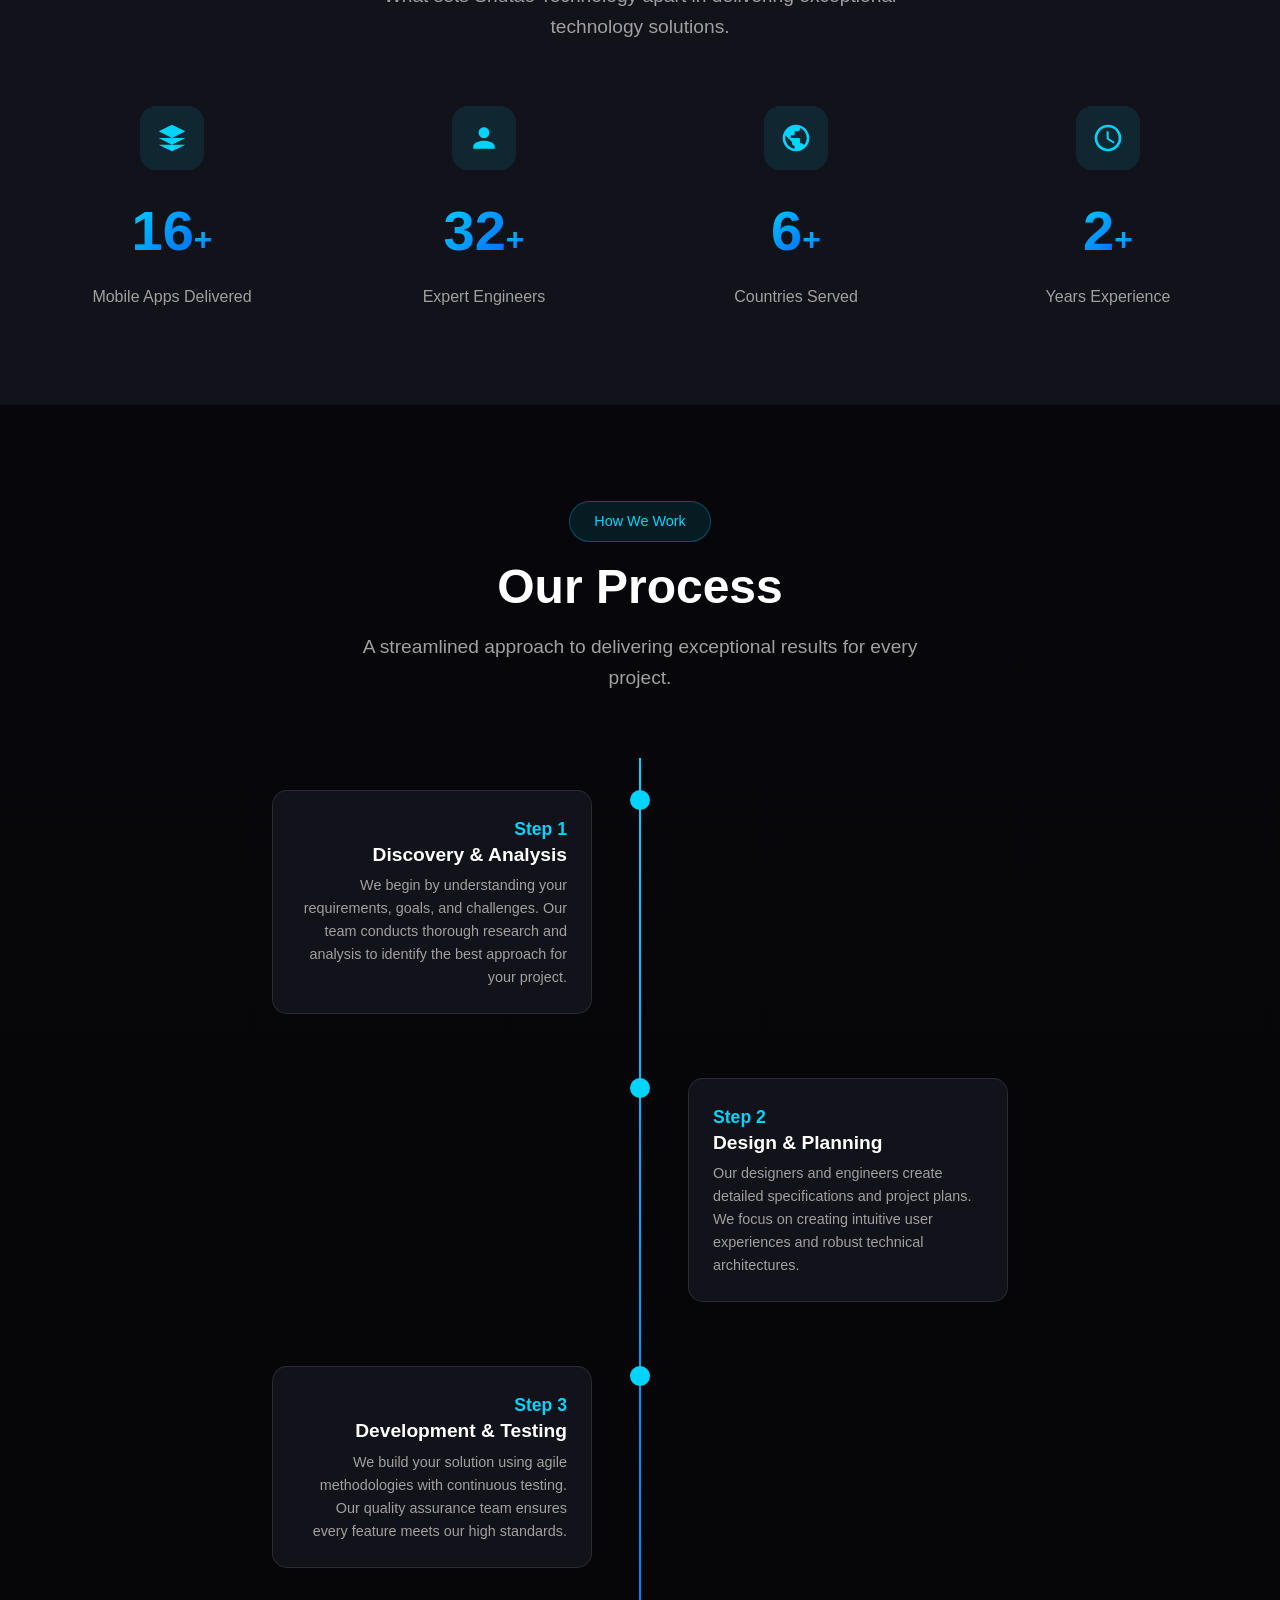
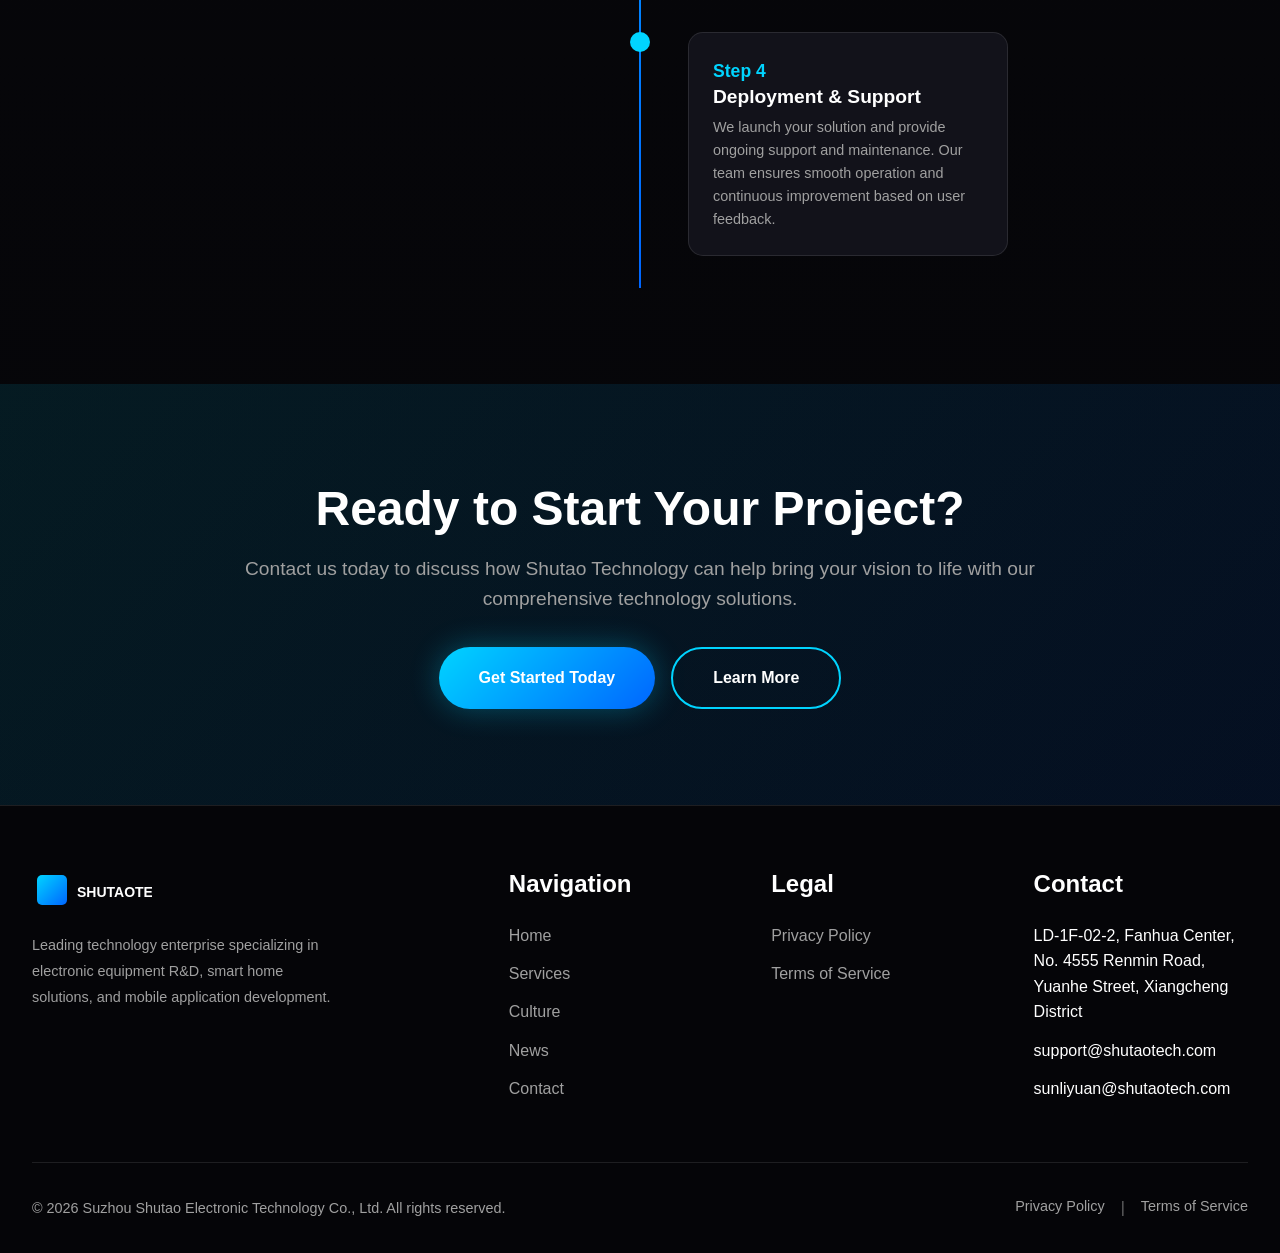
<file: services.html>
<!DOCTYPE html>
<html lang="en">
<head>
    <meta charset="UTF-8">
    <meta name="viewport" content="width=device-width, initial-scale=1.0">
    <title>Services | Suzhou Shutao Electronic Technology Co., Ltd</title>
    <meta name="description" content="Discover our comprehensive technology services including electronic R&D, mobile app development, smart home solutions, and e-commerce services.">
    <link rel="icon" type="image/svg+xml" href="images/logo.svg">
    <link rel="stylesheet" href="css/styles.css">
</head>
<body>
    <div class="loading-overlay" id="loadingOverlay"><div class="loader"><div class="loader-inner"></div></div></div>

    <nav class="navbar" id="navbar">
        <div class="nav-container">
            <a href="index.html" class="nav-logo">
                <svg viewBox="0 0 120 40" class="logo-svg"><defs><linearGradient id="logoGradient" x1="0%" y1="0%" x2="100%" y2="100%"><stop offset="0%" style="stop-color:#00d4ff"/><stop offset="100%" style="stop-color:#0066ff"/></linearGradient></defs><rect x="5" y="5" width="30" height="30" rx="5" fill="url(#logoGradient)"/><text x="45" y="27" class="logo-text">SHUTAOTECH</text></svg>
            </a>
            <button class="mobile-menu-btn" id="mobileMenuBtn" aria-label="Toggle menu" aria-expanded="false"><span></span><span></span><span></span></button>
            <ul class="nav-links" id="navLinks">
                <li><a href="index.html">Home</a></li>
                <li><a href="services.html" class="active">Services</a></li>
                <li><a href="culture.html">Culture</a></li>
                <li><a href="news.html">News</a></li>
                <li><a href="contact.html">Contact</a></li>
            </ul>
        </div>
    </nav>

    <section class="hero" style="min-height: 60vh; padding-top: 8rem;">
        <div class="hero-background"><div class="gradient-orb orb-1"></div><div class="gradient-orb orb-2"></div></div>
        <div class="hero-content">
            <div class="hero-badge">Our Services</div>
            <h1 class="hero-title"><span class="title-line gradient-text">Comprehensive Solutions</span></h1>
            <p class="hero-subtitle">From cutting-edge electronic R&D to innovative mobile applications and smart home solutions, we deliver excellence across every dimension of technology.</p>
        </div>
    </section>

    <!-- Services Overview -->
    <section class="section">
        <div class="container">
            <div class="section-header">
                <span class="section-tag">What We Offer</span>
                <h2>Our Core Services</h2>
                <p>Comprehensive technology solutions tailored to meet the evolving needs of businesses and consumers worldwide.</p>
            </div>
            
            <div class="services-grid">
                <article class="service-card" data-service="electronics">
                    <div class="card-icon-wrapper">
                        <svg class="card-icon" viewBox="0 0 64 64">
                            <circle cx="32" cy="32" r="28" fill="none" stroke="url(#iconGradient)" stroke-width="2"/>
                            <path d="M20 32h24M32 20v24" stroke="url(#iconGradient)" stroke-width="2"/>
                            <circle cx="32" cy="32" r="8" fill="url(#iconGradient)"/>
                        </svg>
                        <div class="icon-glow"></div>
                    </div>
                    <h3>Electronic R&D</h3>
                    <p>Cutting-edge research and development in electronic special equipment technology. Our team of experienced engineers delivers innovative solutions that push the boundaries of what's possible in electronic systems and components.</p>
                    <p style="color: var(--text-secondary); margin-top: 1rem;">We specialize in custom circuit design, PCB development, firmware programming, and complete product development from concept to mass production.</p>
                    <div class="card-features">
                        <span class="feature-tag">R&D</span>
                        <span class="feature-tag">Innovation</span>
                        <span class="feature-tag">Custom Solutions</span>
                    </div>
                </article>
                
                <article class="service-card" data-service="mobile">
                    <div class="card-icon-wrapper">
                        <svg class="card-icon" viewBox="0 0 64 64">
                            <rect x="18" y="8" width="28" height="48" rx="4" fill="none" stroke="url(#iconGradient)" stroke-width="2"/>
                            <line x1="24" y1="48" x2="40" y2="48" stroke="url(#iconGradient)" stroke-width="2"/>
                            <circle cx="32" cy="44" r="2" fill="url(#iconGradient)"/>
                            <rect x="22" y="14" width="20" height="28" fill="url(#iconGradient)" opacity="0.3"/>
                        </svg>
                        <div class="icon-glow"></div>
                    </div>
                    <h3>Mobile App Development</h3>
                    <p>Powerful mobile management applications available on Google Play and App Store. Our apps cover a wide range of categories including productivity, utility, lifestyle, and business applications designed to enhance your digital life.</p>
                    <p style="color: var(--text-secondary); margin-top: 1rem;">With over 50 apps published and 1M+ downloads, we have proven expertise in creating user-friendly, feature-rich mobile experiences.</p>
                    <div class="card-features">
                        <span class="feature-tag">iOS</span>
                        <span class="feature-tag">Android</span>
                        <span class="feature-tag">Cross-platform</span>
                    </div>
                </article>
                
                <article class="service-card" data-service="smart">
                    <div class="card-icon-wrapper">
                        <svg class="card-icon" viewBox="0 0 64 64">
                            <path d="M32 8L8 24v16l24 16 24-16V24L32 8z" fill="none" stroke="url(#iconGradient)" stroke-width="2"/>
                            <circle cx="32" cy="32" r="8" fill="url(#iconGradient)"/>
                            <path d="M32 24v8l8 8" stroke="url(#iconGradient)" stroke-width="2"/>
                        </svg>
                        <div class="icon-glow"></div>
                    </div>
                    <h3>Smart Home Solutions</h3>
                    <p>Transform your living spaces with intelligent home devices, IoT solutions, and seamless smart home integration. Our smart home products combine convenience, security, and energy efficiency to create truly intelligent living environments.</p>
                    <p style="color: var(--text-secondary); margin-top: 1rem;">From smart lighting and climate control to security systems and voice assistants, we provide comprehensive IoT ecosystems.</p>
                    <div class="card-features">
                        <span class="feature-tag">IoT</span>
                        <span class="feature-tag">Smart Devices</span>
                        <span class="feature-tag">Home Automation</span>
                    </div>
                </article>
                
                <article class="service-card" data-service="ecommerce">
                    <div class="card-icon-wrapper">
                        <svg class="card-icon" viewBox="0 0 64 64">
                            <circle cx="32" cy="20" r="8" fill="none" stroke="url(#iconGradient)" stroke-width="2"/>
                            <path d="M12 52c0-11 9-20 20-20s20 9 20 20" fill="none" stroke="url(#iconGradient)" stroke-width="2"/>
                            <circle cx="24" cy="28" r="3" fill="url(#iconGradient)"/>
                            <circle cx="40" cy="28" r="3" fill="url(#iconGradient)"/>
                        </svg>
                        <div class="icon-glow"></div>
                    </div>
                    <h3>E-commerce Services</h3>
                    <p>Complete e-commerce solutions including product sourcing, supply chain management, and marketplace integration. We help businesses reach global markets through comprehensive digital commerce solutions.</p>
                    <p style="color: var(--text-secondary); margin-top: 1rem;">Our e-commerce expertise spans B2B and B2C models, with strong capabilities in cross-border trade and international fulfillment.</p>
                    <div class="card-features">
                        <span class="feature-tag">Global Reach</span>
                        <span class="feature-tag">B2B/B2C</span>
                        <span class="feature-tag">Supply Chain</span>
                    </div>
                </article>
            </div>
        </div>
    </section>

    <!-- Product Categories -->
    <section class="section">
        <div class="container">
            <div class="section-header">
                <span class="section-tag">Our Portfolio</span>
                <h2>Product Categories</h2>
                <p>Explore our diverse range of electronic products designed for various applications and industries.</p>
            </div>
            
            <div class="products-carousel">
                <div class="products-track">
                    <div class="product-item">
                        <div class="product-icon">
                            <svg viewBox="0 0 64 64">
                                <rect x="12" y="8" width="40" height="48" rx="4" fill="none" stroke="url(#iconGradient)" stroke-width="2"/>
                                <rect x="18" y="14" width="28" height="20" fill="url(#iconGradient)" opacity="0.3"/>
                            </svg>
                        </div>
                        <h4>Digital Products</h4>
                    </div>
                    <div class="product-item">
                        <div class="product-icon">
                            <svg viewBox="0 0 64 64">
                                <circle cx="32" cy="32" r="20" fill="none" stroke="url(#iconGradient)" stroke-width="2"/>
                                <path d="M32 12v8M32 44v8M12 32h8M44 32h8" stroke="url(#iconGradient)" stroke-width="2"/>
                            </svg>
                        </div>
                        <h4>Home Appliances</h4>
                    </div>
                    <div class="product-item">
                        <div class="product-icon">
                            <svg viewBox="0 0 64 64">
                                <path d="M32 8v48M8 32h48" stroke="url(#iconGradient)" stroke-width="2"/>
                                <circle cx="32" cy="32" r="12" fill="url(#iconGradient)"/>
                            </svg>
                        </div>
                        <h4>Communication Devices</h4>
                    </div>
                    <div class="product-item">
                        <div class="product-icon">
                            <svg viewBox="0 0 64 64">
                                <rect x="16" y="16" width="32" height="32" rx="8" fill="none" stroke="url(#iconGradient)" stroke-width="2"/>
                                <circle cx="32" cy="32" r="8" fill="url(#iconGradient)"/>
                            </svg>
                        </div>
                        <h4>Smart Devices</h4>
                    </div>
                    <div class="product-item">
                        <div class="product-icon">
                            <svg viewBox="0 0 64 64">
                                <path d="M20 44V20l12-8 12 8v24" fill="none" stroke="url(#iconGradient)" stroke-width="2"/>
                                <rect x="26" y="32" width="12" height="12" fill="url(#iconGradient)"/>
                            </svg>
                        </div>
                        <h4>Electronic Components</h4>
                    </div>
                    <div class="product-item">
                        <div class="product-icon">
                            <svg viewBox="0 0 64 64">
                                <path d="M8 56V24l24-16 24 16v32" fill="none" stroke="url(#iconGradient)" stroke-width="2"/>
                                <circle cx="32" cy="36" r="6" fill="url(#iconGradient)"/>
                            </svg>
                        </div>
                        <h4>Hardware Accessories</h4>
                    </div>
                    <div class="product-item">
                        <div class="product-icon">
                            <svg viewBox="0 0 64 64">
                                <rect x="12" y="8" width="40" height="48" rx="4" fill="none" stroke="url(#iconGradient)" stroke-width="2"/>
                                <rect x="18" y="14" width="28" height="20" fill="url(#iconGradient)" opacity="0.3"/>
                            </svg>
                        </div>
                        <h4>Digital Products</h4>
                    </div>
                    <div class="product-item">
                        <div class="product-icon">
                            <svg viewBox="0 0 64 64">
                                <circle cx="32" cy="32" r="20" fill="none" stroke="url(#iconGradient)" stroke-width="2"/>
                                <path d="M32 12v8M32 44v8M12 32h8M44 32h8" stroke="url(#iconGradient)" stroke-width="2"/>
                            </svg>
                        </div>
                        <h4>Home Appliances</h4>
                    </div>
                </div>
            </div>
        </div>
    </section>

    <!-- Why Choose Our Services -->
    <section class="section stats-section">
        <div class="container">
            <div class="section-header" style="margin-bottom: 2rem;">
                <span class="section-tag">Why Choose Us</span>
                <h2>Our Service Excellence</h2>
                <p>What sets Shutao Technology apart in delivering exceptional technology solutions.</p>
            </div>
            <div class="stats-grid">
                <div class="stat-box">
                    <div class="stat-icon"><svg viewBox="0 0 24 24" width="32" height="32"><path fill="currentColor" d="M12 2L2 7l10 5 10-5-10-5zM2 17l10 5 10-5M2 12l10 5 10-5"/></svg></div>
                    <span class="stat-number" data-count="50">0</span><span class="stat-suffix">+</span>
                    <span class="stat-label">Mobile Apps Delivered</span>
                </div>
                <div class="stat-box">
                    <div class="stat-icon"><svg viewBox="0 0 24 24" width="32" height="32"><path fill="currentColor" d="M12 12c2.21 0 4-1.79 4-4s-1.79-4-4-4-4 1.79-4 4 1.79 4 4 4zm0 2c-2.67 0-8 1.34-8 4v2h16v-2c0-2.66-5.33-4-8-4z"/></svg></div>
                    <span class="stat-number" data-count="100">0</span><span class="stat-suffix">+</span>
                    <span class="stat-label">Expert Engineers</span>
                </div>
                <div class="stat-box">
                    <div class="stat-icon"><svg viewBox="0 0 24 24" width="32" height="32"><path fill="currentColor" d="M12 2C6.48 2 2 6.48 2 12s4.48 10 10 10 10-4.48 10-10S17.52 2 12 2zm-1 17.93c-3.95-.49-7-3.85-7-7.93 0-.62.08-1.21.21-1.79L9 15v1c0 1.1.9 2 2 2v1.93zm6.9-2.54c-.26-.81-1-1.39-1.9-1.39h-1v-3c0-.55-.45-1-1-1H8v-2h2c.55 0 1-.45 1-1V7h2c1.1 0 2-.9 2-2v-.41c2.93 1.19 5 4.06 5 7.41 0 2.08-.8 3.97-2.1 5.39z"/></svg></div>
                    <span class="stat-number" data-count="20">0</span><span class="stat-suffix">+</span>
                    <span class="stat-label">Countries Served</span>
                </div>
                <div class="stat-box">
                    <div class="stat-icon"><svg viewBox="0 0 24 24" width="32" height="32"><path fill="currentColor" d="M11.99 2C6.47 2 2 6.48 2 12s4.47 10 9.99 10C17.52 22 22 17.52 22 12S17.52 2 11.99 2zM12 20c-4.42 0-8-3.58-8-8s3.58-8 8-8 8 3.58 8 8-3.58 8-8 8zm.5-13H11v6l5.25 3.15.75-1.23-4.5-2.67z"/></svg></div>
                    <span class="stat-number" data-count="8">0</span><span class="stat-suffix">+</span>
                    <span class="stat-label">Years Experience</span>
                </div>
            </div>
        </div>
    </section>

    <!-- Process Section -->
    <section class="section">
        <div class="container">
            <div class="section-header">
                <span class="section-tag">How We Work</span>
                <h2>Our Process</h2>
                <p>A streamlined approach to delivering exceptional results for every project.</p>
            </div>
            
            <div class="timeline">
                <div class="timeline-item">
                    <div class="timeline-dot"></div>
                    <div class="timeline-content">
                        <span class="timeline-year">Step 1</span>
                        <h3>Discovery & Analysis</h3>
                        <p>We begin by understanding your requirements, goals, and challenges. Our team conducts thorough research and analysis to identify the best approach for your project.</p>
                    </div>
                </div>
                <div class="timeline-item">
                    <div class="timeline-dot"></div>
                    <div class="timeline-content">
                        <span class="timeline-year">Step 2</span>
                        <h3>Design & Planning</h3>
                        <p>Our designers and engineers create detailed specifications and project plans. We focus on creating intuitive user experiences and robust technical architectures.</p>
                    </div>
                </div>
                <div class="timeline-item">
                    <div class="timeline-dot"></div>
                    <div class="timeline-content">
                        <span class="timeline-year">Step 3</span>
                        <h3>Development & Testing</h3>
                        <p>We build your solution using agile methodologies with continuous testing. Our quality assurance team ensures every feature meets our high standards.</p>
                    </div>
                </div>
                <div class="timeline-item">
                    <div class="timeline-dot"></div>
                    <div class="timeline-content">
                        <span class="timeline-year">Step 4</span>
                        <h3>Deployment & Support</h3>
                        <p>We launch your solution and provide ongoing support and maintenance. Our team ensures smooth operation and continuous improvement based on user feedback.</p>
                    </div>
                </div>
            </div>
        </div>
    </section>

    <!-- CTA Section -->
    <section class="section cta-section">
        <div class="container">
            <div class="cta-content">
                <h2>Ready to Start Your Project?</h2>
                <p>Contact us today to discuss how Shutao Technology can help bring your vision to life with our comprehensive technology solutions.</p>
                <div class="cta-buttons">
                    <a href="contact.html" class="btn btn-primary">Get Started Today</a>
                    <a href="index.html" class="btn btn-secondary">Learn More</a>
                </div>
            </div>
        </div>
    </section>

    <footer class="footer">
        <div class="footer-main">
            <div class="footer-brand">
                <svg viewBox="0 0 120 40" class="footer-logo"><defs><linearGradient id="footerLogoGradient" x1="0%" y1="0%" x2="100%" y2="100%"><stop offset="0%" style="stop-color:#00d4ff"/><stop offset="100%" style="stop-color:#0066ff"/></linearGradient></defs><rect x="5" y="5" width="30" height="30" rx="5" fill="url(#footerLogoGradient)"/><text x="45" y="27" class="logo-text">SHUTAOTECH</text></svg>
                <p class="footer-description">Leading technology enterprise specializing in electronic equipment R&D, smart home solutions, and mobile application development.</p>
            </div>
            <div class="footer-links"><h4>Navigation</h4><ul><li><a href="index.html">Home</a></li><li><a href="services.html">Services</a></li><li><a href="culture.html">Culture</a></li><li><a href="news.html">News</a></li><li><a href="contact.html">Contact</a></li></ul></div>
            <div class="footer-links"><h4>Legal</h4><ul><li><a href="privacy.html">Privacy Policy</a></li><li><a href="terms.html">Terms of Service</a></li></ul></div>
            <div class="footer-links"><h4>Contact</h4><ul><li>LD-1F-02-2, Fanhua Center, No. 4555 Renmin Road, Yuanhe Street, Xiangcheng District</li><li>support@shutaotech.com</li><li>sunliyuan@shutaotech.com</li></ul></div>
        </div>
        <div class="footer-bottom"><p>&copy; 2026 Suzhou Shutao Electronic Technology Co., Ltd. All rights reserved.</p><div class="footer-legal"><a href="privacy.html">Privacy Policy</a><span class="separator">|</span><a href="terms.html">Terms of Service</a></div></div>
    </footer>

    <svg style="position: absolute; width: 0; height: 0;"><defs><linearGradient id="iconGradient" x1="0%" y1="0%" x2="100%" y2="100%"><stop offset="0%" style="stop-color:#00d4ff"/><stop offset="100%" style="stop-color:#0066ff"/></linearGradient><linearGradient id="logoGradient" x1="0%" y1="0%" x2="100%" y2="100%"><stop offset="0%" style="stop-color:#00d4ff"/><stop offset="100%" style="stop-color:#0066ff"/></linearGradient></defs></svg>
    <script src="js/main.js"></script>
</body>
</html>
</file>
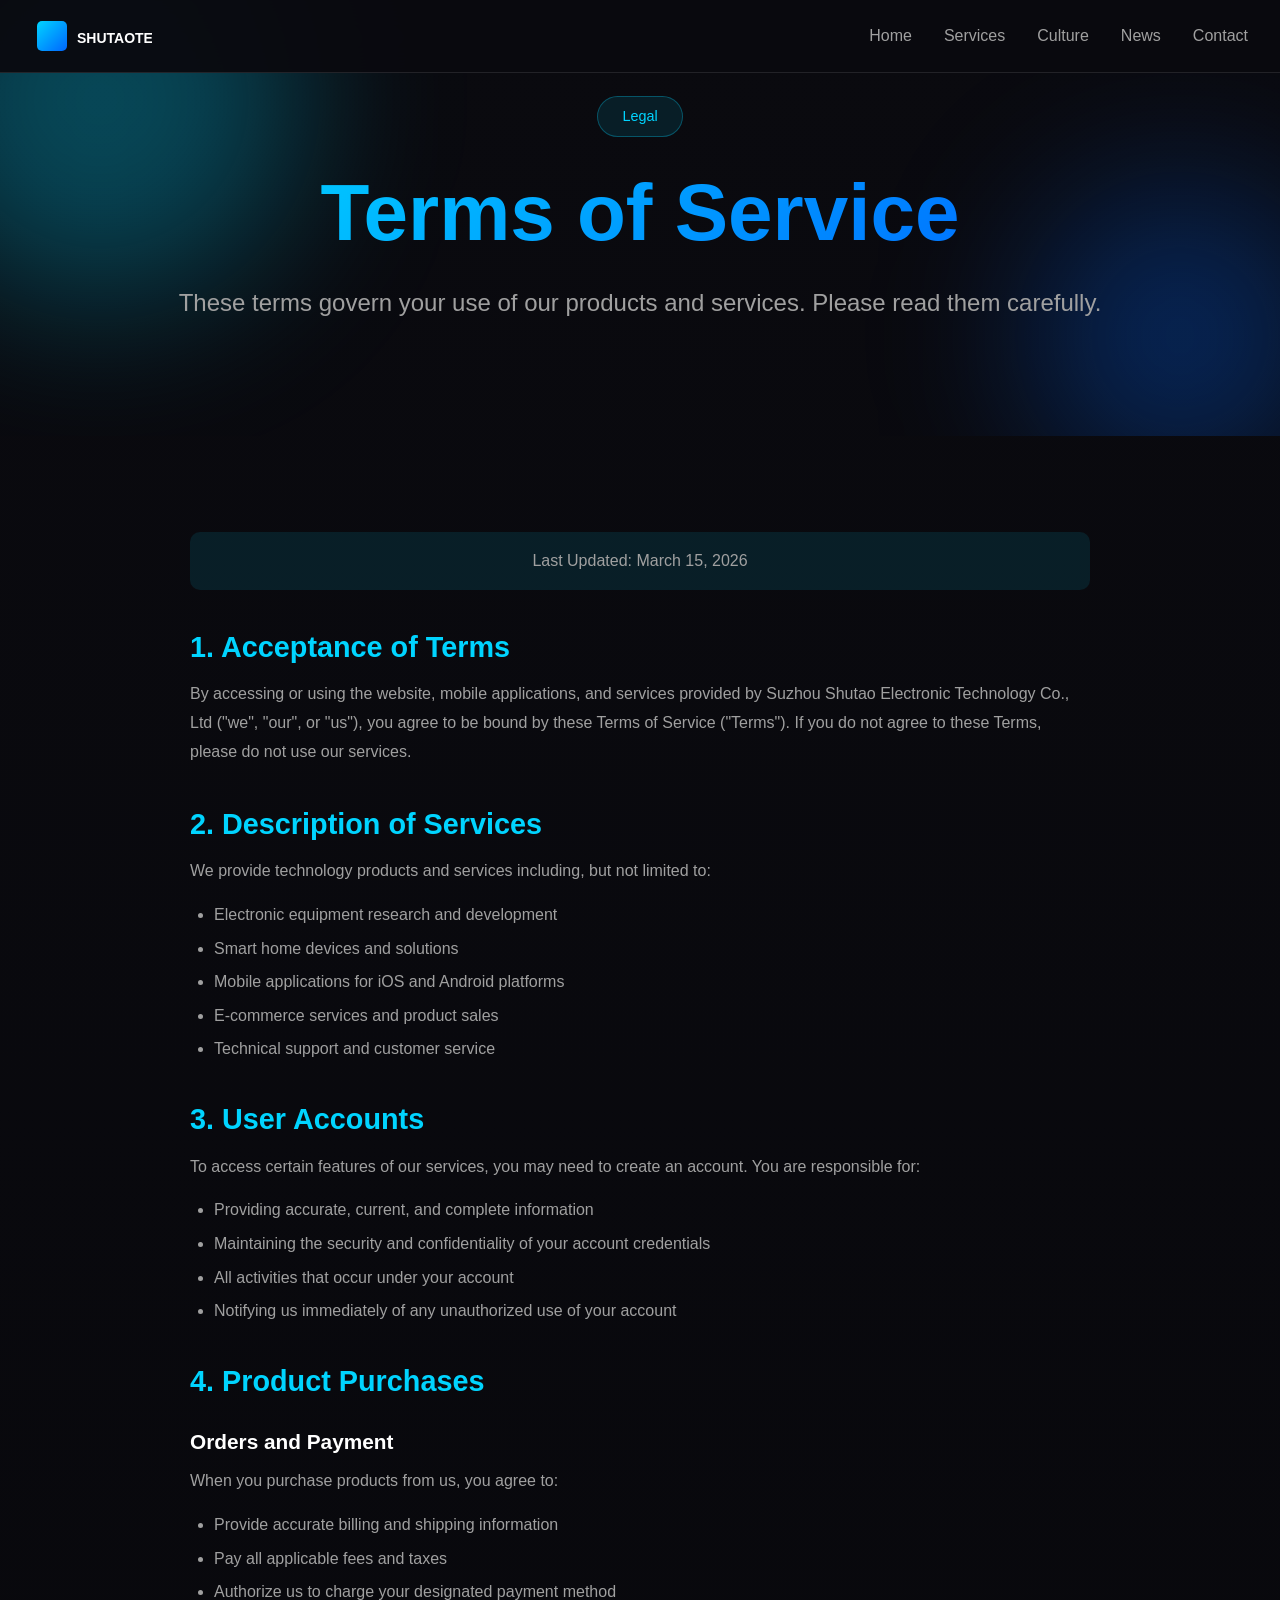
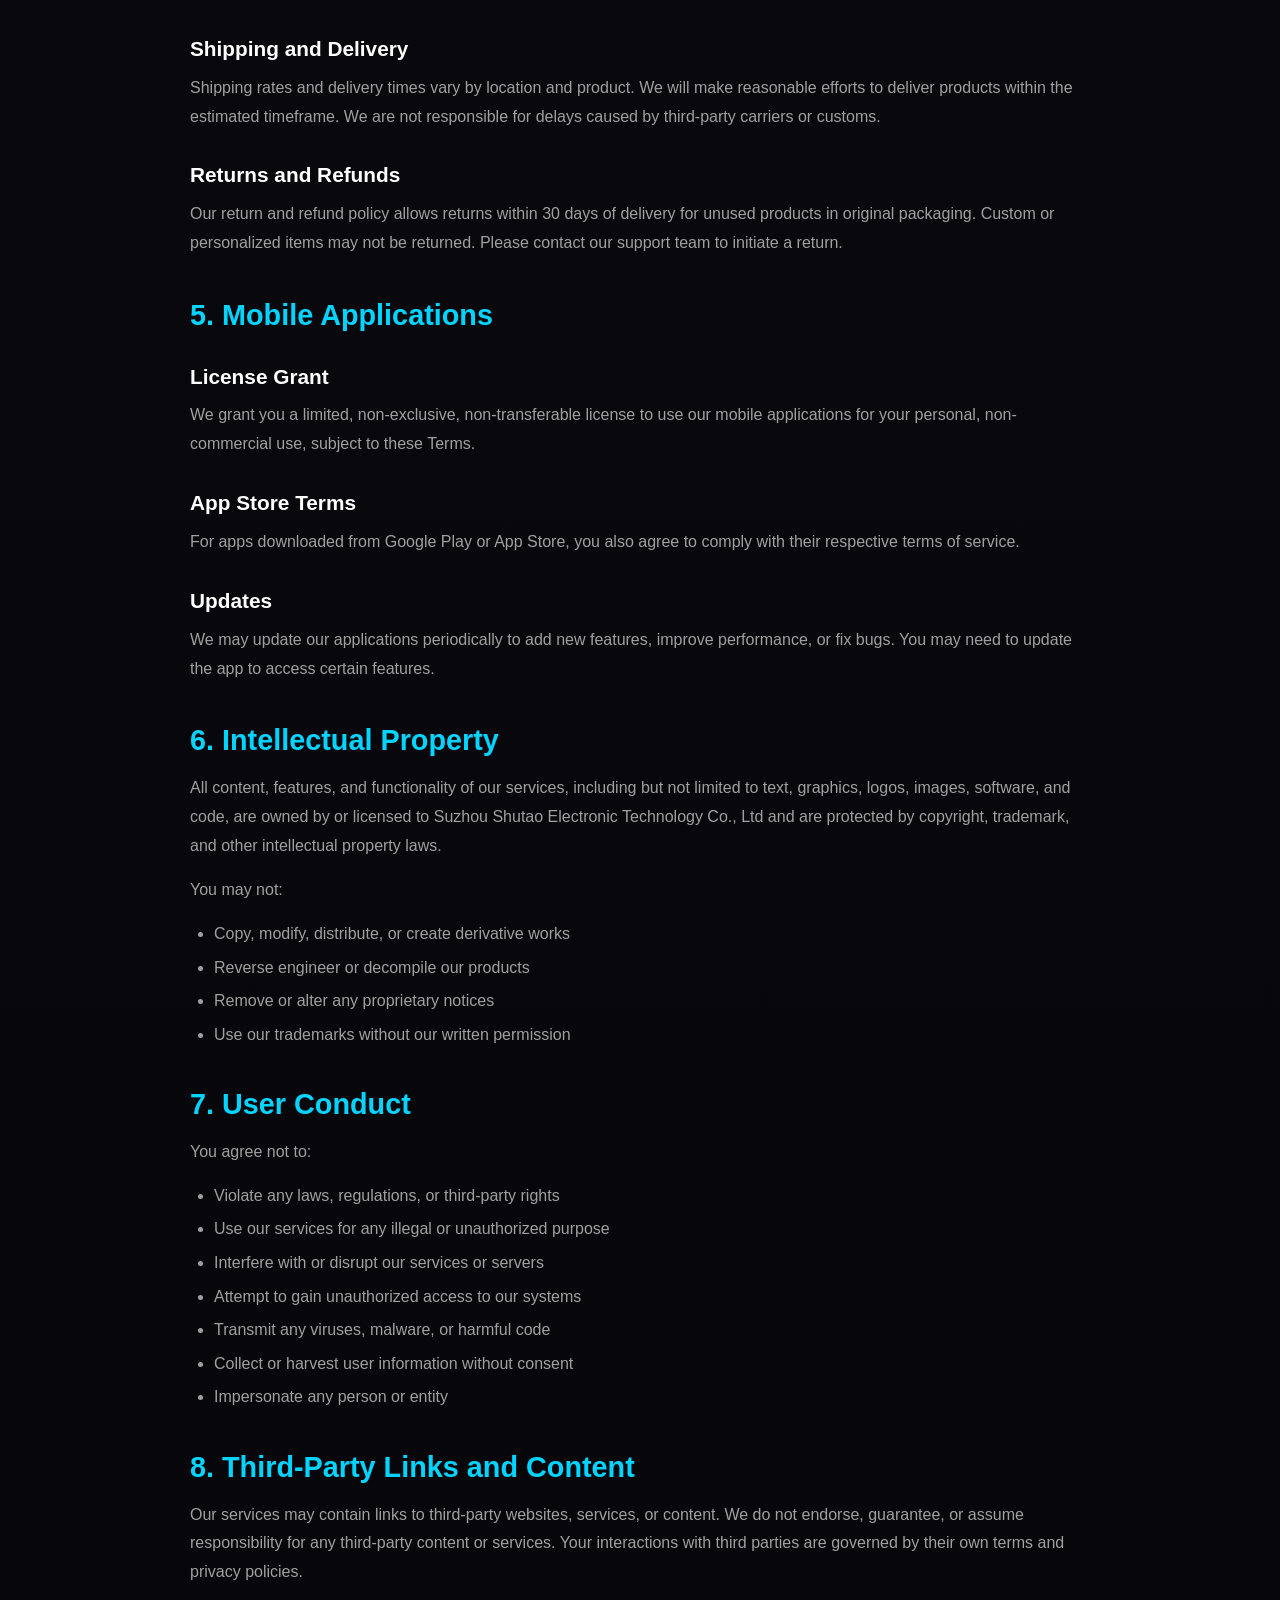
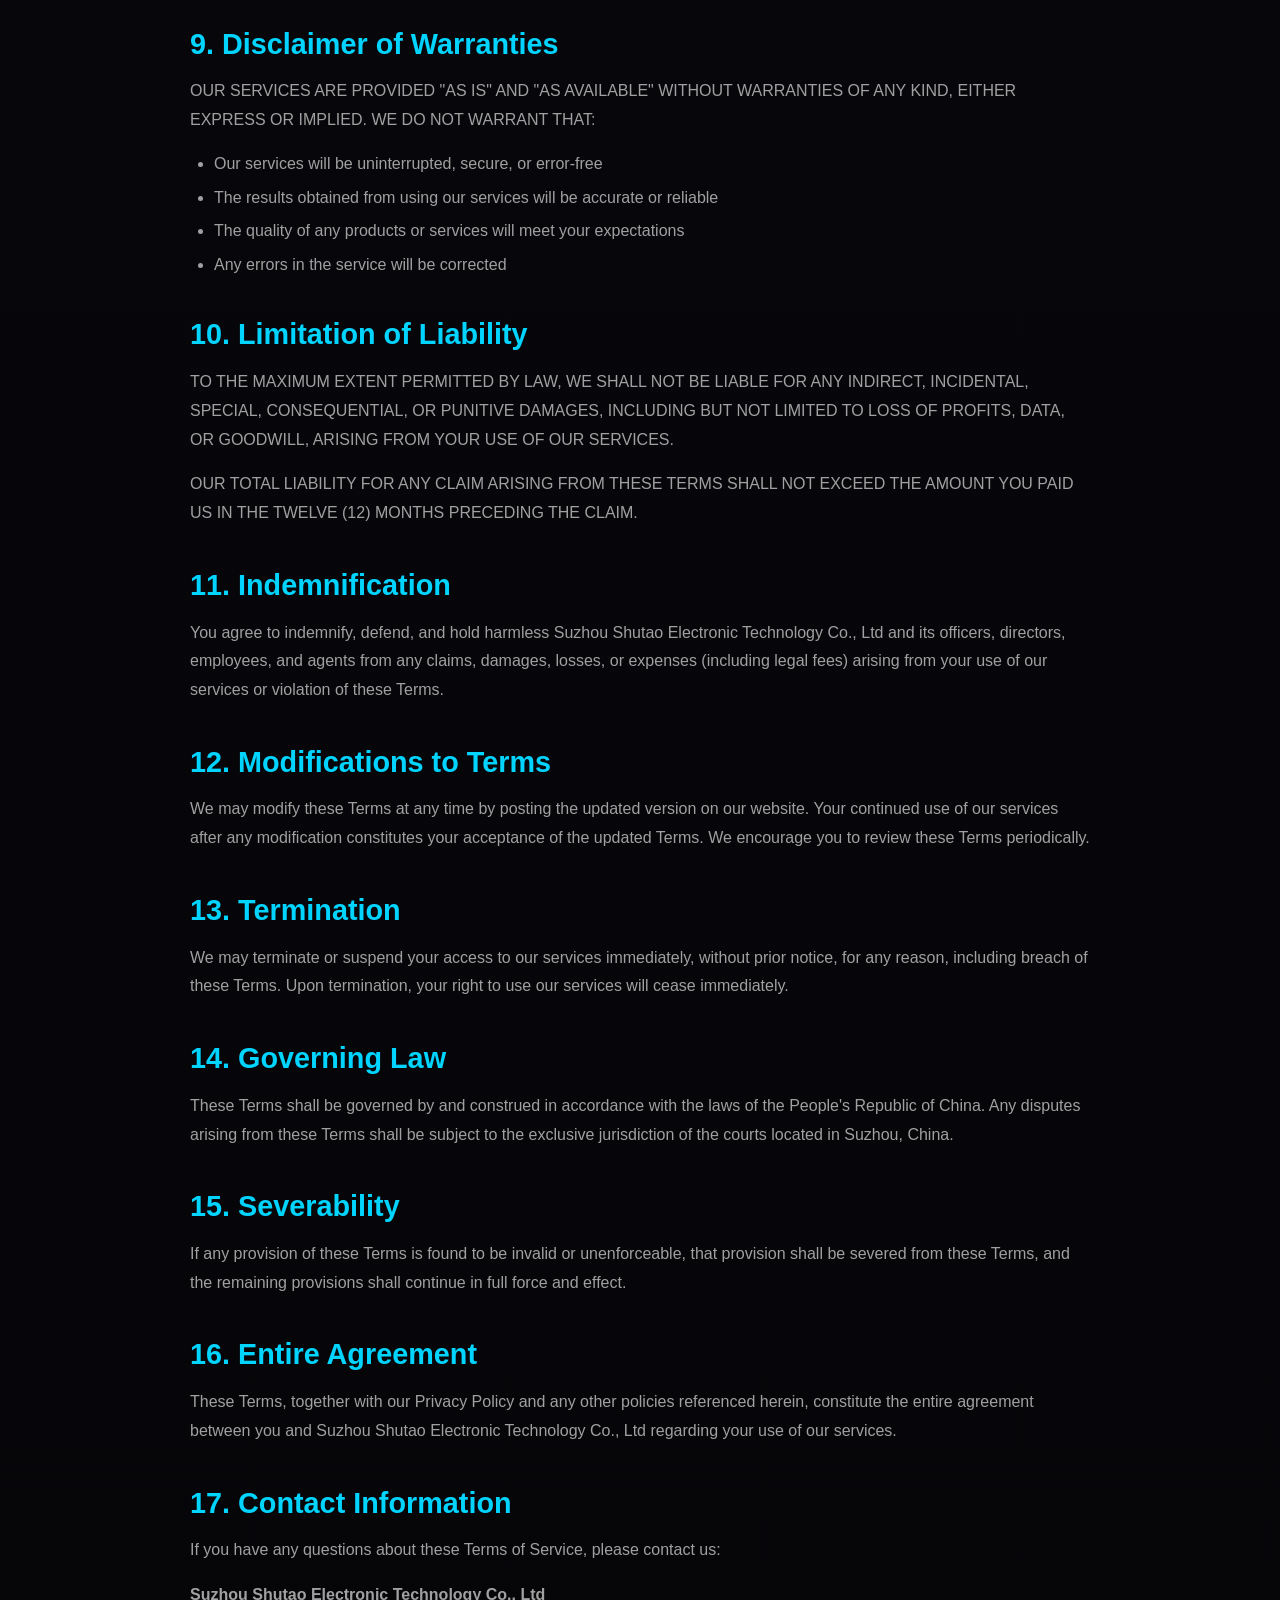
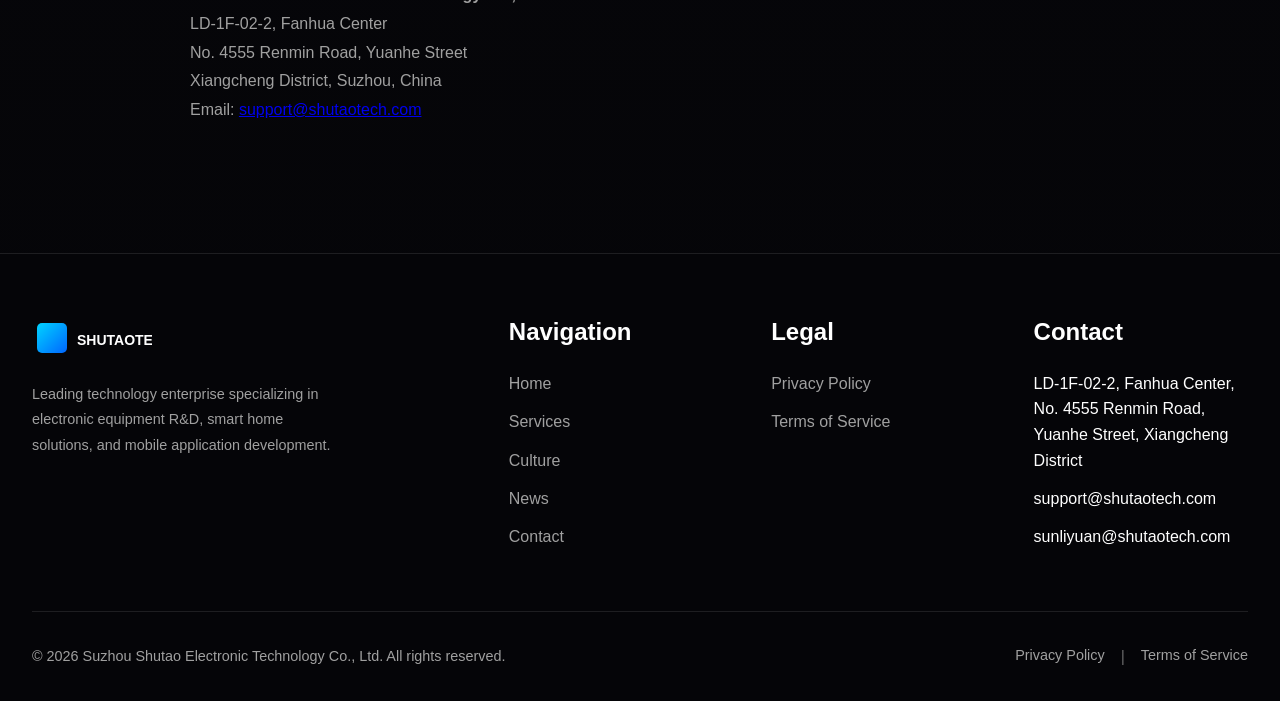
<file: terms.html>
<!DOCTYPE html>
<html lang="en">
<head>
    <meta charset="UTF-8">
    <meta name="viewport" content="width=device-width, initial-scale=1.0">
    <title>Terms of Service | Suzhou Shutao Electronic Technology Co., Ltd</title>
    <meta name="description" content="Terms of Service for Suzhou Shutao Electronic Technology Co., Ltd. Read our terms governing the use of our products and services.">
    <link rel="icon" type="image/svg+xml" href="images/logo.svg">
    <link rel="stylesheet" href="css/styles.css">
</head>
<body>
    <div class="loading-overlay" id="loadingOverlay"><div class="loader"><div class="loader-inner"></div></div></div>

    <nav class="navbar" id="navbar">
        <div class="nav-container">
            <a href="index.html" class="nav-logo">
                <svg viewBox="0 0 120 40" class="logo-svg"><defs><linearGradient id="logoGradient" x1="0%" y1="0%" x2="100%" y2="100%"><stop offset="0%" style="stop-color:#00d4ff"/><stop offset="100%" style="stop-color:#0066ff"/></linearGradient></defs><rect x="5" y="5" width="30" height="30" rx="5" fill="url(#logoGradient)"/><text x="45" y="27" class="logo-text">SHUTAOTECH</text></svg>
            </a>
            <button class="mobile-menu-btn" id="mobileMenuBtn" aria-label="Toggle menu" aria-expanded="false"><span></span><span></span><span></span></button>
            <ul class="nav-links" id="navLinks">
                <li><a href="index.html">Home</a></li>
                <li><a href="services.html">Services</a></li>
                <li><a href="culture.html">Culture</a></li>
                <li><a href="news.html">News</a></li>
                <li><a href="contact.html">Contact</a></li>
            </ul>
        </div>
    </nav>

    <section class="hero" style="min-height: 40vh; padding-top: 6rem;">
        <div class="hero-background"><div class="gradient-orb orb-1"></div><div class="gradient-orb orb-2"></div></div>
        <div class="hero-content">
            <div class="hero-badge">Legal</div>
            <h1 class="hero-title"><span class="title-line gradient-text">Terms of Service</span></h1>
            <p class="hero-subtitle">These terms govern your use of our products and services. Please read them carefully.</p>
        </div>
    </section>

    <section class="section">
        <div class="container">
            <div class="legal-content">
                <div class="legal-meta">
                    <span>Last Updated: March 15, 2026</span>
                </div>

                <div class="legal-section">
                    <h2>1. Acceptance of Terms</h2>
                    <p>By accessing or using the website, mobile applications, and services provided by Suzhou Shutao Electronic Technology Co., Ltd ("we", "our", or "us"), you agree to be bound by these Terms of Service ("Terms"). If you do not agree to these Terms, please do not use our services.</p>
                </div>

                <div class="legal-section">
                    <h2>2. Description of Services</h2>
                    <p>We provide technology products and services including, but not limited to:</p>
                    <ul>
                        <li>Electronic equipment research and development</li>
                        <li>Smart home devices and solutions</li>
                        <li>Mobile applications for iOS and Android platforms</li>
                        <li>E-commerce services and product sales</li>
                        <li>Technical support and customer service</li>
                    </ul>
                </div>

                <div class="legal-section">
                    <h2>3. User Accounts</h2>
                    <p>To access certain features of our services, you may need to create an account. You are responsible for:</p>
                    <ul>
                        <li>Providing accurate, current, and complete information</li>
                        <li>Maintaining the security and confidentiality of your account credentials</li>
                        <li>All activities that occur under your account</li>
                        <li>Notifying us immediately of any unauthorized use of your account</li>
                    </ul>
                </div>

                <div class="legal-section">
                    <h2>4. Product Purchases</h2>
                    <h3>Orders and Payment</h3>
                    <p>When you purchase products from us, you agree to:</p>
                    <ul>
                        <li>Provide accurate billing and shipping information</li>
                        <li>Pay all applicable fees and taxes</li>
                        <li>Authorize us to charge your designated payment method</li>
                    </ul>
                    <h3>Shipping and Delivery</h3>
                    <p>Shipping rates and delivery times vary by location and product. We will make reasonable efforts to deliver products within the estimated timeframe. We are not responsible for delays caused by third-party carriers or customs.</p>
                    <h3>Returns and Refunds</h3>
                    <p>Our return and refund policy allows returns within 30 days of delivery for unused products in original packaging. Custom or personalized items may not be returned. Please contact our support team to initiate a return.</p>
                </div>

                <div class="legal-section">
                    <h2>5. Mobile Applications</h2>
                    <h3>License Grant</h3>
                    <p>We grant you a limited, non-exclusive, non-transferable license to use our mobile applications for your personal, non-commercial use, subject to these Terms.</p>
                    <h3>App Store Terms</h3>
                    <p>For apps downloaded from Google Play or App Store, you also agree to comply with their respective terms of service.</p>
                    <h3>Updates</h3>
                    <p>We may update our applications periodically to add new features, improve performance, or fix bugs. You may need to update the app to access certain features.</p>
                </div>

                <div class="legal-section">
                    <h2>6. Intellectual Property</h2>
                    <p>All content, features, and functionality of our services, including but not limited to text, graphics, logos, images, software, and code, are owned by or licensed to Suzhou Shutao Electronic Technology Co., Ltd and are protected by copyright, trademark, and other intellectual property laws.</p>
                    <p>You may not:</p>
                    <ul>
                        <li>Copy, modify, distribute, or create derivative works</li>
                        <li>Reverse engineer or decompile our products</li>
                        <li>Remove or alter any proprietary notices</li>
                        <li>Use our trademarks without our written permission</li>
                    </ul>
                </div>

                <div class="legal-section">
                    <h2>7. User Conduct</h2>
                    <p>You agree not to:</p>
                    <ul>
                        <li>Violate any laws, regulations, or third-party rights</li>
                        <li>Use our services for any illegal or unauthorized purpose</li>
                        <li>Interfere with or disrupt our services or servers</li>
                        <li>Attempt to gain unauthorized access to our systems</li>
                        <li>Transmit any viruses, malware, or harmful code</li>
                        <li>Collect or harvest user information without consent</li>
                        <li>Impersonate any person or entity</li>
                    </ul>
                </div>

                <div class="legal-section">
                    <h2>8. Third-Party Links and Content</h2>
                    <p>Our services may contain links to third-party websites, services, or content. We do not endorse, guarantee, or assume responsibility for any third-party content or services. Your interactions with third parties are governed by their own terms and privacy policies.</p>
                </div>

                <div class="legal-section">
                    <h2>9. Disclaimer of Warranties</h2>
                    <p>OUR SERVICES ARE PROVIDED "AS IS" AND "AS AVAILABLE" WITHOUT WARRANTIES OF ANY KIND, EITHER EXPRESS OR IMPLIED. WE DO NOT WARRANT THAT:</p>
                    <ul>
                        <li>Our services will be uninterrupted, secure, or error-free</li>
                        <li>The results obtained from using our services will be accurate or reliable</li>
                        <li>The quality of any products or services will meet your expectations</li>
                        <li>Any errors in the service will be corrected</li>
                    </ul>
                </div>

                <div class="legal-section">
                    <h2>10. Limitation of Liability</h2>
                    <p>TO THE MAXIMUM EXTENT PERMITTED BY LAW, WE SHALL NOT BE LIABLE FOR ANY INDIRECT, INCIDENTAL, SPECIAL, CONSEQUENTIAL, OR PUNITIVE DAMAGES, INCLUDING BUT NOT LIMITED TO LOSS OF PROFITS, DATA, OR GOODWILL, ARISING FROM YOUR USE OF OUR SERVICES.</p>
                    <p>OUR TOTAL LIABILITY FOR ANY CLAIM ARISING FROM THESE TERMS SHALL NOT EXCEED THE AMOUNT YOU PAID US IN THE TWELVE (12) MONTHS PRECEDING THE CLAIM.</p>
                </div>

                <div class="legal-section">
                    <h2>11. Indemnification</h2>
                    <p>You agree to indemnify, defend, and hold harmless Suzhou Shutao Electronic Technology Co., Ltd and its officers, directors, employees, and agents from any claims, damages, losses, or expenses (including legal fees) arising from your use of our services or violation of these Terms.</p>
                </div>

                <div class="legal-section">
                    <h2>12. Modifications to Terms</h2>
                    <p>We may modify these Terms at any time by posting the updated version on our website. Your continued use of our services after any modification constitutes your acceptance of the updated Terms. We encourage you to review these Terms periodically.</p>
                </div>

                <div class="legal-section">
                    <h2>13. Termination</h2>
                    <p>We may terminate or suspend your access to our services immediately, without prior notice, for any reason, including breach of these Terms. Upon termination, your right to use our services will cease immediately.</p>
                </div>

                <div class="legal-section">
                    <h2>14. Governing Law</h2>
                    <p>These Terms shall be governed by and construed in accordance with the laws of the People's Republic of China. Any disputes arising from these Terms shall be subject to the exclusive jurisdiction of the courts located in Suzhou, China.</p>
                </div>

                <div class="legal-section">
                    <h2>15. Severability</h2>
                    <p>If any provision of these Terms is found to be invalid or unenforceable, that provision shall be severed from these Terms, and the remaining provisions shall continue in full force and effect.</p>
                </div>

                <div class="legal-section">
                    <h2>16. Entire Agreement</h2>
                    <p>These Terms, together with our Privacy Policy and any other policies referenced herein, constitute the entire agreement between you and Suzhou Shutao Electronic Technology Co., Ltd regarding your use of our services.</p>
                </div>

                <div class="legal-section">
                    <h2>17. Contact Information</h2>
                    <p>If you have any questions about these Terms of Service, please contact us:</p>
                    <p><strong>Suzhou Shutao Electronic Technology Co., Ltd</strong><br>
                    LD-1F-02-2, Fanhua Center<br>
                    No. 4555 Renmin Road, Yuanhe Street<br>
                    Xiangcheng District, Suzhou, China<br>
                    Email: <a href="mailto:support@shutaotech.com">support@shutaotech.com</a></p>
                </div>
            </div>
        </div>
    </section>

    <footer class="footer">
        <div class="footer-main">
            <div class="footer-brand">
                <svg viewBox="0 0 120 40" class="footer-logo"><defs><linearGradient id="footerLogoGradient" x1="0%" y1="0%" x2="100%" y2="100%"><stop offset="0%" style="stop-color:#00d4ff"/><stop offset="100%" style="stop-color:#0066ff"/></linearGradient></defs><rect x="5" y="5" width="30" height="30" rx="5" fill="url(#footerLogoGradient)"/><text x="45" y="27" class="logo-text">SHUTAOTECH</text></svg>
                <p class="footer-description">Leading technology enterprise specializing in electronic equipment R&D, smart home solutions, and mobile application development.</p>
            </div>
            <div class="footer-links"><h4>Navigation</h4><ul><li><a href="index.html">Home</a></li><li><a href="services.html">Services</a></li><li><a href="culture.html">Culture</a></li><li><a href="news.html">News</a></li><li><a href="contact.html">Contact</a></li></ul></div>
            <div class="footer-links"><h4>Legal</h4><ul><li><a href="privacy.html">Privacy Policy</a></li><li><a href="terms.html">Terms of Service</a></li></ul></div>
            <div class="footer-links"><h4>Contact</h4><ul><li>LD-1F-02-2, Fanhua Center, No. 4555 Renmin Road, Yuanhe Street, Xiangcheng District</li><li>support@shutaotech.com</li><li>sunliyuan@shutaotech.com</li></ul></div>
        </div>
        <div class="footer-bottom"><p>&copy; 2026 Suzhou Shutao Electronic Technology Co., Ltd. All rights reserved.</p><div class="footer-legal"><a href="privacy.html">Privacy Policy</a><span class="separator">|</span><a href="terms.html">Terms of Service</a></div></div>
    </footer>

    <svg style="position: absolute; width: 0; height: 0;"><defs><linearGradient id="iconGradient" x1="0%" y1="0%" x2="100%" y2="100%"><stop offset="0%" style="stop-color:#00d4ff"/><stop offset="100%" style="stop-color:#0066ff"/></linearGradient><linearGradient id="logoGradient" x1="0%" y1="0%" x2="100%" y2="100%"><stop offset="0%" style="stop-color:#00d4ff"/><stop offset="100%" style="stop-color:#0066ff"/></linearGradient></defs></svg>
    <script src="js/main.js"></script>
</body>
</html>
</file>
<file: css/styles.css>
/* ================================================
   SHUTAO TECHNOLOGY - Main Stylesheet
   Tesla-inspired Modern Design
   ================================================ */

/* CSS Variables */
:root {
    --primary-color: #00d4ff;
    --secondary-color: #0066ff;
    --accent-color: #00ff88;
    --dark-bg: #0a0a0f;
    --darker-bg: #050508;
    --card-bg: #12121a;
    --text-primary: #ffffff;
    --text-secondary: #a0a0a0;
    --text-muted: #666666;
    --gradient-primary: linear-gradient(135deg, var(--primary-color), var(--secondary-color));
    --gradient-dark: linear-gradient(180deg, var(--dark-bg) 0%, var(--darker-bg) 100%);
    --shadow-glow: 0 0 30px rgba(0, 212, 255, 0.3);
    --shadow-card: 0 10px 40px rgba(0, 0, 0, 0.5);
    --transition-smooth: all 0.4s cubic-bezier(0.4, 0, 0.2, 1);
    --font-primary: 'Segoe UI', Tahoma, Geneva, Verdana, sans-serif;
}

/* Reset and Base Styles */
* {
    margin: 0;
    padding: 0;
    box-sizing: border-box;
}

html {
    scroll-behavior: smooth;
}

body {
    font-family: var(--font-primary);
    background: var(--gradient-dark);
    color: var(--text-primary);
    line-height: 1.6;
    overflow-x: hidden;
}

/* Loading Overlay */
.loading-overlay {
    position: fixed;
    top: 0;
    left: 0;
    right: 0;
    bottom: 0;
    background: var(--dark-bg);
    display: flex;
    align-items: center;
    justify-content: center;
    z-index: 9999;
    transition: opacity 0.5s ease, visibility 0.5s ease;
}

.loading-overlay.hidden {
    opacity: 0;
    visibility: hidden;
    pointer-events: none;
}

.loader {
    width: 60px;
    height: 60px;
    border: 4px solid rgba(0, 212, 255, 0.2);
    border-top-color: var(--primary-color);
    border-radius: 50%;
    animation: spin 1s linear infinite;
}

.loader-inner {
    position: absolute;
    top: 50%;
    left: 50%;
    transform: translate(-50%, -50%);
    width: 40px;
    height: 40px;
    border: 3px solid transparent;
    border-bottom-color: var(--secondary-color);
    border-radius: 50%;
    animation: spin 0.8s linear infinite reverse;
}

@keyframes spin {
    to { transform: rotate(360deg); }
}

/* Typography */
h1, h2, h3, h4, h5, h6 {
    font-weight: 600;
    line-height: 1.2;
}

h1 { font-size: 4rem; }
h2 { font-size: 3rem; }
h3 { font-size: 2rem; }
h4 { font-size: 1.5rem; }

/* Navigation */
.navbar {
    position: fixed;
    top: 0;
    left: 0;
    right: 0;
    z-index: 1000;
    background: rgba(10, 10, 15, 0.95);
    backdrop-filter: blur(20px);
    border-bottom: 1px solid rgba(255, 255, 255, 0.1);
    transition: var(--transition-smooth);
}

.navbar.scrolled {
    background: rgba(10, 10, 15, 0.98);
    box-shadow: 0 5px 30px rgba(0, 0, 0, 0.5);
}

.nav-container {
    max-width: 1400px;
    margin: 0 auto;
    padding: 1rem 2rem;
    display: flex;
    justify-content: space-between;
    align-items: center;
}

.nav-logo {
    display: flex;
    align-items: center;
    text-decoration: none;
}

.logo-svg {
    height: 40px;
    width: auto;
}

.logo-text {
    fill: var(--text-primary);
    font-size: 14px;
    font-weight: 700;
}

.nav-links {
    display: flex;
    gap: 2rem;
    list-style: none;
}

.nav-links a {
    color: var(--text-secondary);
    text-decoration: none;
    font-weight: 500;
    transition: var(--transition-smooth);
    position: relative;
    padding: 0.5rem 0;
}

.nav-links a::after {
    content: '';
    position: absolute;
    bottom: 0;
    left: 0;
    width: 0;
    height: 2px;
    background: var(--gradient-primary);
    transition: var(--transition-smooth);
}

.nav-links a:hover,
.nav-links a.active {
    color: var(--primary-color);
}

.nav-links a:hover::after,
.nav-links a.active::after {
    width: 100%;
}

.mobile-menu-btn {
    display: none;
    background: none;
    border: none;
    cursor: pointer;
    padding: 0.5rem;
}

.mobile-menu-btn span {
    display: block;
    width: 25px;
    height: 3px;
    background: var(--text-primary);
    margin: 5px 0;
    transition: var(--transition-smooth);
}

/* Hero Section */
.hero {
    min-height: 100vh;
    display: flex;
    align-items: center;
    justify-content: center;
    position: relative;
    overflow: hidden;
    padding: 6rem 2rem 4rem;
}

.hero-background {
    position: absolute;
    top: 0;
    left: 0;
    right: 0;
    bottom: 0;
}

.grid-overlay {
    position: absolute;
    top: 0;
    left: 0;
    right: 0;
    bottom: 0;
    background-image: 
        linear-gradient(rgba(0, 212, 255, 0.03) 1px, transparent 1px),
        linear-gradient(90deg, rgba(0, 212, 255, 0.03) 1px, transparent 1px);
    background-size: 50px 50px;
    animation: gridMove 20s linear infinite;
}

@keyframes gridMove {
    0% { transform: perspective(500px) rotateX(60deg) translateY(0); }
    100% { transform: perspective(500px) rotateX(60deg) translateY(50px); }
}

.gradient-orb {
    position: absolute;
    border-radius: 50%;
    filter: blur(80px);
    animation: float 10s ease-in-out infinite;
}

.orb-1 {
    width: 400px;
    height: 400px;
    background: rgba(0, 212, 255, 0.3);
    top: -100px;
    left: -100px;
}

.orb-2 {
    width: 300px;
    height: 300px;
    background: rgba(0, 102, 255, 0.3);
    bottom: -50px;
    right: -50px;
    animation-delay: -5s;
}

.orb-3 {
    width: 200px;
    height: 200px;
    background: rgba(0, 255, 136, 0.2);
    top: 50%;
    left: 50%;
    animation-delay: -2.5s;
}

@keyframes float {
    0%, 100% { transform: translateY(0) scale(1); }
    50% { transform: translateY(-30px) scale(1.1); }
}

.hero-particles {
    position: absolute;
    top: 0;
    left: 0;
    right: 0;
    bottom: 0;
    overflow: hidden;
}

.particle {
    position: absolute;
    width: 4px;
    height: 4px;
    background: var(--primary-color);
    border-radius: 50%;
    opacity: 0.6;
    animation: particleFloat 15s infinite;
}

@keyframes particleFloat {
    0%, 100% { transform: translateY(100vh) rotate(0deg); opacity: 0; }
    10% { opacity: 0.6; }
    90% { opacity: 0.6; }
    100% { transform: translateY(-100vh) rotate(720deg); opacity: 0; }
}

.hero-content {
    position: relative;
    z-index: 10;
    text-align: center;
    max-width: 1000px;
}

.hero-badge {
    display: inline-block;
    padding: 0.5rem 1.5rem;
    background: rgba(0, 212, 255, 0.1);
    border: 1px solid rgba(0, 212, 255, 0.3);
    border-radius: 50px;
    font-size: 0.9rem;
    color: var(--primary-color);
    margin-bottom: 2rem;
    animation: pulse-glow 2s infinite;
}

@keyframes pulse-glow {
    0%, 100% { box-shadow: 0 0 20px rgba(0, 212, 255, 0.3); }
    50% { box-shadow: 0 0 40px rgba(0, 212, 255, 0.6); }
}

.hero-title {
    font-size: 5rem;
    font-weight: 700;
    margin-bottom: 1.5rem;
    line-height: 1.1;
}

.title-line {
    display: block;
}

.gradient-text {
    background: var(--gradient-primary);
    -webkit-background-clip: text;
    -webkit-text-fill-color: transparent;
    background-clip: text;
    animation: text-shine 3s ease-in-out infinite;
}

@keyframes text-shine {
    0%, 100% { filter: brightness(1); }
    50% { filter: brightness(1.2); }
}

.hero-subtitle {
    font-size: 1.5rem;
    color: var(--text-secondary);
    margin-bottom: 3rem;
    line-height: 1.8;
}

.hero-buttons {
    display: flex;
    gap: 1.5rem;
    justify-content: center;
    flex-wrap: wrap;
    margin-bottom: 3rem;
}

.btn {
    display: inline-flex;
    align-items: center;
    gap: 0.5rem;
    padding: 1rem 2.5rem;
    font-size: 1rem;
    font-weight: 600;
    text-decoration: none;
    border-radius: 50px;
    transition: var(--transition-smooth);
    cursor: pointer;
    border: none;
}

.btn-primary {
    background: var(--gradient-primary);
    color: var(--text-primary);
    box-shadow: var(--shadow-glow);
}

.btn-primary:hover {
    transform: translateY(-3px);
    box-shadow: 0 0 50px rgba(0, 212, 255, 0.5);
}

.btn-secondary {
    background: transparent;
    color: var(--text-primary);
    border: 2px solid var(--primary-color);
}

.btn-secondary:hover {
    background: rgba(0, 212, 255, 0.1);
    transform: translateY(-3px);
}

.hero-stats {
    display: flex;
    gap: 2rem;
    justify-content: center;
    align-items: center;
}

.stat-item {
    text-align: center;
}

.stat-number {
    font-size: 3rem;
    font-weight: 700;
    background: var(--gradient-primary);
    -webkit-background-clip: text;
    -webkit-text-fill-color: transparent;
    background-clip: text;
}

.stat-suffix {
    font-size: 2rem;
    font-weight: 700;
    background: var(--gradient-primary);
    -webkit-background-clip: text;
    -webkit-text-fill-color: transparent;
    background-clip: text;
}

.stat-label {
    display: block;
    color: var(--text-secondary);
    font-size: 0.9rem;
}

.stat-divider {
    width: 1px;
    height: 60px;
    background: linear-gradient(to bottom, transparent, var(--primary-color), transparent);
}

.scroll-indicator {
    position: absolute;
    bottom: 2rem;
    left: 50%;
    transform: translateX(-50%);
    display: flex;
    flex-direction: column;
    align-items: center;
    gap: 0.5rem;
    animation: bounce 2s infinite;
}

.scroll-mouse {
    width: 24px;
    height: 40px;
    border: 2px solid var(--primary-color);
    border-radius: 12px;
    position: relative;
}

.scroll-wheel {
    width: 4px;
    height: 8px;
    background: var(--primary-color);
    border-radius: 2px;
    position: absolute;
    top: 8px;
    left: 50%;
    transform: translateX(-50%);
    animation: scroll-wheel 2s infinite;
}

@keyframes scroll-wheel {
    0%, 100% { opacity: 1; transform: translateX(-50%) translateY(0); }
    50% { opacity: 0.5; transform: translateX(-50%) translateY(10px); }
}

@keyframes bounce {
    0%, 100% { transform: translateX(-50%) translateY(0); }
    50% { transform: translateX(-50%) translateY(10px); }
}

/* Section Styles */
.section {
    padding: 6rem 2rem;
    position: relative;
}

.container {
    max-width: 1400px;
    margin: 0 auto;
}

.section-header {
    text-align: center;
    margin-bottom: 4rem;
}

.section-tag {
    display: inline-block;
    padding: 0.5rem 1.5rem;
    background: rgba(0, 212, 255, 0.1);
    border: 1px solid rgba(0, 212, 255, 0.3);
    border-radius: 50px;
    font-size: 0.9rem;
    color: var(--primary-color);
    margin-bottom: 1rem;
}

.section-header h2 {
    margin-bottom: 1rem;
}

.section-header p {
    color: var(--text-secondary);
    font-size: 1.2rem;
    max-width: 600px;
    margin: 0 auto;
}

/* Services Section */
.services-grid {
    display: grid;
    grid-template-columns: repeat(auto-fit, minmax(300px, 1fr));
    gap: 2rem;
}

.service-card {
    background: var(--card-bg);
    border-radius: 20px;
    padding: 2.5rem;
    border: 1px solid rgba(255, 255, 255, 0.1);
    transition: var(--transition-smooth);
    position: relative;
    overflow: hidden;
}

.service-card::before {
    content: '';
    position: absolute;
    top: 0;
    left: 0;
    right: 0;
    height: 3px;
    background: var(--gradient-primary);
    transform: scaleX(0);
    transition: var(--transition-smooth);
}

.service-card:hover {
    transform: translateY(-10px);
    box-shadow: var(--shadow-card);
    border-color: rgba(0, 212, 255, 0.3);
}

.service-card:hover::before {
    transform: scaleX(1);
}

.card-icon-wrapper {
    position: relative;
    width: 70px;
    height: 70px;
    margin-bottom: 1.5rem;
}

.card-icon {
    width: 70px;
    height: 70px;
}

.icon-glow {
    position: absolute;
    top: 0;
    left: 0;
    width: 100%;
    height: 100%;
    background: var(--primary-color);
    filter: blur(30px);
    opacity: 0.3;
    transition: var(--transition-smooth);
}

.service-card:hover .icon-glow {
    opacity: 0.6;
}

.service-card h3 {
    margin-bottom: 1rem;
}

.service-card p {
    color: var(--text-secondary);
    line-height: 1.8;
    margin-bottom: 1.5rem;
}

.card-features {
    display: flex;
    gap: 0.5rem;
    margin-bottom: 1.5rem;
}

.feature-tag {
    padding: 0.25rem 0.75rem;
    background: rgba(0, 212, 255, 0.1);
    border-radius: 20px;
    font-size: 0.8rem;
    color: var(--primary-color);
}

.card-arrow {
    position: absolute;
    bottom: 2.5rem;
    right: 2.5rem;
    width: 40px;
    height: 40px;
    display: flex;
    align-items: center;
    justify-content: center;
    background: rgba(0, 212, 255, 0.1);
    border-radius: 50%;
    color: var(--primary-color);
    transition: var(--transition-smooth);
}

.service-card:hover .card-arrow {
    background: var(--primary-color);
    color: var(--dark-bg);
}

.section-cta {
    text-align: center;
    margin-top: 3rem;
}

.btn-outline {
    background: transparent;
    color: var(--primary-color);
    border: 2px solid var(--primary-color);
}

.btn-outline:hover {
    background: rgba(0, 212, 255, 0.1);
    transform: translateY(-3px);
}

/* App Showcase Section */
.showcase-grid {
    display: grid;
    grid-template-columns: 1fr 1fr;
    gap: 4rem;
    align-items: center;
}

.showcase-content h2 {
    margin-bottom: 1.5rem;
}

.showcase-description {
    color: var(--text-secondary);
    font-size: 1.1rem;
    margin-bottom: 2rem;
    line-height: 1.8;
}

.app-features {
    margin-bottom: 2rem;
}

.feature-item {
    display: flex;
    gap: 1rem;
    padding: 1rem 0;
    border-bottom: 1px solid rgba(255, 255, 255, 0.1);
}

.feature-icon {
    width: 48px;
    height: 48px;
    display: flex;
    align-items: center;
    justify-content: center;
    background: rgba(0, 212, 255, 0.1);
    border-radius: 12px;
    color: var(--primary-color);
}

.feature-text h4 {
    margin-bottom: 0.25rem;
}

.feature-text p {
    color: var(--text-secondary);
    font-size: 0.9rem;
}

.app-stores {
    display: flex;
    gap: 1rem;
}

.store-btn {
    display: flex;
    align-items: center;
    gap: 0.75rem;
    padding: 0.75rem 1.5rem;
    background: var(--card-bg);
    border: 1px solid rgba(255, 255, 255, 0.1);
    border-radius: 12px;
    color: var(--text-primary);
    text-decoration: none;
    transition: var(--transition-smooth);
}

.store-btn:hover {
    border-color: var(--primary-color);
    transform: translateY(-2px);
}

.showcase-visual {
    display: flex;
    justify-content: center;
}

.phone-showcase {
    position: relative;
}

.phone-frame {
    width: 280px;
    height: 560px;
    background: var(--card-bg);
    border-radius: 40px;
    border: 4px solid rgba(255, 255, 255, 0.2);
    position: relative;
    overflow: hidden;
    box-shadow: var(--shadow-glow);
}

.phone-notch {
    position: absolute;
    top: 0;
    left: 50%;
    transform: translateX(-50%);
    width: 120px;
    height: 30px;
    background: var(--dark-bg);
    border-radius: 0 0 20px 20px;
    z-index: 10;
}

.phone-screen {
    position: absolute;
    top: 30px;
    left: 0;
    right: 0;
    bottom: 0;
    background: linear-gradient(180deg, var(--primary-color), var(--secondary-color));
    padding: 1rem;
}

.app-preview {
    height: 100%;
    display: flex;
    flex-direction: column;
}

.app-header {
    padding: 0.5rem;
    margin-bottom: 1rem;
}

.app-logo {
    width: 100%;
    height: 30px;
}

.app-content {
    flex: 1;
    display: flex;
    flex-direction: column;
    gap: 0.75rem;
}

.app-card {
    flex: 1;
    background: rgba(255, 255, 255, 0.2);
    border-radius: 12px;
}

.phone-glow {
    position: absolute;
    top: 50%;
    left: 50%;
    transform: translate(-50%, -50%);
    width: 400px;
    height: 400px;
    background: var(--primary-color);
    filter: blur(100px);
    opacity: 0.3;
    z-index: -1;
}

/* Products Section */
.products-carousel {
    overflow: hidden;
}

.products-track {
    display: flex;
    gap: 2rem;
    animation: scroll 30s linear infinite;
}

@keyframes scroll {
    0% { transform: translateX(0); }
    100% { transform: translateX(-50%); }
}

.product-item {
    flex-shrink: 0;
    width: 200px;
    padding: 2rem;
    background: var(--card-bg);
    border-radius: 20px;
    border: 1px solid rgba(255, 255, 255, 0.1);
    text-align: center;
    transition: var(--transition-smooth);
}

.product-item:hover {
    border-color: var(--primary-color);
    transform: translateY(-5px);
}

.product-icon {
    width: 64px;
    height: 64px;
    margin: 0 auto 1rem;
}

.product-icon svg {
    width: 100%;
    height: 100%;
}

.product-item h4 {
    font-size: 1rem;
    color: var(--text-primary);
}

/* Stats Section */
.stats-section {
    background: var(--card-bg);
    padding: 4rem 2rem;
}

.stats-grid {
    display: grid;
    grid-template-columns: repeat(4, 1fr);
    gap: 2rem;
}

.stat-box {
    text-align: center;
    padding: 2rem;
}

.stat-icon {
    width: 64px;
    height: 64px;
    margin: 0 auto 1rem;
    display: flex;
    align-items: center;
    justify-content: center;
    background: rgba(0, 212, 255, 0.1);
    border-radius: 16px;
    color: var(--primary-color);
}

.stat-box .stat-number {
    font-size: 3.5rem;
}

.stat-box .stat-label {
    font-size: 1rem;
    margin-top: 0.5rem;
}

/* CTA Section */
.cta-section {
    background: linear-gradient(135deg, rgba(0, 212, 255, 0.1), rgba(0, 102, 255, 0.1));
}

.cta-content {
    text-align: center;
    max-width: 800px;
    margin: 0 auto;
}

.cta-content h2 {
    margin-bottom: 1rem;
}

.cta-content p {
    color: var(--text-secondary);
    font-size: 1.2rem;
    margin-bottom: 2rem;
}

.cta-buttons {
    display: flex;
    gap: 1rem;
    justify-content: center;
}

/* Footer */
.footer {
    background: var(--darker-bg);
    padding: 4rem 2rem 2rem;
    border-top: 1px solid rgba(255, 255, 255, 0.1);
}

.footer-main {
    max-width: 1400px;
    margin: 0 auto;
    display: grid;
    grid-template-columns: 2fr 1fr 1fr 1fr;
    gap: 3rem;
}

.footer-brand {
    max-width: 300px;
}

.footer-logo {
    height: 40px;
    margin-bottom: 1rem;
}

.footer-description {
    color: var(--text-secondary);
    font-size: 0.9rem;
    line-height: 1.8;
    margin-bottom: 1.5rem;
}

.footer-social {
    display: flex;
    gap: 1rem;
}

.footer-social a {
    width: 40px;
    height: 40px;
    display: flex;
    align-items: center;
    justify-content: center;
    background: rgba(255, 255, 255, 0.1);
    border-radius: 50%;
    color: var(--text-primary);
    transition: var(--transition-smooth);
}

.footer-social a:hover {
    background: var(--primary-color);
    transform: translateY(-3px);
}

.footer-links h4 {
    margin-bottom: 1.5rem;
}

.footer-links ul {
    list-style: none;
}

.footer-links li {
    margin-bottom: 0.8rem;
}

.footer-links a {
    color: var(--text-secondary);
    text-decoration: none;
    transition: var(--transition-smooth);
}

.footer-links a:hover {
    color: var(--primary-color);
}

.footer-bottom {
    max-width: 1400px;
    margin: 3rem auto 0;
    padding-top: 2rem;
    border-top: 1px solid rgba(255, 255, 255, 0.1);
    display: flex;
    justify-content: space-between;
    align-items: center;
}

.footer-bottom p {
    color: var(--text-secondary);
    font-size: 0.9rem;
}

.footer-legal {
    display: flex;
    gap: 1rem;
}

.footer-legal a {
    color: var(--text-secondary);
    text-decoration: none;
    font-size: 0.9rem;
    transition: var(--transition-smooth);
}

.footer-legal a:hover {
    color: var(--primary-color);
}

.separator {
    color: var(--text-muted);
}

/* Responsive Design */
@media (max-width: 1024px) {
    .showcase-grid {
        grid-template-columns: 1fr;
    }
    
    .footer-main {
        grid-template-columns: repeat(2, 1fr);
    }
}

@media (max-width: 768px) {
    h1 { font-size: 2.5rem; }
    h2 { font-size: 2rem; }
    
    .nav-links {
        position: fixed;
        top: 70px;
        left: 0;
        right: 0;
        background: var(--dark-bg);
        flex-direction: column;
        padding: 2rem;
        gap: 1.5rem;
        transform: translateY(-150%);
        opacity: 0;
        transition: var(--transition-smooth);
    }
    
    .nav-links.active {
        transform: translateY(0);
        opacity: 1;
    }
    
    .mobile-menu-btn {
        display: block;
    }
    
    .hero-title {
        font-size: 3rem;
    }
    
    .hero-stats {
        flex-direction: column;
        gap: 1rem;
    }
    
    .stat-divider {
        width: 60px;
        height: 1px;
    }
    
    .services-grid {
        grid-template-columns: 1fr;
    }
    
    .stats-grid {
        grid-template-columns: repeat(2, 1fr);
    }
    
    .footer-main {
        grid-template-columns: 1fr;
    }
    
    .footer-bottom {
        flex-direction: column;
        text-align: center;
    }
}

/* Animations */
.fade-in {
    opacity: 0;
    transform: translateY(30px);
    transition: opacity 0.6s ease, transform 0.6s ease;
}

.fade-in.visible {
    opacity: 1;
    transform: translateY(0);
}

/* Scrollbar */
::-webkit-scrollbar {
    width: 10px;
}

::-webkit-scrollbar-track {
    background: var(--darker-bg);
}

::-webkit-scrollbar-thumb {
    background: var(--primary-color);
    border-radius: 5px;
}

::-webkit-scrollbar-thumb:hover {
    background: var(--secondary-color);
}

/* Partners Section */
.partners-section {
    background: var(--card-bg);
}

.partners-grid {
    display: grid;
    grid-template-columns: repeat(6, 1fr);
    gap: 2rem;
    justify-items: center;
}

.partner-item {
    display: flex;
    flex-direction: column;
    align-items: center;
    gap: 1rem;
    padding: 1.5rem;
    transition: var(--transition-smooth);
}

.partner-item:hover {
    transform: translateY(-5px);
}

.partner-icon {
    width: 64px;
    height: 64px;
    opacity: 0.6;
    transition: var(--transition-smooth);
}

.partner-item:hover .partner-icon {
    opacity: 1;
}

.partner-item span {
    font-size: 0.9rem;
    color: var(--text-secondary);
    text-align: center;
}

/* Testimonials Section */
.testimonials-grid {
    display: grid;
    grid-template-columns: repeat(3, 1fr);
    gap: 2rem;
}

.testimonial-card {
    background: var(--card-bg);
    border-radius: 20px;
    padding: 2rem;
    border: 1px solid rgba(255, 255, 255, 0.1);
    transition: var(--transition-smooth);
}

.testimonial-card:hover {
    border-color: rgba(0, 212, 255, 0.3);
    transform: translateY(-5px);
}

.testimonial-stars {
    display: flex;
    gap: 0.25rem;
    margin-bottom: 1rem;
    color: #ffc107;
}

.testimonial-text {
    color: var(--text-secondary);
    font-size: 1rem;
    line-height: 1.8;
    margin-bottom: 1.5rem;
    font-style: italic;
}

.testimonial-author {
    display: flex;
    align-items: center;
    gap: 1rem;
}

.author-avatar {
    width: 48px;
    height: 48px;
    background: var(--gradient-primary);
    border-radius: 50%;
    display: flex;
    align-items: center;
    justify-content: center;
    font-weight: 600;
    font-size: 0.9rem;
}

.author-info {
    display: flex;
    flex-direction: column;
}

.author-info strong {
    font-size: 1rem;
    margin-bottom: 0.25rem;
}

.author-info span {
    font-size: 0.85rem;
    color: var(--text-muted);
}

/* Why Choose Us Section */
.why-grid {
    display: grid;
    grid-template-columns: repeat(4, 1fr);
    gap: 2rem;
}

.why-card {
    background: var(--card-bg);
    border-radius: 20px;
    padding: 2rem;
    text-align: center;
    border: 1px solid rgba(255, 255, 255, 0.1);
    transition: var(--transition-smooth);
}

.why-card:hover {
    border-color: rgba(0, 212, 255, 0.3);
    transform: translateY(-5px);
}

.why-icon {
    width: 80px;
    height: 80px;
    margin: 0 auto 1.5rem;
    display: flex;
    align-items: center;
    justify-content: center;
    background: rgba(0, 212, 255, 0.1);
    border-radius: 50%;
    color: var(--primary-color);
}

.why-card h3 {
    margin-bottom: 1rem;
    font-size: 1.3rem;
}

.why-card p {
    color: var(--text-secondary);
    font-size: 0.95rem;
    line-height: 1.7;
}

/* Contact Form Styles */
.contact-form-section {
    background: var(--card-bg);
}

.contact-form {
    max-width: 600px;
    margin: 0 auto;
}

.form-group {
    margin-bottom: 1.5rem;
}

.form-group label {
    display: block;
    margin-bottom: 0.5rem;
    font-weight: 500;
    color: var(--text-primary);
}

.form-group input,
.form-group textarea,
.form-group select {
    width: 100%;
    padding: 1rem;
    background: var(--dark-bg);
    border: 1px solid rgba(255, 255, 255, 0.1);
    border-radius: 10px;
    color: var(--text-primary);
    font-size: 1rem;
    transition: var(--transition-smooth);
}

.form-group input:focus,
.form-group textarea:focus,
.form-group select:focus {
    outline: none;
    border-color: var(--primary-color);
}

.form-group textarea {
    min-height: 150px;
    resize: vertical;
}

.form-submit {
    width: 100%;
    padding: 1rem;
    background: var(--gradient-primary);
    color: white;
    border: none;
    border-radius: 10px;
    font-size: 1rem;
    font-weight: 600;
    cursor: pointer;
    transition: var(--transition-smooth);
}

.form-submit:hover {
    transform: translateY(-3px);
    box-shadow: var(--shadow-glow);
}

.contact-info-grid {
    display: grid;
    grid-template-columns: repeat(3, 1fr);
    gap: 2rem;
    margin-bottom: 3rem;
}

.contact-info-card {
    background: var(--card-bg);
    border-radius: 20px;
    padding: 2rem;
    text-align: center;
    border: 1px solid rgba(255, 255, 255, 0.1);
    transition: var(--transition-smooth);
}

.contact-info-card:hover {
    border-color: rgba(0, 212, 255, 0.3);
    transform: translateY(-5px);
}

.contact-info-icon {
    width: 60px;
    height: 60px;
    margin: 0 auto 1rem;
    display: flex;
    align-items: center;
    justify-content: center;
    background: rgba(0, 212, 255, 0.1);
    border-radius: 50%;
    color: var(--primary-color);
}

.contact-info-card h3 {
    margin-bottom: 0.5rem;
    font-size: 1.2rem;
}

.contact-info-card p {
    color: var(--text-secondary);
    font-size: 0.95rem;
    line-height: 1.6;
}

.contact-info-card a {
    color: var(--primary-color);
    text-decoration: none;
    transition: var(--transition-smooth);
}

.contact-info-card a:hover {
    color: var(--text-primary);
}

/* Team Section */
.team-grid {
    display: grid;
    grid-template-columns: repeat(4, 1fr);
    gap: 2rem;
}

.team-card {
    background: var(--card-bg);
    border-radius: 20px;
    padding: 2rem;
    text-align: center;
    border: 1px solid rgba(255, 255, 255, 0.1);
    transition: var(--transition-smooth);
}

.team-card:hover {
    border-color: rgba(0, 212, 255, 0.3);
    transform: translateY(-5px);
}

.team-avatar {
    width: 100px;
    height: 100px;
    margin: 0 auto 1.5rem;
    background: var(--gradient-primary);
    border-radius: 50%;
    display: flex;
    align-items: center;
    justify-content: center;
    font-size: 2rem;
    font-weight: 700;
}

.team-card h3 {
    margin-bottom: 0.5rem;
    font-size: 1.2rem;
}

.team-role {
    color: var(--primary-color);
    font-size: 0.9rem;
    margin-bottom: 1rem;
}

.team-bio {
    color: var(--text-secondary);
    font-size: 0.9rem;
    line-height: 1.6;
}

/* Values Section */
.values-grid {
    display: grid;
    grid-template-columns: repeat(2, 1fr);
    gap: 3rem;
}

.value-card {
    display: flex;
    gap: 1.5rem;
    background: var(--card-bg);
    border-radius: 20px;
    padding: 2rem;
    border: 1px solid rgba(255, 255, 255, 0.1);
    transition: var(--transition-smooth);
}

.value-card:hover {
    border-color: rgba(0, 212, 255, 0.3);
    transform: translateY(-5px);
}

.value-icon {
    flex-shrink: 0;
    width: 60px;
    height: 60px;
    display: flex;
    align-items: center;
    justify-content: center;
    background: rgba(0, 212, 255, 0.1);
    border-radius: 15px;
    color: var(--primary-color);
}

.value-content h3 {
    margin-bottom: 0.75rem;
    font-size: 1.3rem;
}

.value-content p {
    color: var(--text-secondary);
    font-size: 0.95rem;
    line-height: 1.7;
}

/* Timeline Section */
.timeline {
    position: relative;
    max-width: 800px;
    margin: 0 auto;
}

.timeline::before {
    content: '';
    position: absolute;
    left: 50%;
    transform: translateX(-50%);
    width: 2px;
    height: 100%;
    background: linear-gradient(to bottom, var(--primary-color), var(--secondary-color));
}

.timeline-item {
    position: relative;
    padding: 2rem;
    width: 50%;
    box-sizing: border-box;
}

.timeline-item:nth-child(odd) {
    left: 0;
    padding-right: 3rem;
    text-align: right;
}

.timeline-item:nth-child(even) {
    left: 50%;
    padding-left: 3rem;
}

.timeline-dot {
    position: absolute;
    width: 20px;
    height: 20px;
    background: var(--primary-color);
    border-radius: 50%;
    top: 2rem;
}

.timeline-item:nth-child(odd) .timeline-dot {
    right: -10px;
}

.timeline-item:nth-child(even) .timeline-dot {
    left: -10px;
}

.timeline-content {
    background: var(--card-bg);
    padding: 1.5rem;
    border-radius: 15px;
    border: 1px solid rgba(255, 255, 255, 0.1);
}

.timeline-year {
    color: var(--primary-color);
    font-weight: 700;
    font-size: 1.1rem;
    margin-bottom: 0.5rem;
}

.timeline-content h3 {
    margin-bottom: 0.5rem;
    font-size: 1.2rem;
}

.timeline-content p {
    color: var(--text-secondary);
    font-size: 0.9rem;
    line-height: 1.6;
}

/* FAQ Section */
.faq-grid {
    max-width: 800px;
    margin: 0 auto;
}

.faq-item {
    background: var(--card-bg);
    border-radius: 15px;
    padding: 1.5rem;
    margin-bottom: 1rem;
    border: 1px solid rgba(255, 255, 255, 0.1);
    cursor: pointer;
    transition: var(--transition-smooth);
}

.faq-item:hover {
    border-color: rgba(0, 212, 255, 0.3);
}

.faq-question {
    display: flex;
    justify-content: space-between;
    align-items: center;
    font-weight: 600;
    font-size: 1.1rem;
    margin-bottom: 0.5rem;
}

.faq-answer {
    color: var(--text-secondary);
    font-size: 0.95rem;
    line-height: 1.7;
    padding-top: 0.5rem;
}

/* News Detail Styles */
.news-detail-grid {
    display: grid;
    grid-template-columns: 3fr 1fr;
    gap: 3rem;
}

.news-article {
    background: var(--card-bg);
    border-radius: 20px;
    padding: 2rem;
    border: 1px solid rgba(255, 255, 255, 0.1);
}

.news-meta {
    display: flex;
    gap: 1rem;
    margin-bottom: 1.5rem;
    flex-wrap: wrap;
}

.news-date {
    color: var(--text-muted);
    font-size: 0.9rem;
}

.news-category {
    background: rgba(0, 212, 255, 0.1);
    color: var(--primary-color);
    padding: 0.25rem 0.75rem;
    border-radius: 20px;
    font-size: 0.85rem;
}

.news-article h2 {
    margin-bottom: 1.5rem;
    font-size: 2rem;
}

.news-article p {
    color: var(--text-secondary);
    line-height: 1.8;
    margin-bottom: 1.5rem;
}

.news-sidebar {
    display: flex;
    flex-direction: column;
    gap: 2rem;
}

.sidebar-widget {
    background: var(--card-bg);
    border-radius: 20px;
    padding: 1.5rem;
    border: 1px solid rgba(255, 255, 255, 0.1);
}

.sidebar-widget h3 {
    margin-bottom: 1rem;
    font-size: 1.2rem;
}

.category-list {
    list-style: none;
}

.category-list li {
    padding: 0.5rem 0;
    border-bottom: 1px solid rgba(255, 255, 255, 0.1);
}

.category-list li:last-child {
    border-bottom: none;
}

.category-list a {
    color: var(--text-secondary);
    text-decoration: none;
    transition: var(--transition-smooth);
    display: flex;
    justify-content: space-between;
}

.category-list a:hover {
    color: var(--primary-color);
}

.category-count {
    background: rgba(0, 212, 255, 0.1);
    padding: 0.1rem 0.5rem;
    border-radius: 10px;
    font-size: 0.8rem;
}

/* Legal Content Styles */
.legal-content {
    max-width: 900px;
    margin: 0 auto;
}

.legal-meta {
    background: rgba(0, 212, 255, 0.1);
    padding: 1rem 1.5rem;
    border-radius: 10px;
    margin-bottom: 2rem;
    text-align: center;
    color: var(--text-secondary);
}

.legal-section {
    margin-bottom: 2rem;
}

.legal-content h2 {
    color: var(--primary-color);
    margin-top: 2.5rem;
    margin-bottom: 1rem;
    font-size: 1.8rem;
}

.legal-content h3 {
    color: var(--text-primary);
    margin-top: 2rem;
    margin-bottom: 0.75rem;
    font-size: 1.3rem;
}

.legal-content p {
    color: var(--text-secondary);
    line-height: 1.8;
    margin-bottom: 1rem;
}

.legal-content ul,
.legal-content ol {
    color: var(--text-secondary);
    margin-left: 1.5rem;
    margin-bottom: 1rem;
}

.legal-content li {
    margin-bottom: 0.5rem;
    line-height: 1.6;
}

.legal-content .last-updated {
    background: rgba(0, 212, 255, 0.1);
    padding: 1rem;
    border-radius: 10px;
    margin-bottom: 2rem;
    text-align: center;
}

@media (max-width: 1024px) {
    .partners-grid {
        grid-template-columns: repeat(3, 1fr);
    }
    
    .testimonials-grid,
    .why-grid,
    .team-grid {
        grid-template-columns: repeat(2, 1fr);
    }
    
    .contact-info-grid {
        grid-template-columns: 1fr;
    }
    
    .news-detail-grid {
        grid-template-columns: 1fr;
    }
}

@media (max-width: 768px) {
    .partners-grid {
        grid-template-columns: repeat(2, 1fr);
    }
    
    .testimonials-grid,
    .why-grid,
    .team-grid,
    .values-grid {
        grid-template-columns: 1fr;
    }
    
    .timeline::before {
        left: 20px;
    }
    
    .timeline-item {
        width: 100%;
        padding-left: 50px !important;
        padding-right: 0 !important;
        text-align: left !important;
    }
    
    .timeline-item:nth-child(even) {
        left: 0;
    }
    
    .timeline-dot {
        left: 10px !important;
        right: auto !important;
    }
}
</file>
